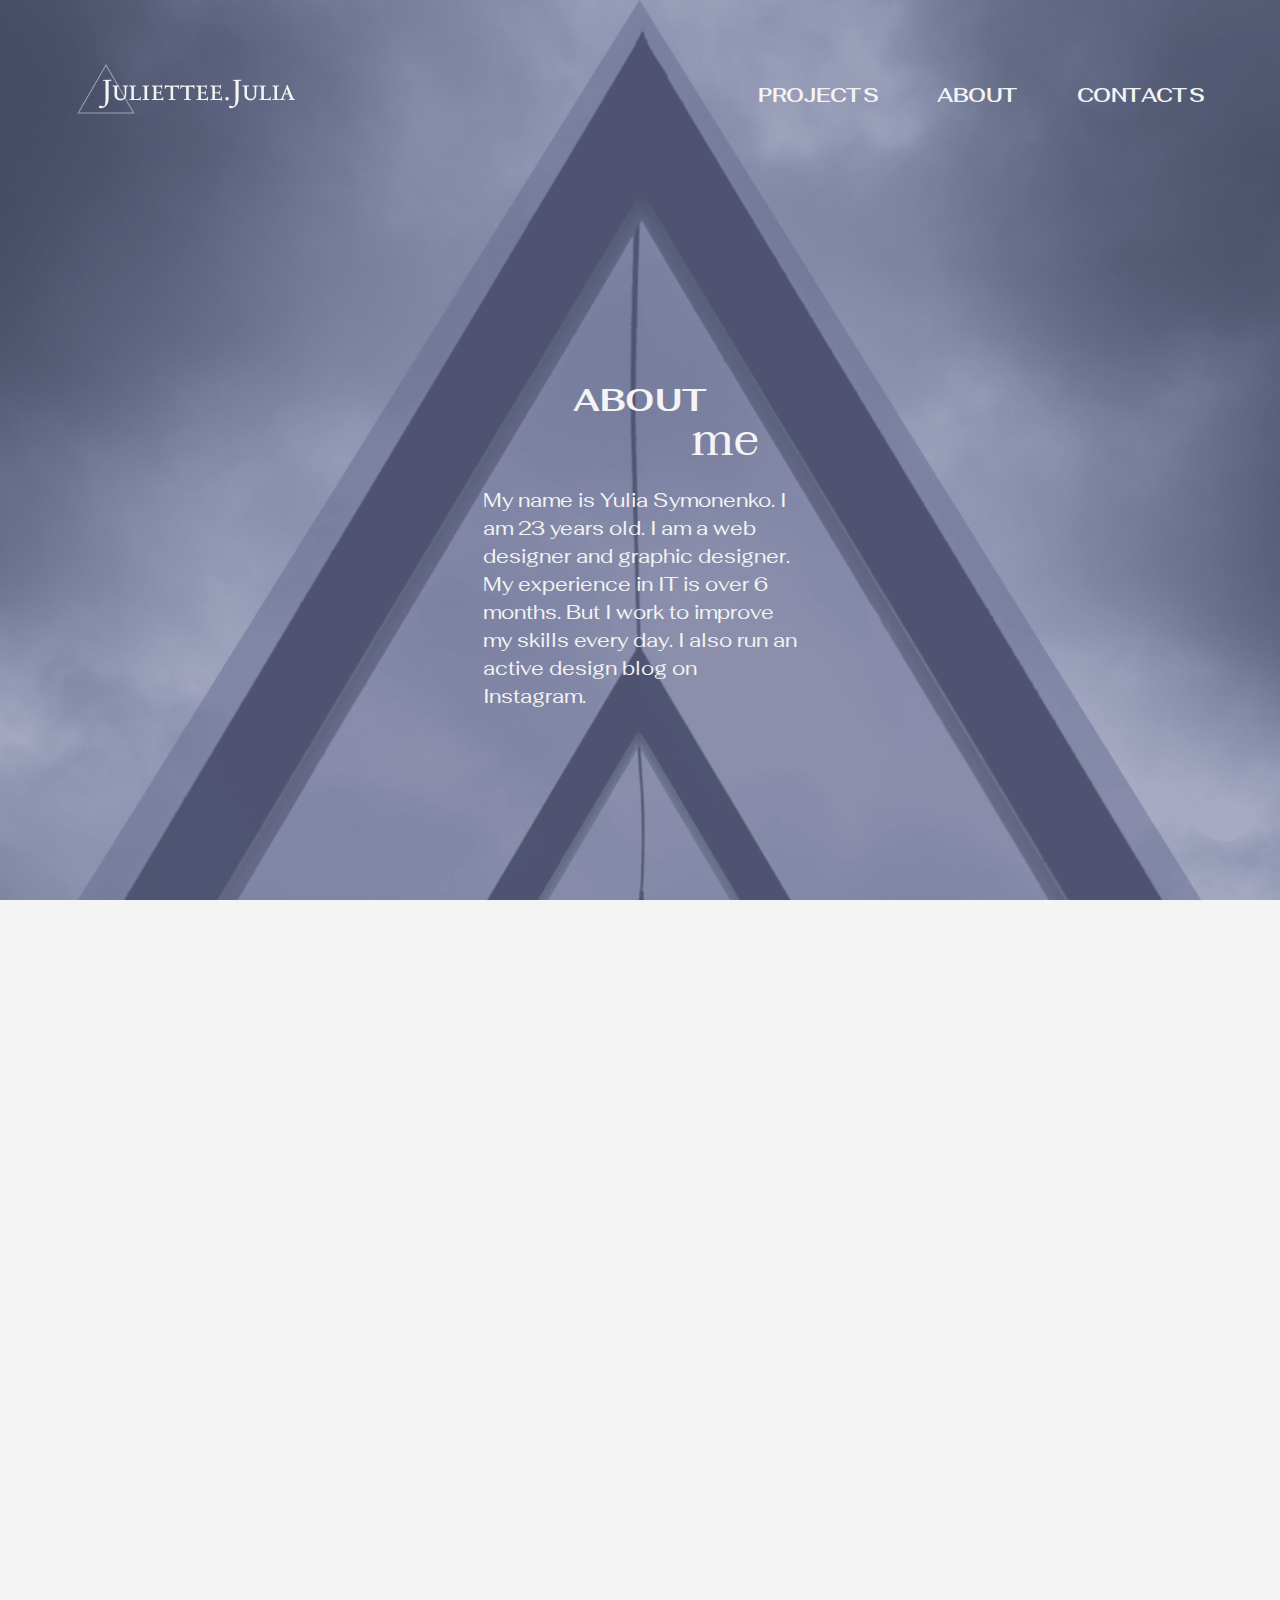
<file: about.html>
<!doctype html>
<html xmlns="http://www.w3.org/1999/xhtml">

<head>
    <meta http-equiv="Content-Type" content="text/html; charset=utf-8" />
    <meta name="viewport" content="width=device-width; initial-scale=1" />

    <!-- THEME STYLES-->
    <link rel="stylesheet" href="./sass/fullpage.min.css" type="text/css" />
    <link rel="stylesheet" href="./sass/fonts.css" type="text/css" />

    <!-- STYLES-->
    <link rel="stylesheet" href="./css/all.css" type="text/css" />

    <!-- THEME FONTS-->
    <link href="https://fonts.googleapis.com/css2?family=Fahkwang:ital,wght@0,400;0,500;0,600;0,700;1,600&display=swap"
        rel="stylesheet">
    <link href="https://fonts.googleapis.com/css2?family=Taviraj:ital,wght@1,400;1,500&display=swap" rel="stylesheet">

    <title>Projects</title>

</head>

<body>
    <div id="wrapper">
        <div id="fullpage">
            <!-- FIRST SECTION START ONE -->
            <div class="section about-first-screen overlay-pr">
                <header class="header-white">
                    <div class="layout">
                        <div class="header_logo">
                            <a href="first-screen.html"><img src="./images/img_footer-logo.png" alt="florensi"></a>
                            <h1>florensi</h1>
                        </div>
                        <div class="header_nav">
                            <nav>
                                <ul class="nav__menu">
                                    <li class="nav__menu_items">
                                        <a href="index.html" class="nav__menu_items-link">projects</a>
                                    </li>
                                    <li class="nav__menu_items">
                                        <a href="about.html" class="nav__menu_items-link">about</a>
                                    </li>
                                    <li class="nav__menu_items">
                                        <a href="contacts.html" class="nav__menu_items-link">contacts</a>
                                    </li>
                                </ul>
                            </nav>
                        </div>
                        <div class="header-burger">
                            <div class="burger-nav">
                                <span class="burger-line-top"></span>
                                <span class="burger-line-center"></span>
                                <span class="burger-line-bottom"></span>
                            </div>
                            <ul class="header-burger__menu">
                                <li class="header-burger__menu_items">
                                    <a href="index.html" class="header-burger__menu_items-link">projects</a>
                                </li>
                                <li class="header-burger__menu_items">
                                    <a href="about.html" class="header-burger__menu_items-link">about</a>
                                </li>
                                <li class="header-burger__menu_items">
                                    <a href="contacts.html" class="header-burger__menu_items-link">contacts</a>
                                </li>
                            </ul>
                        </div>
                    </div>
                </header>
                <div class="layout">
                    <div class="wrapper-about_pages-content">
                        <h3 class="project-pages_tittle-about" style="color: #f4f4f4; font-size: 32px;">about</h3>
                        <span class="tittle_about-italic" style="color: #f4f4f4; font-size: 48px;">me</span>
                        <div class="project-pages_description-box_pages">
                            <p class="project-pages_description_pages about_pages-des">
                                My name is Yulia Symonenko. I am 23 years old. I am a web designer and graphic designer.
                                My experience in IT is over 6 months. But I work to improve my skills every day. I also
                                run an active design blog on Instagram.
                            </p>
                        </div>
                    </div>
                </div>
            </div><!-- END-->

            <!-- FIRST SECTION START TWO -->
            <div class="section about-full-screen">
                <!-- SECTION HEADER 2 START -->
                <section class="section-header">
                    <div class="layout">
                        <div class="header_logo">
                            <a href="first-screen.html"><img src="./images/img_header-logo.png" alt="florensi"></a>
                            <h1>florensi</h1>
                        </div>
                        <div class="header_nav">
                            <nav>
                                <ul class="nav__menu">
                                    <li class="nav__menu_items">
                                        <a href="index.html" class="nav__menu_items-link">projects</a>
                                    </li>
                                    <li class="nav__menu_items">
                                        <a href="about.html" class="nav__menu_items-link">about</a>
                                    </li>
                                    <li class="nav__menu_items">
                                        <a href="contacts.html" class="nav__menu_items-link">contacts</a>
                                    </li>
                                </ul>
                            </nav>
                        </div>
                    </div>
                </section><!-- END-->

                <!-- TITTLE AUTHOR START -->
                <div class="tittle-author">
                    <div class="layout">
                        <h2 class="tittle-author">Yuliia Symonenko</h2>
                        <div class="box-description">
                            <span class="tittle-author-italic">web-designer & freelancer</span>
                        </div>
                    </div>
                </div><!-- END-->

                <!-- ABOUT AUTHOR START -->
                <div class="about-author">
                    <div class="layout">
                        <div class="wrapper__about-author-box">
                            <div class="author-text">
                                <h3 class="project-pages_tittle-about">about</h3>
                                <span class="tittle_about-italic">me</span>
                                <p class="project-pages_description text-left" style="padding-top: 54px;">
                                    My name is Yulia Symonenko. I am 23 years old. I am a web designer and graphic
                                    designer. My experience in IT is over 6 months. But I work to improve my skills
                                    every day. I also run an active design blog on Instagram.
                                </p>

                                <p class="project-pages_description text-left" style="padding-top: 50px;">
                                    Now I work as a freelancer and am looking for clients for cooperation to gain new
                                    experience and partnerships. So do not hesitate and contact me by mail or social
                                    networks.
                                </p>
                            </div>
                            <div class="author-photo">
                                <img src="./images/img_author-photo.png" alt="author-photo">
                            </div>
                        </div>
                    </div>
                </div><!-- END-->

                <!-- EDICATION START -->
                <div class="layout">
                    <div class="education">
                            <h3 class="tittle_about-italic">education</h3>
                            <p class="project-pages_description text-left" style="padding-top: 46px;">
                                I have successfully completed two courses in web design and one in website development in
                                several IT schools. During my studies, I improved my skills in such programs as Photoshop,
                                Figma, Adobe Illustrator and another and I have experience of a work in a team of several
                                designers on a common project.
                            </p>
                    </div>
                </div><!-- END-->

                <!-- PRINCIPLES START -->
                <div class="layout">
                    <div class="principles">
                        <div class="layout">
                            <h3 class="tittle_about-italic text-right">principles</h3>
                            <div class="principles-list">
    
                                <div class="principles-item">
                                    <span class="tittle_about-italic-pg number-item num-1">01</span>
                                    <p class="project-pages_description">
                                        I always adhere to the deadlines and value your time.
                                    </p>
                                </div>
    
                                <div class="principles-item">
                                    <span class="tittle_about-italic-pg number-item num-2">02</span>
                                    <p class="project-pages_description">
                                        I provide full support and customer feedback throughout the project.
                                    </p>
                                </div>
    
                                <div class="principles-item">
                                    <span class="tittle_about-italic-pg number-item num-3">03</span>
                                    <p class="project-pages_description">
                                        My motto: good design — satisfied customers.
                                    </p>
                                </div>
                            </div>
                        </div>
                    </div>
                </div><!-- END-->

                <!-- WORKFLOW START -->
                <div class="workflow">
                    <div class="layout">
                        <h3 class="tittle_about-italic-pg text-left">work flow</h3>
                    </div>

                    <div class="ticker">
                        <div class="marquee">
                            <ul class="ticker__menu">
                                <li class="ticker__menu_item">
                                    <a href="#" class="ticker__menu_item-link">briefing</a>
                                    <img src="./images/icon_arrow-right.svg" alt="">
                                </li>
                                <li class="ticker__menu_item">
                                    <a href="#" class="ticker__menu_item-link">research</a>
                                    <img src="./images/icon_arrow-right.svg" alt="">
                                </li>
                                <li class="ticker__menu_item">
                                    <a href="#" class="ticker__menu_item-link">brainstorm</a>
                                    <img src="./images/icon_arrow-right.svg" alt="">
                                </li>
                                <li class="ticker__menu_item">
                                    <a href="#" class="ticker__menu_item-link">create</a>
                                    <img src="./images/icon_arrow-right.svg" alt="">
                                </li>
                                <li class="ticker__menu_item">
                                    <a href="#" class="ticker__menu_item-link">launch</a>
                                    <img src="./images/icon_arrow-right.svg" alt="">
                                </li>
                            </ul>
                        </div>
                    </div>

                </div><!-- END-->

                <!-- PRICES START -->
                <div class="prices">
                    <div class="layout">
                        <span class="big-text">prices</span>
                        <div class="wrapper-prices">
                            <a href="#" class="project-pages_tittle-about">download<span class="tittle_about-italic">pricing</span></a>
                        </div>
                    </div>
                </div><!-- END-->

                <!-- PROJECT PAGES PAGINATION START-->
                <section class="project-pages_pagination">
                    <div class="layout">
                        <div class="wrapper_pagination">
                            <div class="previous">
                                <img src="./images/icon_arrow-left.svg" alt="">
                                <a href="cactusmania.html" class="previous-link">previous</a>
                            </div>
                            <div class="next">
                                <a href="mio-caro.html" class="next-link">next</a>
                                <img src="./images/icon_arrow-right.svg" alt="">
                            </div>
                        </div>
                    </div>
                </section><!-- END-->
                <!-- PROJECT PAGES FOOTER START-->
                <footer>
                    <div class="layout">
                        <div class="wrapper-footer">
                            <div class="footer_logo">
                                <a href="#"><img src="./images/img_footer-logo.png" alt="florensi"></a>
                                <h1>florensi</h1>
                            </div>
                            <div class="footer_social">
                                <ul class="social__menu">
                                    <li class="social__menu_item">
                                        <a href="#" class="social__menu_item-link">Behance</a>
                                    </li>
                                    <li class="social__menu_item">
                                        <a href="#" class="social__menu_item-link">Linkedin</a>
                                    </li>
                                    <li class="social__menu_item">
                                        <a href="#" class="social__menu_item-link">Instagram</a>
                                    </li>
                                </ul>
                            </div>
                            <div class="footer_nav">
                                <ul class="nav__menu">
                                    <li class="nav__menu_item">
                                        <a href="#" class="nav__menu_item-link">projects</a>
                                    </li>
                                    <li class="nav__menu_item">
                                        <a href="#" class="nav__menu_item-link">about</a>
                                    </li>
                                    <li class="nav__menu_item">
                                        <a href="#" class="nav__menu_item-link">contacts</a>
                                    </li>
                                </ul>
                            </div>
                        </div>
                    </div>
                </footer><!-- END-->
            </div><!-- END-->

        </div>
        <script type="text/javascript" src="./js/jquery-3.6.0.min.js"></script>
        <script type="text/javascript" src="./js/scrolloverflow.min.js"></script>
        <script type="text/javascript" src="./js/fullpage.min.js"></script>
        <script type="text/javascript" src="./js/jquery.marquee.min.js"></script>

        <script>
            $('.marquee').marquee({
                duration: 6000,
                delayBeforeStart: 0,
                direction: 'left',
                duplicated: true,
            });
        </script>

        <script type="text/javascript">
            $(document).ready(function () {
                $('#fullpage').fullpage({
                    verticalCentered: false,
                    scrollOverflow: true,
                    scrollOverflowOptions: {
                        scrollbars: true,
                        bounce: false,
                    },
                });
            });
        </script>

        <script>
            // Burger Menu
            $(function () {
                $('.header-burger').click(function(event){
                    $('.header-burger__menu,.burger-line-top,.burger-line-center,.burger-line-bottom').toggleClass('active');
                });
            });
        </script>
</body>

</html>
</file>
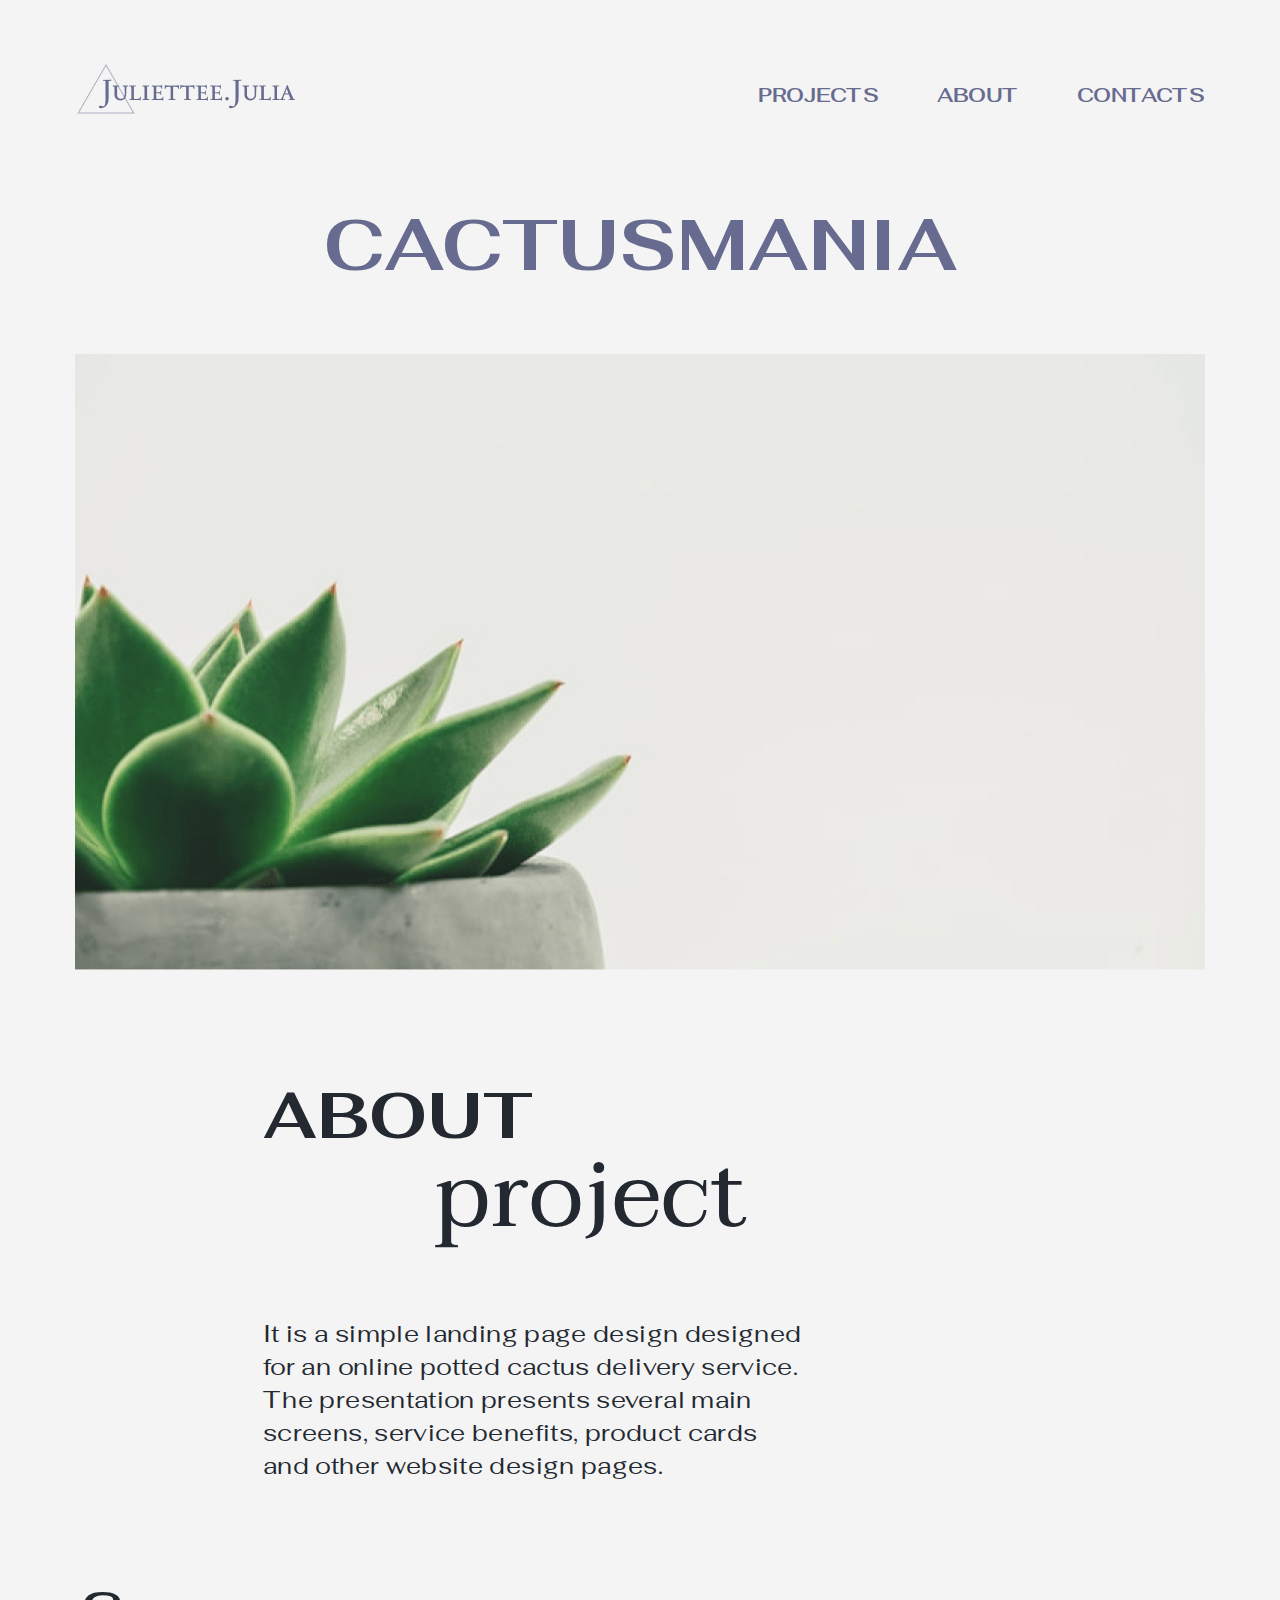
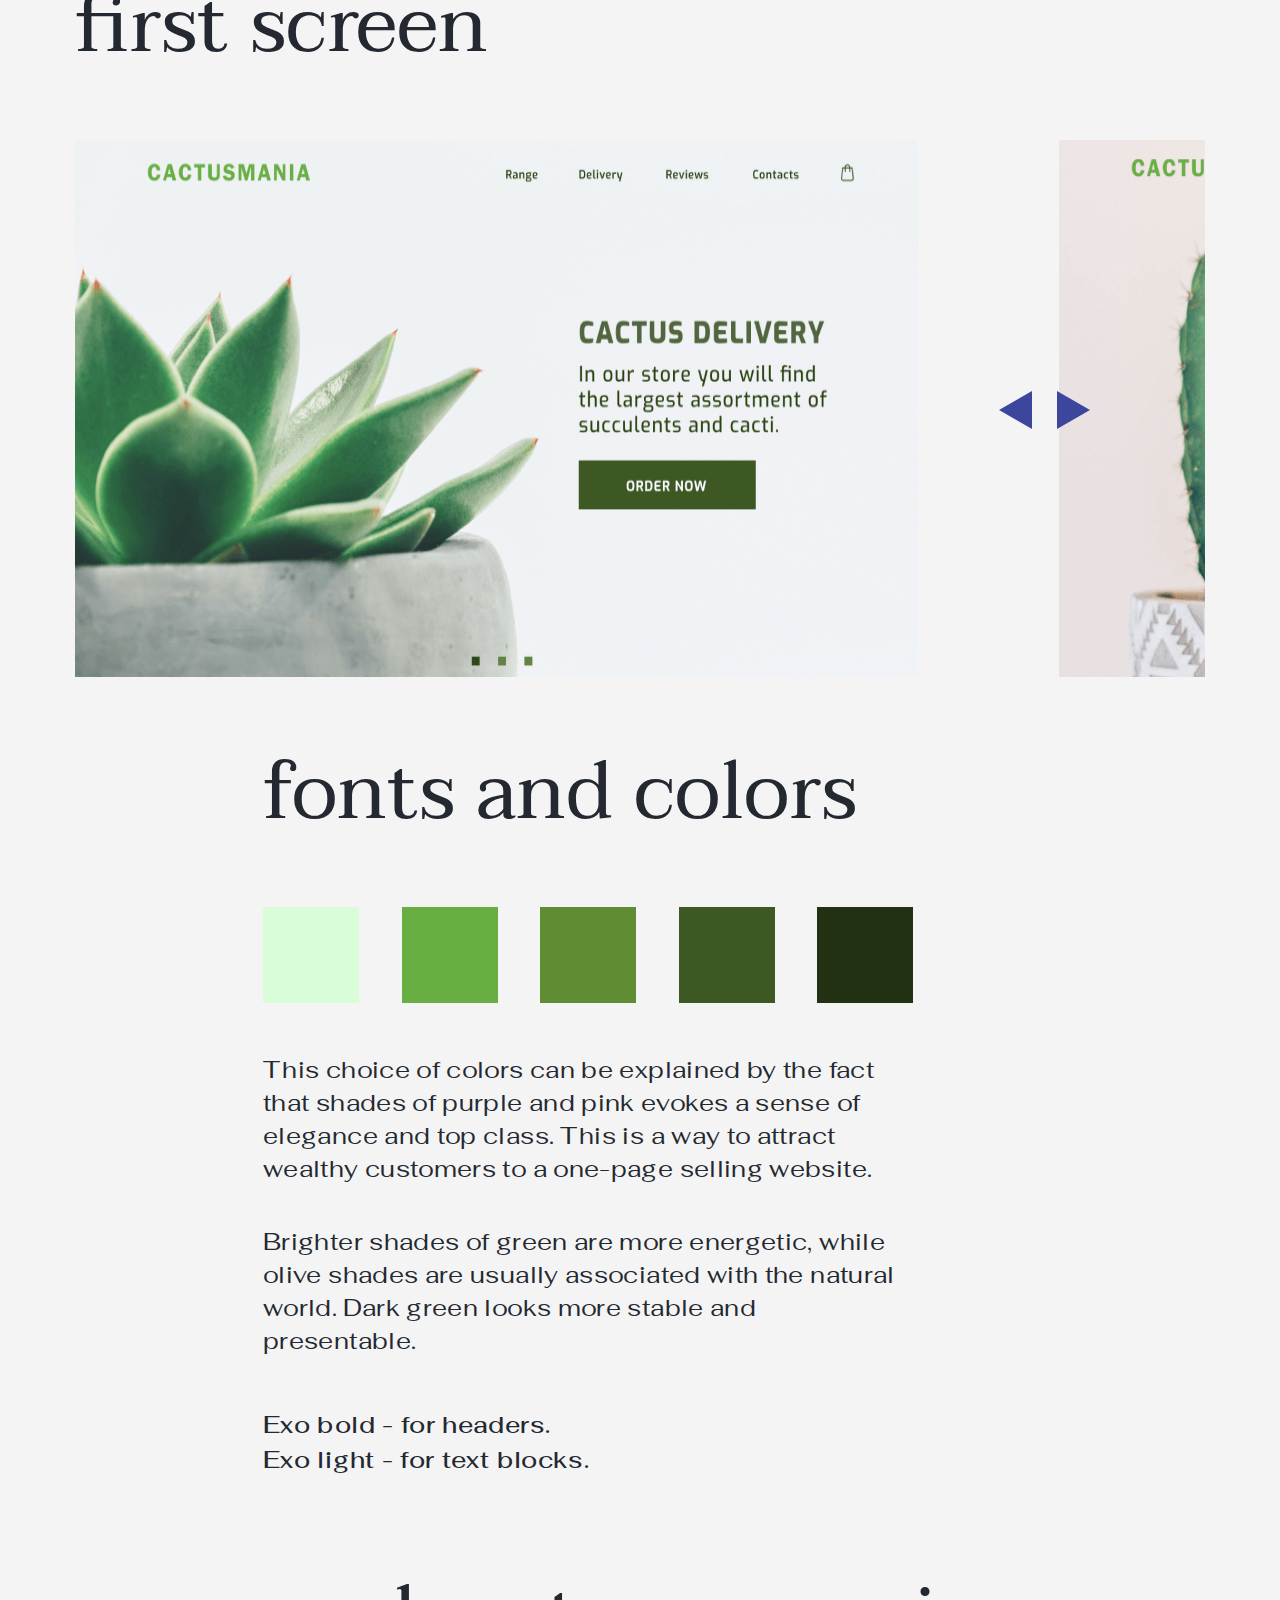
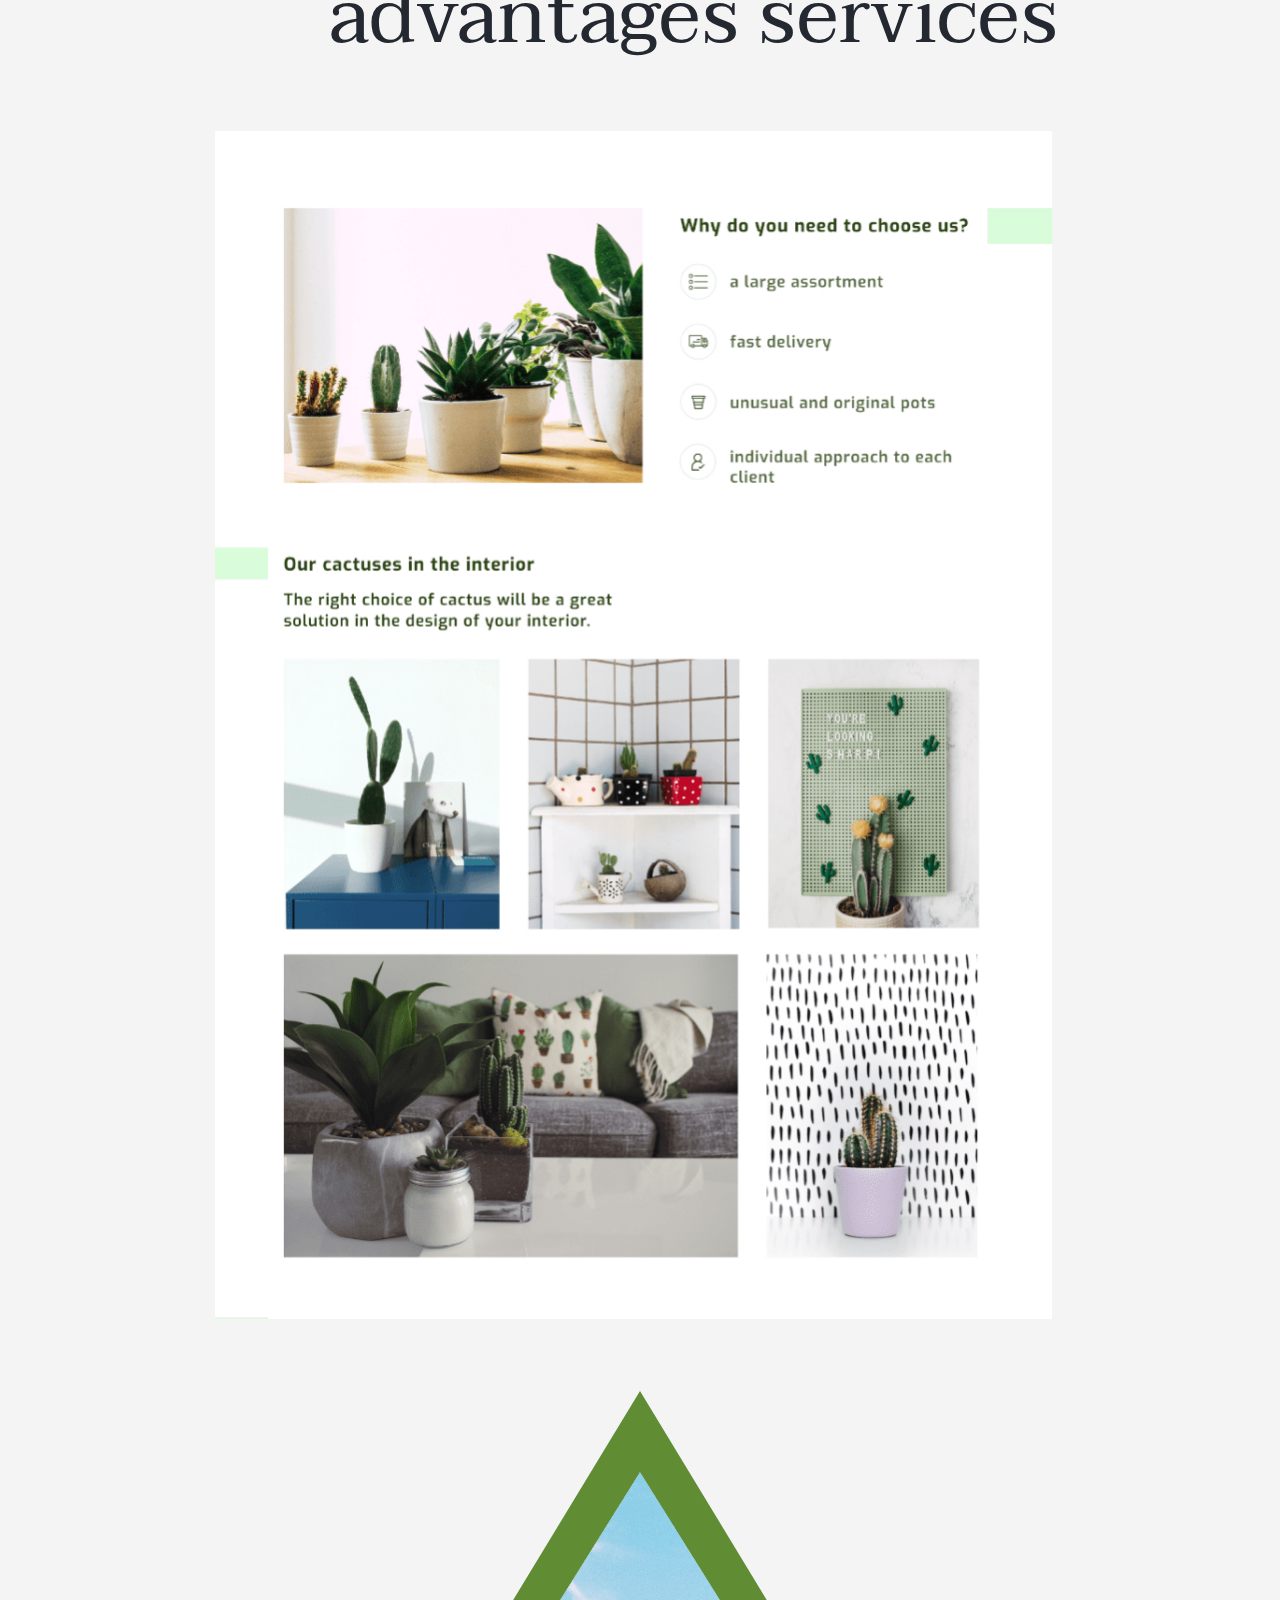
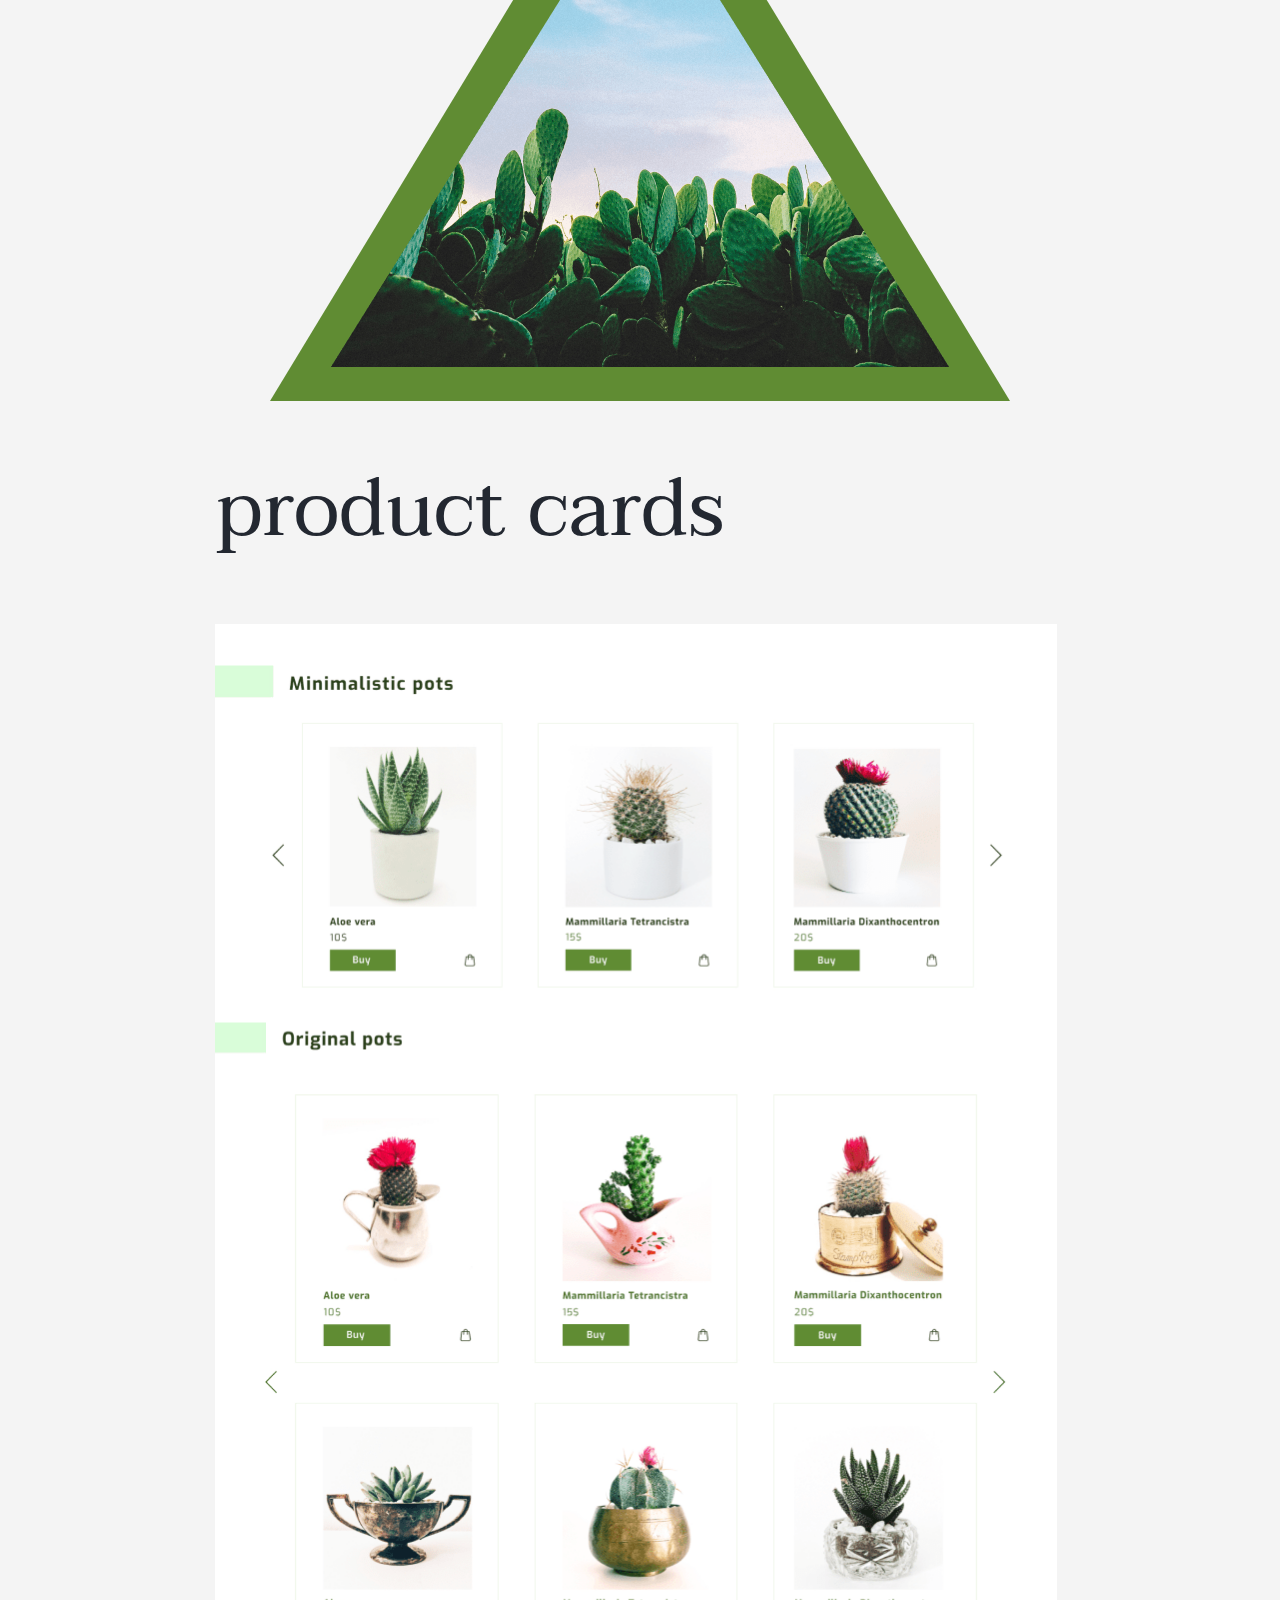
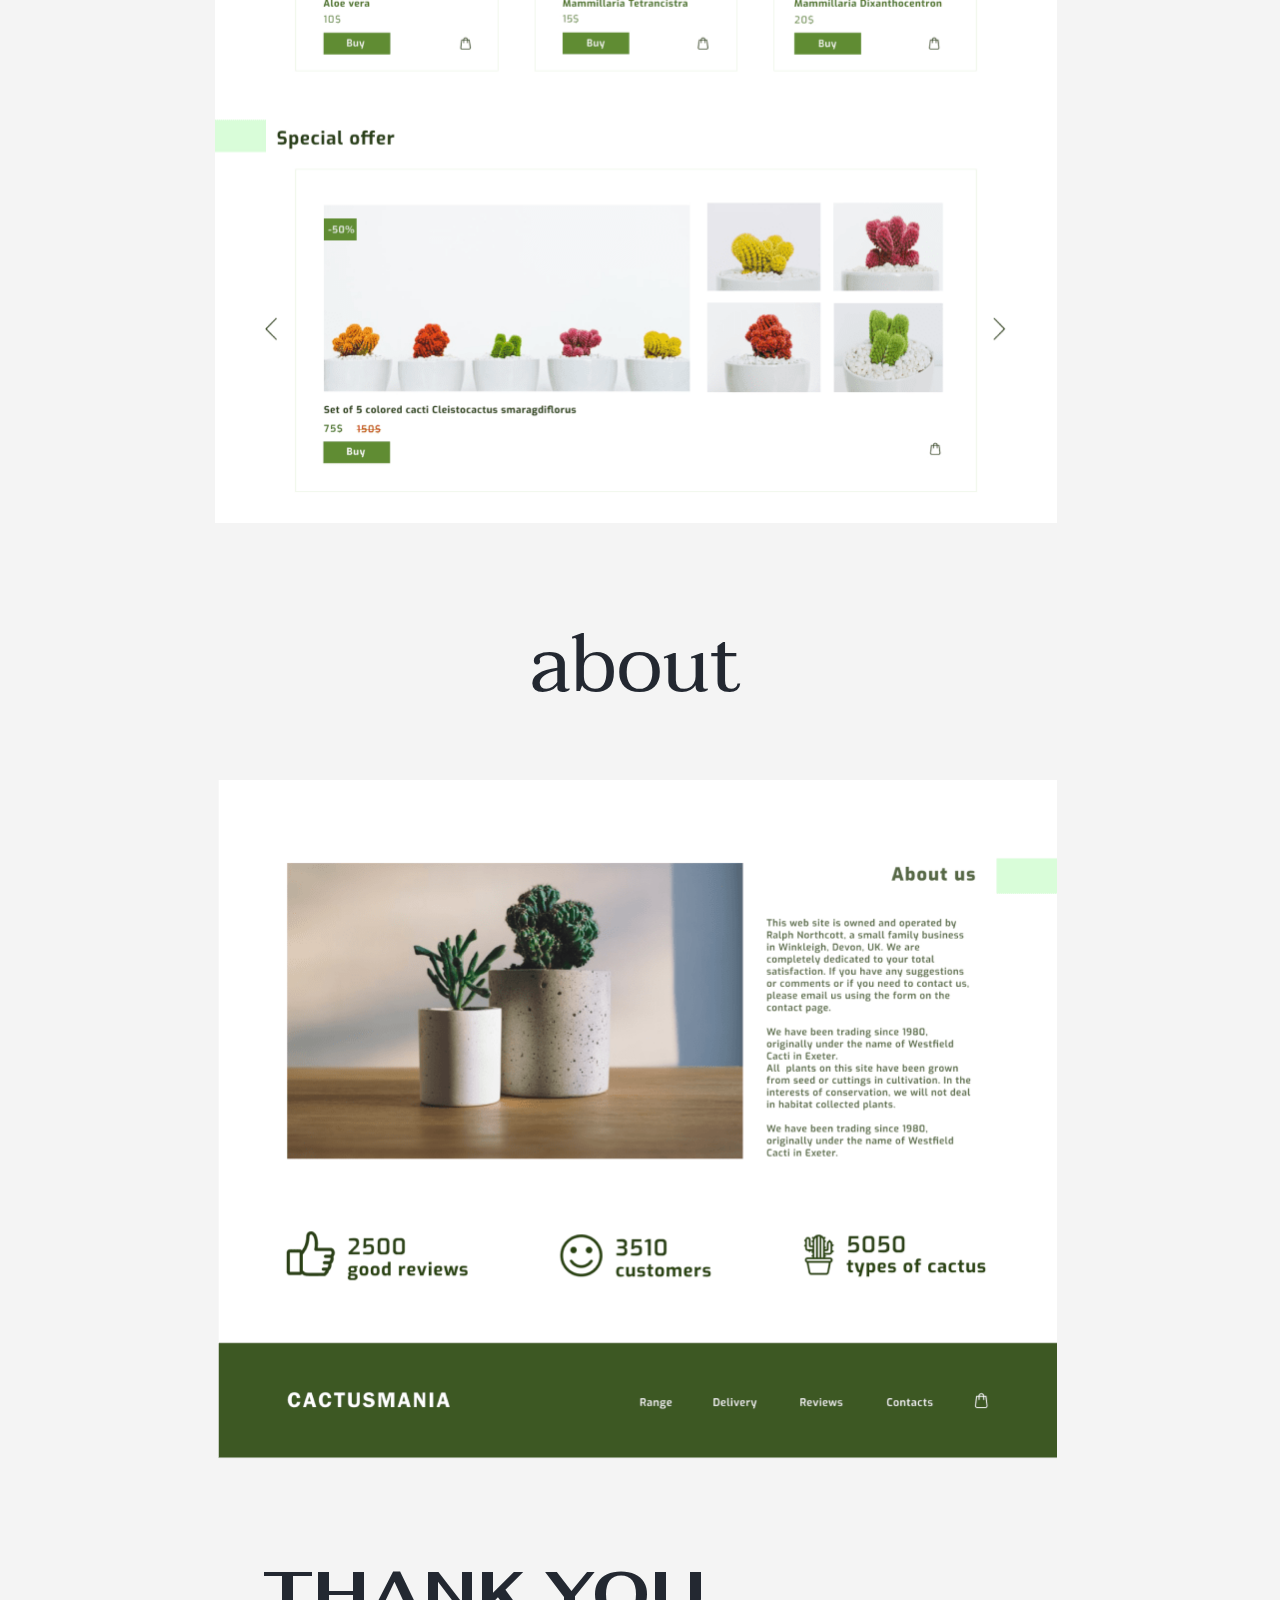
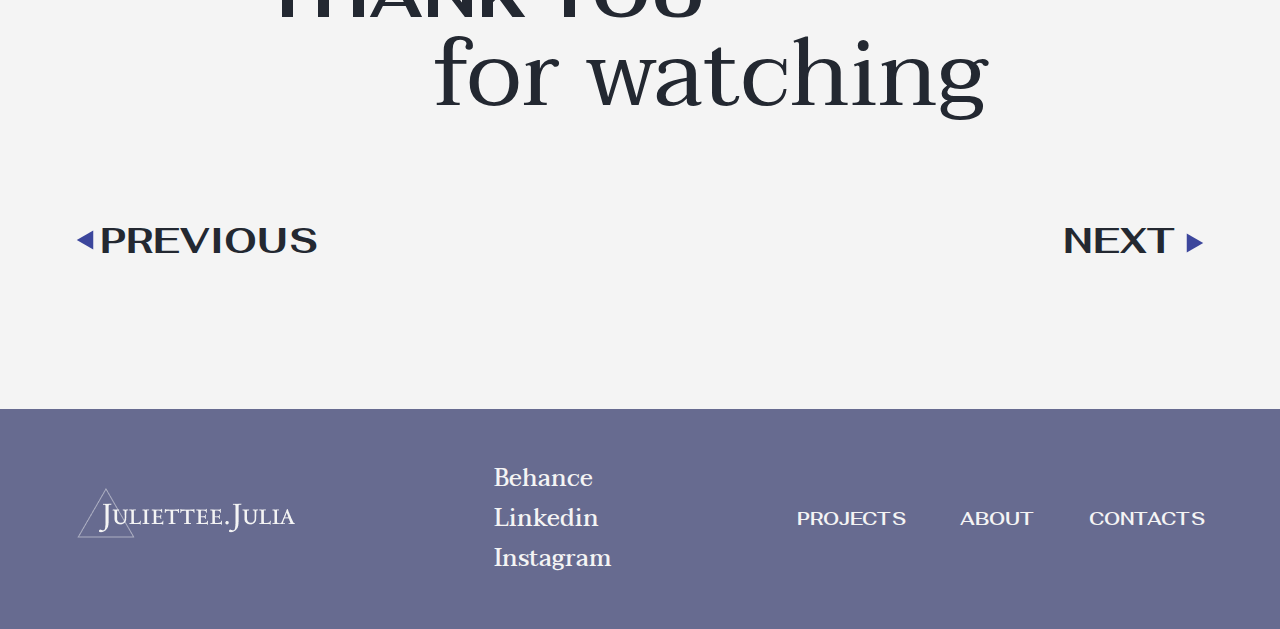
<file: cactusmania.html>
<!doctype html>
<html xmlns="http://www.w3.org/1999/xhtml">

<head>
	<meta http-equiv="Content-Type" content="text/html; charset=utf-8" />
	<meta name="viewport" content="width=device-width; initial-scale=1" />

	<!-- THEME STYLES-->
	<link rel="stylesheet" href="./sass/jquery.fancybox.min.css" type="text/css" />
	<link rel="stylesheet" href="./sass/owl.carousel.min.css" type="text/css" />
	<link rel="stylesheet" href="./sass/fonts.css" type="text/css" />

	<!-- STYLES-->
	<link rel="stylesheet" href="./css/all.css" type="text/css" />

	<!-- THEME FONTS-->
	<link href="https://fonts.googleapis.com/css2?family=Fahkwang:ital,wght@0,400;0,500;0,600;0,700;1,600&display=swap" rel="stylesheet">
	<link href="https://fonts.googleapis.com/css2?family=Taviraj:ital,wght@1,400;1,500&display=swap" rel="stylesheet">

	<title>Cactusmania</title>

</head>

<body>
	<div id="wrapper">
        <!-- HEADER START-->
		<header>
			<div class="layout">
				<div class="header_logo">
					<a href="first-screen.html"><img src="./images/img_header-logo.png" alt="cactusmania"></a>
					<h1>cactusmania</h1>
				</div>
				<div class="header_nav">
					<nav>
						<ul class="nav__menu">
							<li class="nav__menu_items">
								<a href="index.html" class="nav__menu_items-link">projects</a>
							</li>
							<li class="nav__menu_items">
								<a href="about.html" class="nav__menu_items-link">about</a>
							</li>
							<li class="nav__menu_items">
								<a href="contacts.html" class="nav__menu_items-link">contacts</a>
							</li>
						</ul>
					</nav>
				</div>
				<div class="header-burger">
					<div class="burger-nav">
						<span class="burger-line-top"></span>
						<span class="burger-line-center"></span>
						<span class="burger-line-bottom"></span>
					</div>
					<ul class="header-burger__menu">
						<li class="header-burger__menu_items">
							<a href="index.html" class="header-burger__menu_items-link">projects</a>
						</li>
						<li class="header-burger__menu_items">
							<a href="about.html" class="header-burger__menu_items-link">about</a>
						</li>
						<li class="header-burger__menu_items">
							<a href="contacts.html" class="header-burger__menu_items-link">contacts</a>
						</li>
					</ul>
				</div>
			</div>
		</header><!-- END-->

		<!-- PROJECT PAGES MAIN START-->
		<section class="project-pages_main">
			<div class="layout">
				<h2 class="project-pages_tittle-main text-center">cactusmania</h2>
				<div class="main_img-box">
					<img src="./images/img_cactusmania_banner.png" alt="florensi" class="main_img">
				</div>
			</div>
		</section><!-- END-->

		<!-- PROJECT PAGES ABOUT START-->
		<section class="project-pages_about">
			<div class="layout">
				<div class="wrapper-about-content">
					<h3 class="project-pages_tittle-about">about</h3>
					<span class="tittle_about-italic">project</span>
					<div class="project-pages_description-box">
						<p class="project-pages_description">
							It is a simple landing page design designed for an online potted cactus delivery service. The presentation presents several main screens, service benefits, product cards and other website design pages.
						</p>
					</div>
				</div>
			</div>
		</section><!-- END-->

		<!-- PROJECT PAGES TOP SLIDER START-->
		<section class="project-pages_slider">
			<div class="layout">
				<h3 class="project-pages_tittle-block text-left">first screen</h3>
				<div class="owl-carousel owl-theme">
					<div class="item"><img src="./images/slider/img_cactusmania_slider_1.png" alt=""></div>
					<div class="item"><img src="./images/slider/img_cactusmania_slider_2.png" alt=""></div>
				</div>
			</div>
		</section><!-- END-->

		<!-- PROJECT PAGES FONTS AND COLORS START-->
		<section class="project-pages_fonts-colors">
			<div class="layout">
				<div class="wrapper-fonts-colors-content">
					<h3 class="project-pages_tittle-block text-left">fonts and colors</h3>
					<div class="project-pages_fonts-colors-box">
						<ul class="fonts-colors__listitems">
							<li class="listitems_cactusmania"></li>
							<li class="listitems_cactusmania"></li>
							<li class="listitems_cactusmania"></li>
							<li class="listitems_cactusmania"></li>
							<li class="listitems_cactusmania"></li>
						</ul>
					</div>
					<p class="project-pages_description" style="padding-bottom: 40px;">
						This choice of colors can be explained by the fact that shades of purple and pink
						evokes a sense of elegance and top class. This is a way to attract wealthy customers to a
						one-page selling website.
					</p>
					<p class="project-pages_description" style="padding-bottom: 50px;">
						Brighter shades of green are more energetic, while olive shades are usually associated with the natural world. Dark green looks more stable and presentable.
					</p>
					<p class="project-pages_description_2">
						Exo bold - for headers. 
					</p>
					<p class="project-pages_description_2">
						Exo light - for text blocks.
					</p>
				</div>
			</div>
		</section><!-- END-->

		<!-- PROJECT PAGES ADVANTAGES SERVICES START-->
		<section class="project-pages_blocks">
			<div class="layout">
				<div class="wrapper-content">
					<h3 class="project-pages_tittle-block text-right">advantages services</h3>
					<div class="block_img">
						<img src="./images/img_cactusmania-advantages.png" alt="">
					</div>
				</div>
			</div>
		</section><!-- END-->

		<!-- PROJECT PAGES TRIANGLE START -->
		<section class="project-pages_triangle">
			<div class="layout">
				<div class="wrapper-triangle">
					<div class="triangle-item bg_cl-cm"></div>
					<div class="triangle-img">
						<a data-fancybox="gallery" href="./images/img_cactusmania_triangle-full.png">
							<img src="./images/img_cactusmania_triangle-small.png" alt="">
						</a>
					</div>
			</div>
			</div>
		</section><!-- END -->

		<!-- PROJECT PAGES PRODUCT CARDS START-->
		<section class="project-pages_blocks">
			<div class="layout">
				<div class="wrapper-content">
					<h3 class="project-pages_tittle-block text-left">product cards</h3>
					<div class="block_img">
						<img src="./images/img_cactusmania-product-cards.png" alt="">
					</div>
				</div>
			</div>
		</section><!-- END-->

		<!-- PROJECT PAGES ABOUT START-->
		<section class="project-pages_blocks">
			<div class="layout">
				<div class="wrapper-content">
					<h3 class="project-pages_tittle-block text-center">about</h3>
					<div class="block_img">
						<img src="./images/img_cactusmania-about.png" alt="">
					</div>
				</div>
			</div>
		</section><!-- END-->

		<!-- PROJECT PAGES THANKS START-->
		<section class="project-pages_thanks">
			<div class="layout">
				<div class="wrapper-thanks-content">
					<h3 class="project-pages_tittle-about">thank you</h3>
					<span class="tittle_about-italic">for watching</span>
				</div>
			</div>
		</section><!-- END-->

		<!-- PROJECT PAGES PAGINATION START-->
		<section class="project-pages_pagination">
			<div class="layout">
				<div class="wrapper_pagination">
					<div class="previous">
						<img src="./images/icon_arrow-left.svg" alt="">
						<a href="mio-caro.html" class="previous-link">previous</a>
					</div>
					<div class="next">
						<a href="florensi.html" class="next-link">next</a>
						<img src="./images/icon_arrow-right.svg" alt="">
					</div>
				</div>
			</div>
		</section><!-- END-->

		<!-- PROJECT PAGES PAGINATION START-->
		<footer>
			<div class="layout">
				<div class="wrapper-footer">
					<div class="footer_logo">
						<a href="#"><img src="./images/img_footer-logo.png" alt="cactusmania"></a>
						<h1>cactusmania</h1>
					</div>
					<div class="footer_social">
						<ul class="social__menu">
							<li class="social__menu_item">
								<a href="#" class="social__menu_item-link">Behance</a>
							</li>
							<li class="social__menu_item">
								<a href="#" class="social__menu_item-link">Linkedin</a>
							</li>
							<li class="social__menu_item">
								<a href="#" class="social__menu_item-link">Instagram</a>
							</li>
						</ul>
					</div>
					<div class="footer_nav">
						<ul class="nav__menu">
							<li class="nav__menu_item">
								<a href="index.html" class="nav__menu_item-link">projects</a>
							</li>
							<li class="nav__menu_item">
								<a href="about.html" class="nav__menu_item-link">about</a>
							</li>
							<li class="nav__menu_item">
								<a href="contacts.html" class="nav__menu_item-link">contacts</a>
							</li>
						</ul>
					</div>
				</div>
			</div>
		</footer><!-- END-->
	</div>

	<script type="text/javascript" src="./js/jquery-3.6.0.min.js"></script>
	<script type="text/javascript" src="./js/jquery.fancybox.min.js"></script>
	<script type="text/javascript" src="./js/owl.carousel.min.js"></script>
	<script type="text/javascript" src="./js/main.js"></script>
</body>

</html>
</file>
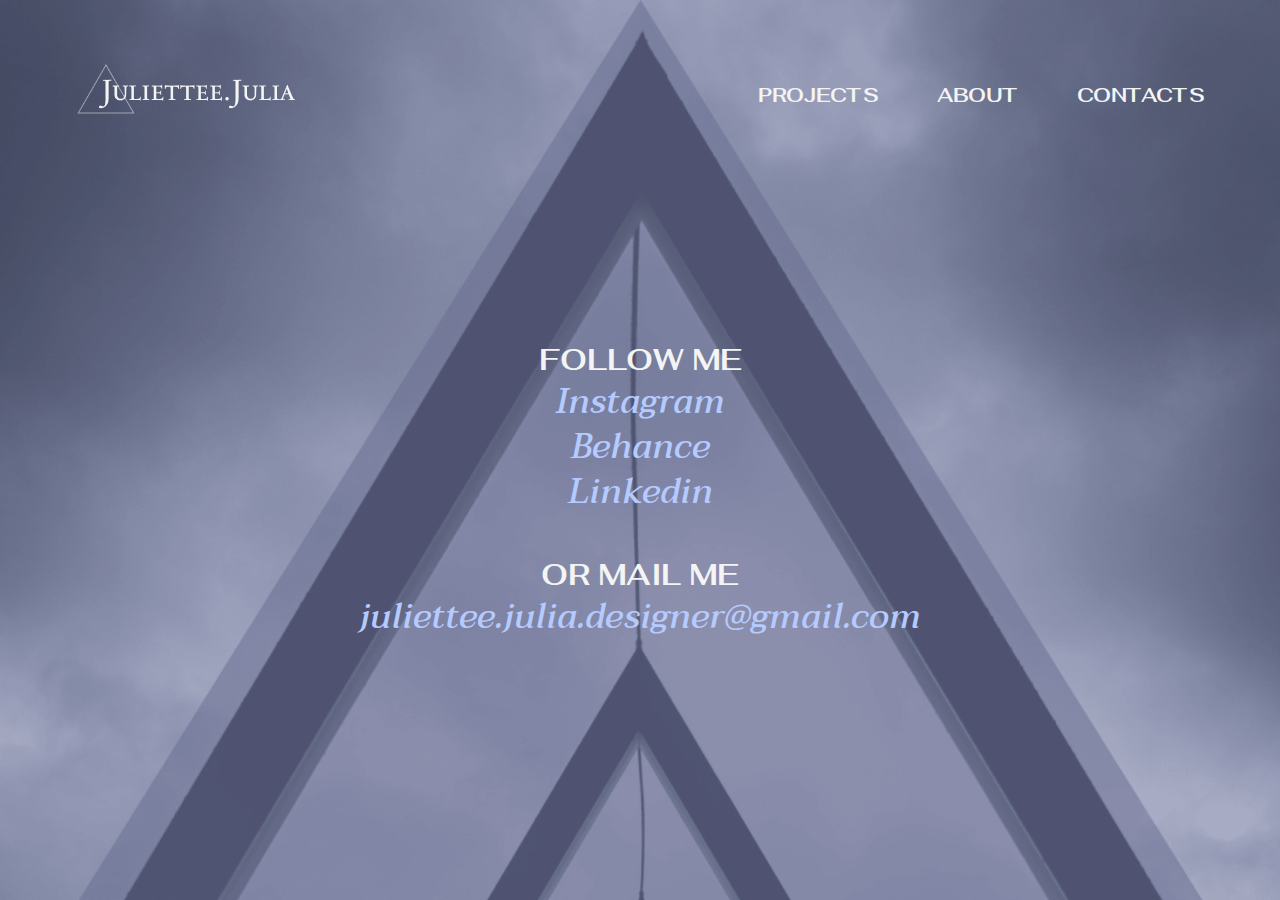
<file: contacts.html>
<!doctype html>
<html xmlns="http://www.w3.org/1999/xhtml">

<head>
    <meta http-equiv="Content-Type" content="text/html; charset=utf-8" />
    <meta name="viewport" content="width=device-width; initial-scale=1, maximim-scale=1.0, user-scalable=no" />

    <!-- THEME STYLES-->
    <link rel="stylesheet" href="./sass/fonts.css" type="text/css" />

    <!-- STYLES-->
    <link rel="stylesheet" href="./css/all.css" type="text/css" />

    <!-- THEME FONTS-->
    <link href="https://fonts.googleapis.com/css2?family=Fahkwang:ital,wght@0,400;0,500;0,600;0,700;1,600&display=swap" rel="stylesheet">
    <link href="https://fonts.googleapis.com/css2?family=Taviraj:ital,wght@1,400;1,500&display=swap" rel="stylesheet">

    <title>Contacts</title>

</head>

<body>
    <div id="wrapper">
        <div class="overlay-contacts">
            <header class="header-white">
                <!-- HEADER START-->
                <div class="layout">
                    <div class="header_logo">
                        <a href="first-screen.html"><img src="./images/img_footer-logo.png" alt="florensi"></a>
                        <h1>JulietteJulia</h1>
                    </div>
                    <div class="header_nav">
                        <nav>
                            <ul class="nav__menu">
                                <li class="nav__menu_items">
                                    <a href="index.html" class="nav__menu_items-link">projects</a>
                                </li>
                                <li class="nav__menu_items">
                                    <a href="about.html" class="nav__menu_items-link">about</a>
                                </li>
                                <li class="nav__menu_items">
                                    <a href="contacts.html" class="nav__menu_items-link">contacts</a>
                                </li>
                            </ul>
                        </nav>
                    </div>
                    <div class="header-burger">
                        <div class="burger-nav">
                            <span class="burger-line-top"></span>
                            <span class="burger-line-center"></span>
                            <span class="burger-line-bottom"></span>
                        </div>
                        <ul class="header-burger__menu">
                            <li class="header-burger__menu_items">
                                <a href="index.html" class="header-burger__menu_items-link">projects</a>
                            </li>
                            <li class="header-burger__menu_items">
                                <a href="about.html" class="header-burger__menu_items-link">about</a>
                            </li>
                            <li class="header-burger__menu_items">
                                <a href="contacts.html" class="header-burger__menu_items-link">contacts</a>
                            </li>
                        </ul>
                    </div>
                </div>
            </header><!-- END-->

            <!-- CONTACTS START-->
            <section class="contacts">
                <div class="layout">
                    <div class="contacts-box">
                        <h4 class="contacts-box-tittle">follow me</h4>
                        <ul>
                            <li class="contacts-item"><a href="#" class="contacts-item-link">Instagram</a></li>
                            <li class="contacts-item"><a href="#" class="contacts-item-link">Behance</a></li>
                            <li class="contacts-item"><a href="#" class="contacts-item-link">Linkedin</a></li>
                        </ul>
                        <h4 class="contacts-box-tittle" style="padding-top: 40px;">or mail me</h4>
                        <ul>
                            <li class="contacts-item">
                                <a href="mailto:juliettee.julia.designer@gmail.com" class="contacts-item-link">juliettee.julia.designer@gmail.com</a>
                            </li>
                        </ul>
                    </div>
                </div>
            </section><!-- END-->
        </div>

    </div>
    
    <script type="text/javascript" src="./js/jquery-3.6.0.min.js"></script>
    <script type="text/javascript" src="./js/main.js"></script>
</body>

</html>
</file>
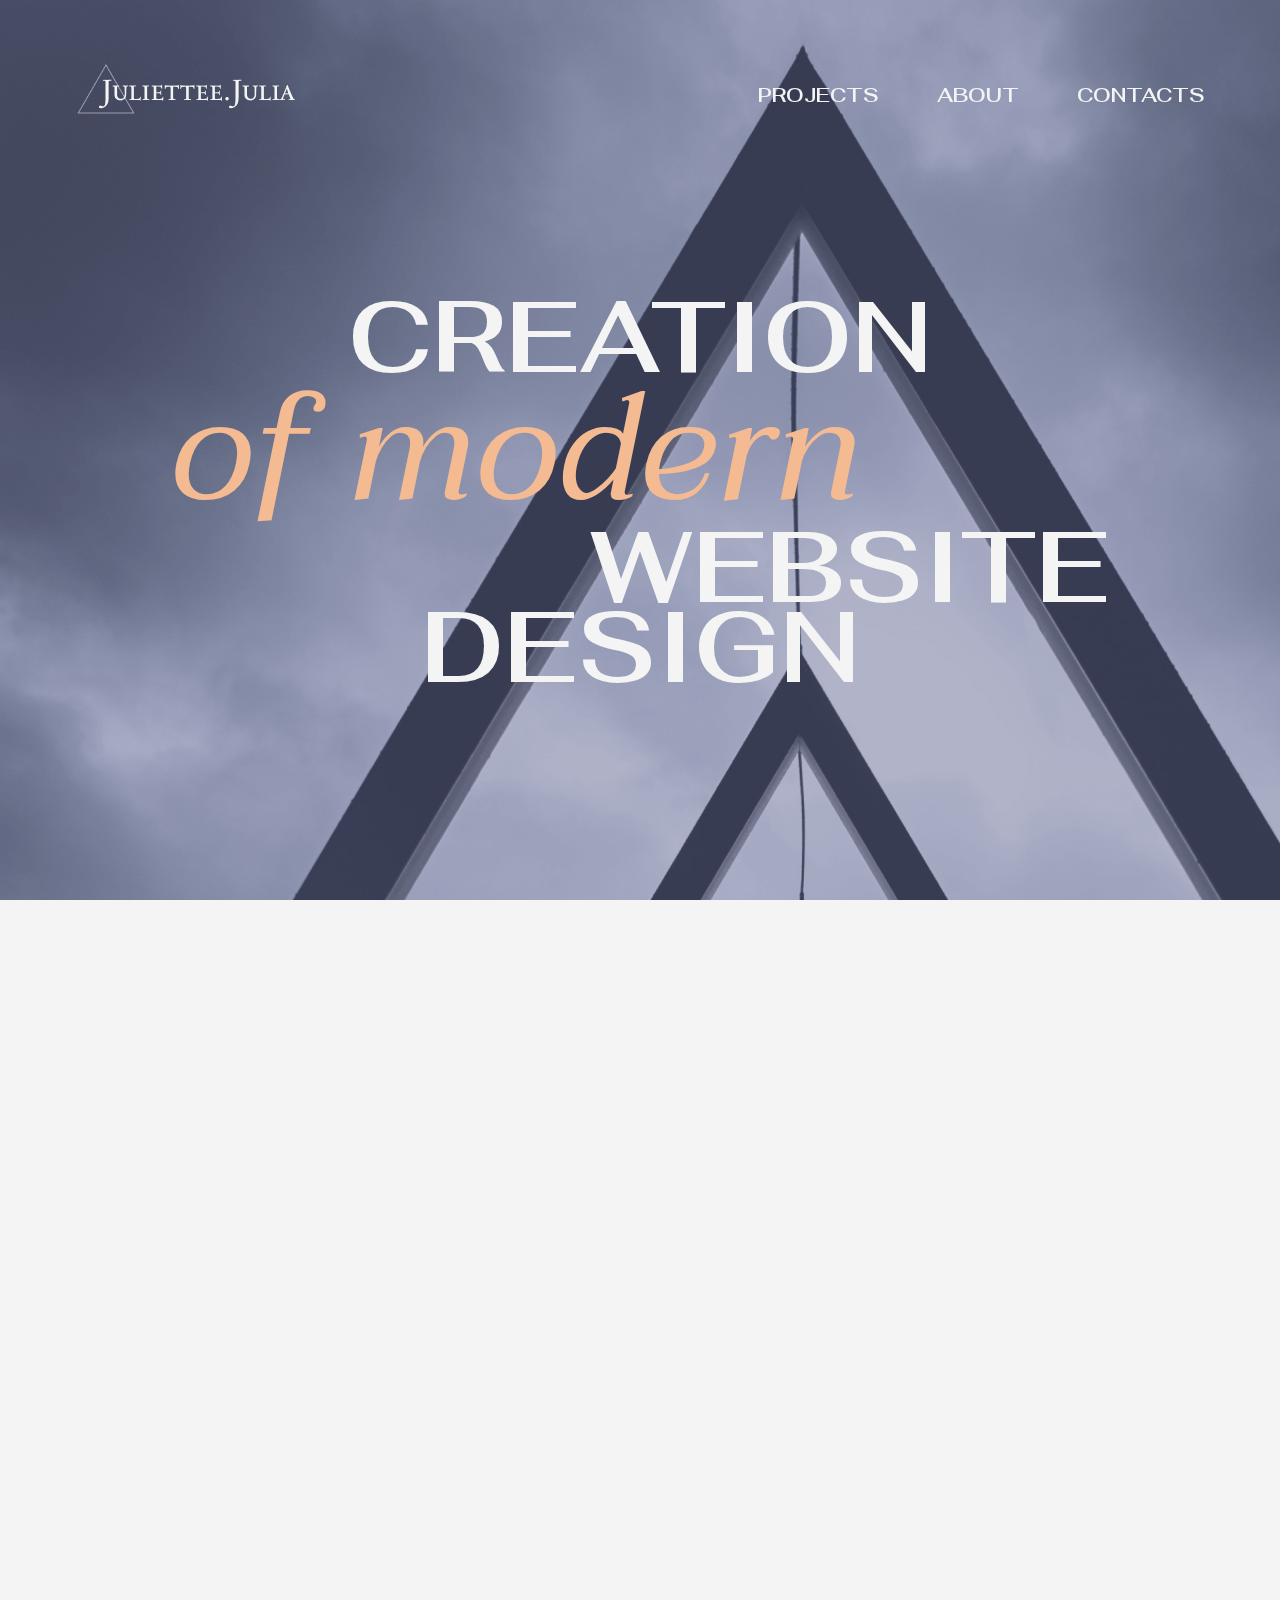
<file: first-screen.html>
<!doctype html>
<html xmlns="http://www.w3.org/1999/xhtml">

<head>
    <meta http-equiv="Content-Type" content="text/html; charset=utf-8" />
    <meta name="viewport" content="width=device-width; initial-scale=1" />

    <!-- THEME STYLES-->
    <link rel="stylesheet" href="./sass/fullpage.min.css" type="text/css" />
    <link rel="stylesheet" href="./sass/fonts.css" type="text/css" />

    <!-- STYLES-->
    <link rel="stylesheet" href="./css/all.css" type="text/css" />

    <!-- THEME FONTS-->
    <link href="https://fonts.googleapis.com/css2?family=Fahkwang:ital,wght@0,400;0,500;0,600;0,700;1,600&display=swap" rel="stylesheet">
    <link href="https://fonts.googleapis.com/css2?family=Taviraj:ital,wght@1,400;1,500&display=swap" rel="stylesheet">

    <title>Juliette Julia</title>

</head>

<body>
    <div id="wrapper">
        <header class="header-white header-fx">
            <div class="layout">
                <div class="header_logo">
                    <a href="first-screen.html"><img src="./images/img_footer-logo.png" alt="JulietteJulia"></a>
                    <h1>JulietteJulia</h1>
                </div>
                <div class="header_nav">
                    <nav>
                        <ul class="nav__menu">
                            <li class="nav__menu_items">
                                <a href="index.html" class="nav__menu_items-link">projects</a>
                            </li>
                            <li class="nav__menu_items">
                                <a href="about.html" class="nav__menu_items-link">about</a>
                            </li>
                            <li class="nav__menu_items">
                                <a href="contacts.html" class="nav__menu_items-link">contacts</a>
                            </li>
                        </ul>
                    </nav>
                </div>
            </div>
        </header>
        <div id="fullpage" class="overlay-fs">
            <!-- FIRST SECTION START ONE -->
            <div class="section first-screen">
                <section class="first-screen-tittle">
                    <div class="layout">
                        <div class="tittle-box">
                            <h3 class="fs-tittle">creation</h3>
                            <h3 class="fs-tittle-italic">of modern</h3>
                            <h3 class="fs-tittle">website</h3>
                            <h3 class="fs-tittle">design</h3>
                        </div>
                    </div>
                </section>
            </div><!-- END-->

            <!-- FIRST SECTION START TWO -->
            <div class="section">
                <section class="first-screen-tittle">
                    <div class="layout">
                        <div class="tittle-box">
                            <h3 class="fs-tittle">development</h3>
                            <h3 class="fs-tittle-italic">of useful</h3>
                            <h3 class="fs-tittle">user</h3>
                            <h3 class="fs-tittle">interface</h3>
                        </div>
                    </div>
                </section>
            </div>

            <!-- FIRST SECTION START THREE -->
            <div class="section">
                <section class="first-screen-tittle">
                    <div class="layout">
                        <div class="tittle-box">
                            <h3 class="fs-tittle">improvement</h3>
                            <h3 class="fs-tittle-italic">of personal</h3>
                            <h3 class="fs-tittle">brand</h3>
                            <h3 class="fs-tittle">history</h3>
                        </div>
                    </div>
                </section>
            </div><!-- END-->

        </div>
    </div>
    <script type="text/javascript" src="./js/jquery-3.6.0.min.js"></script>
    <script type="text/javascript" src="./js/scrolloverflow.min.js"></script>
    <script type="text/javascript" src="./js/fullpage.min.js"></script>
    <script type="text/javascript" src="./js/main.js"></script>
</body>

</html>
</file>
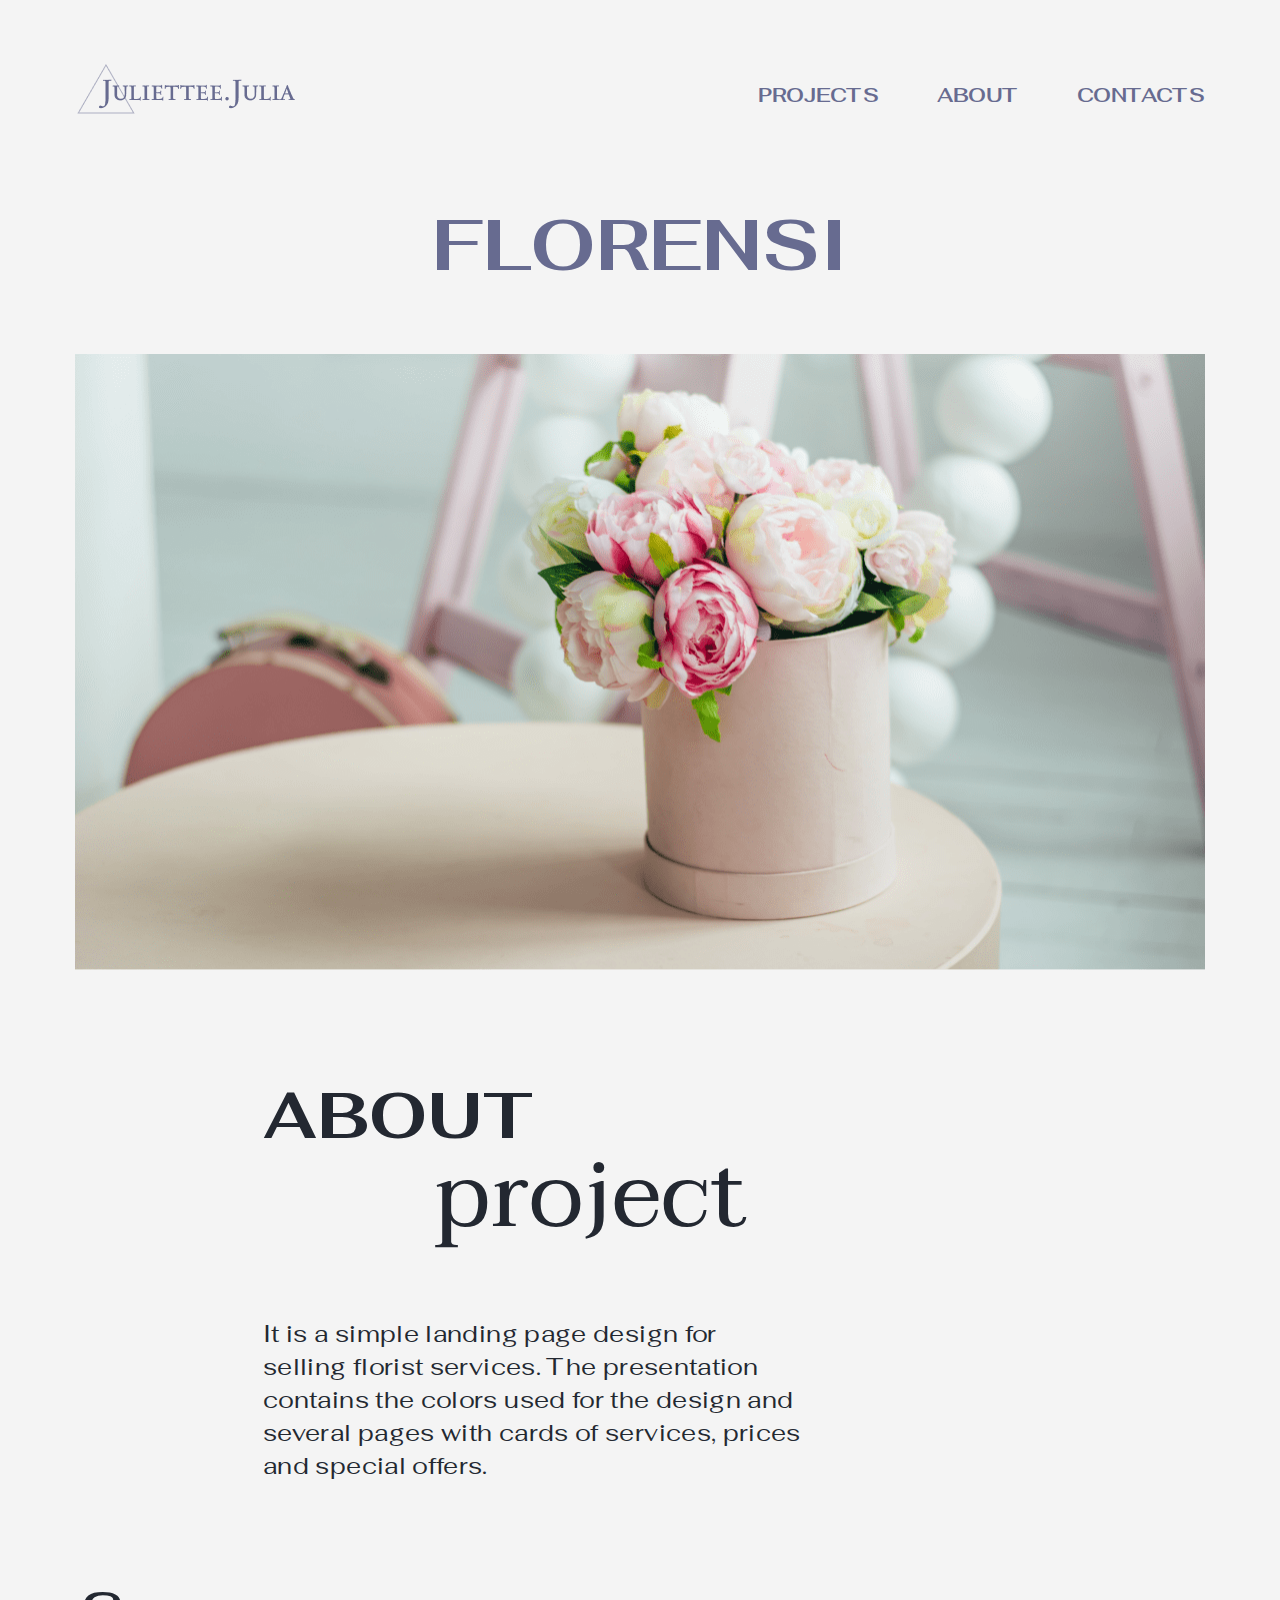
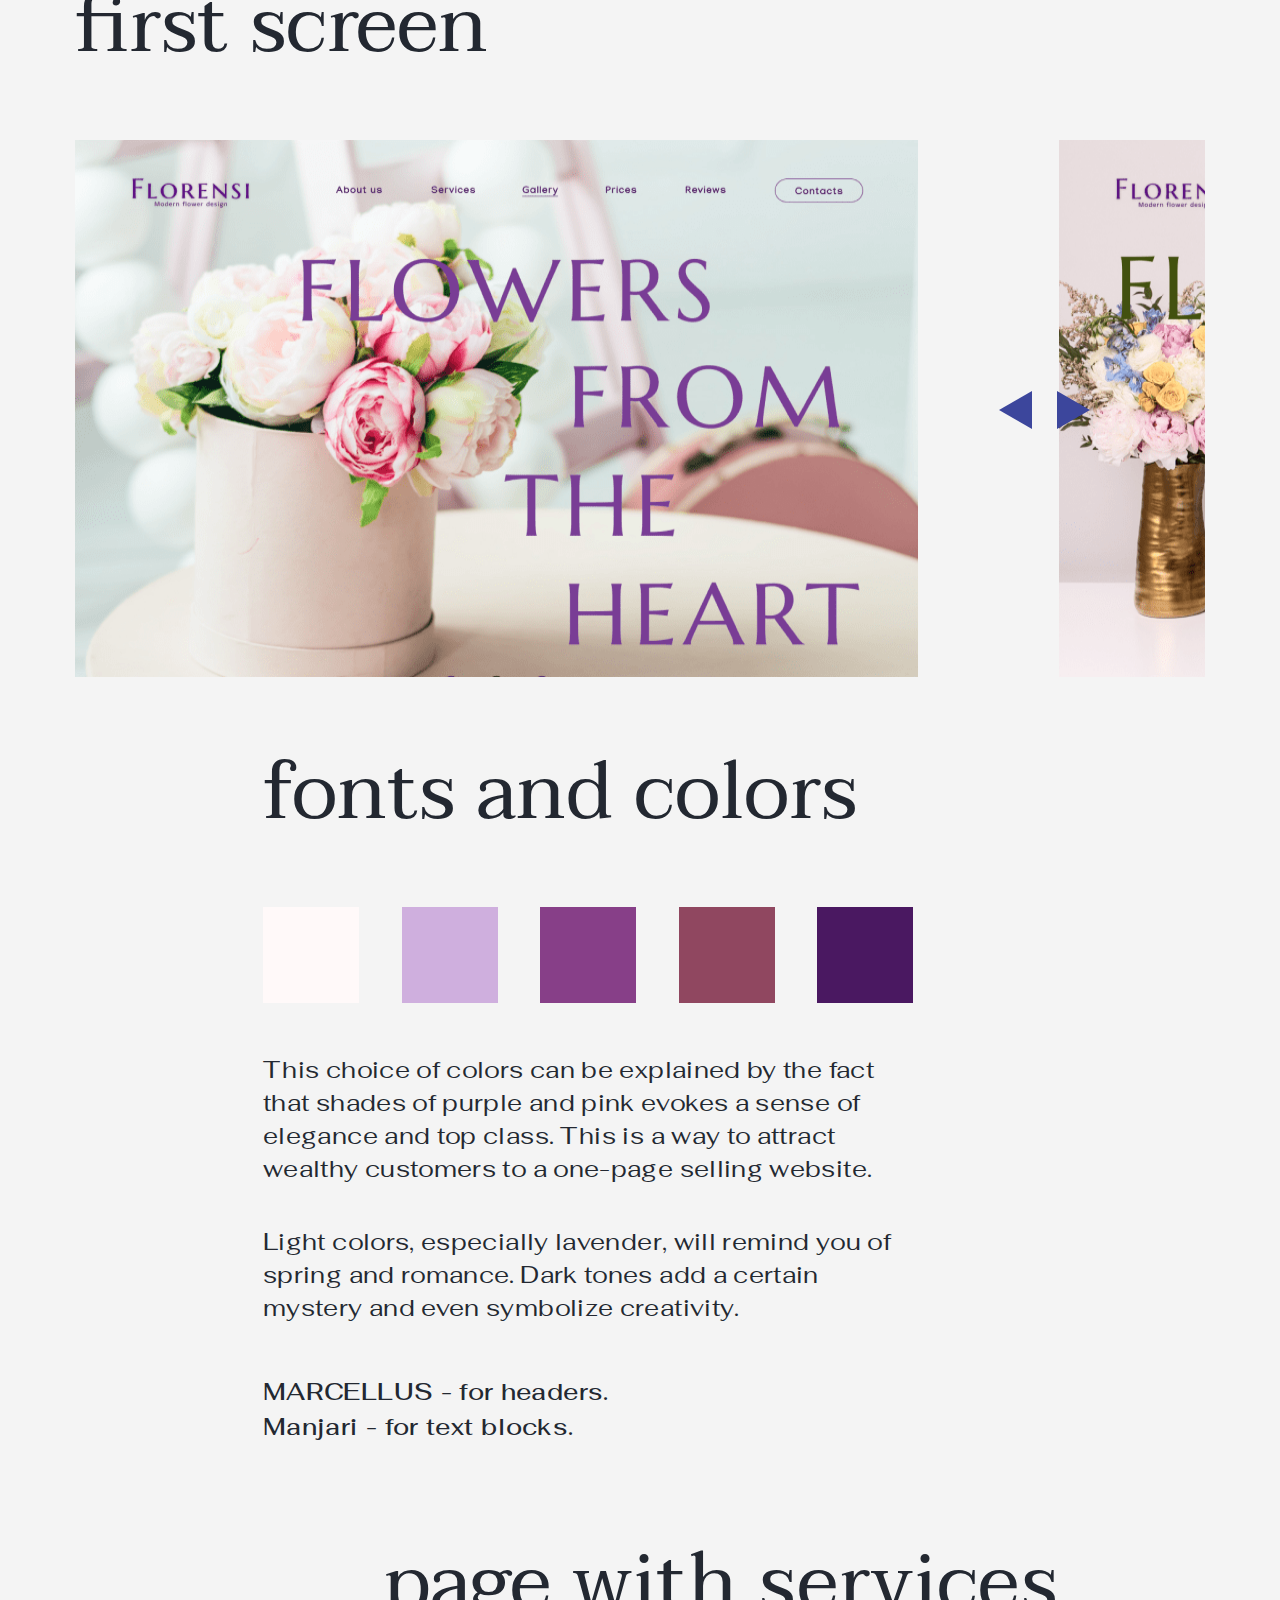
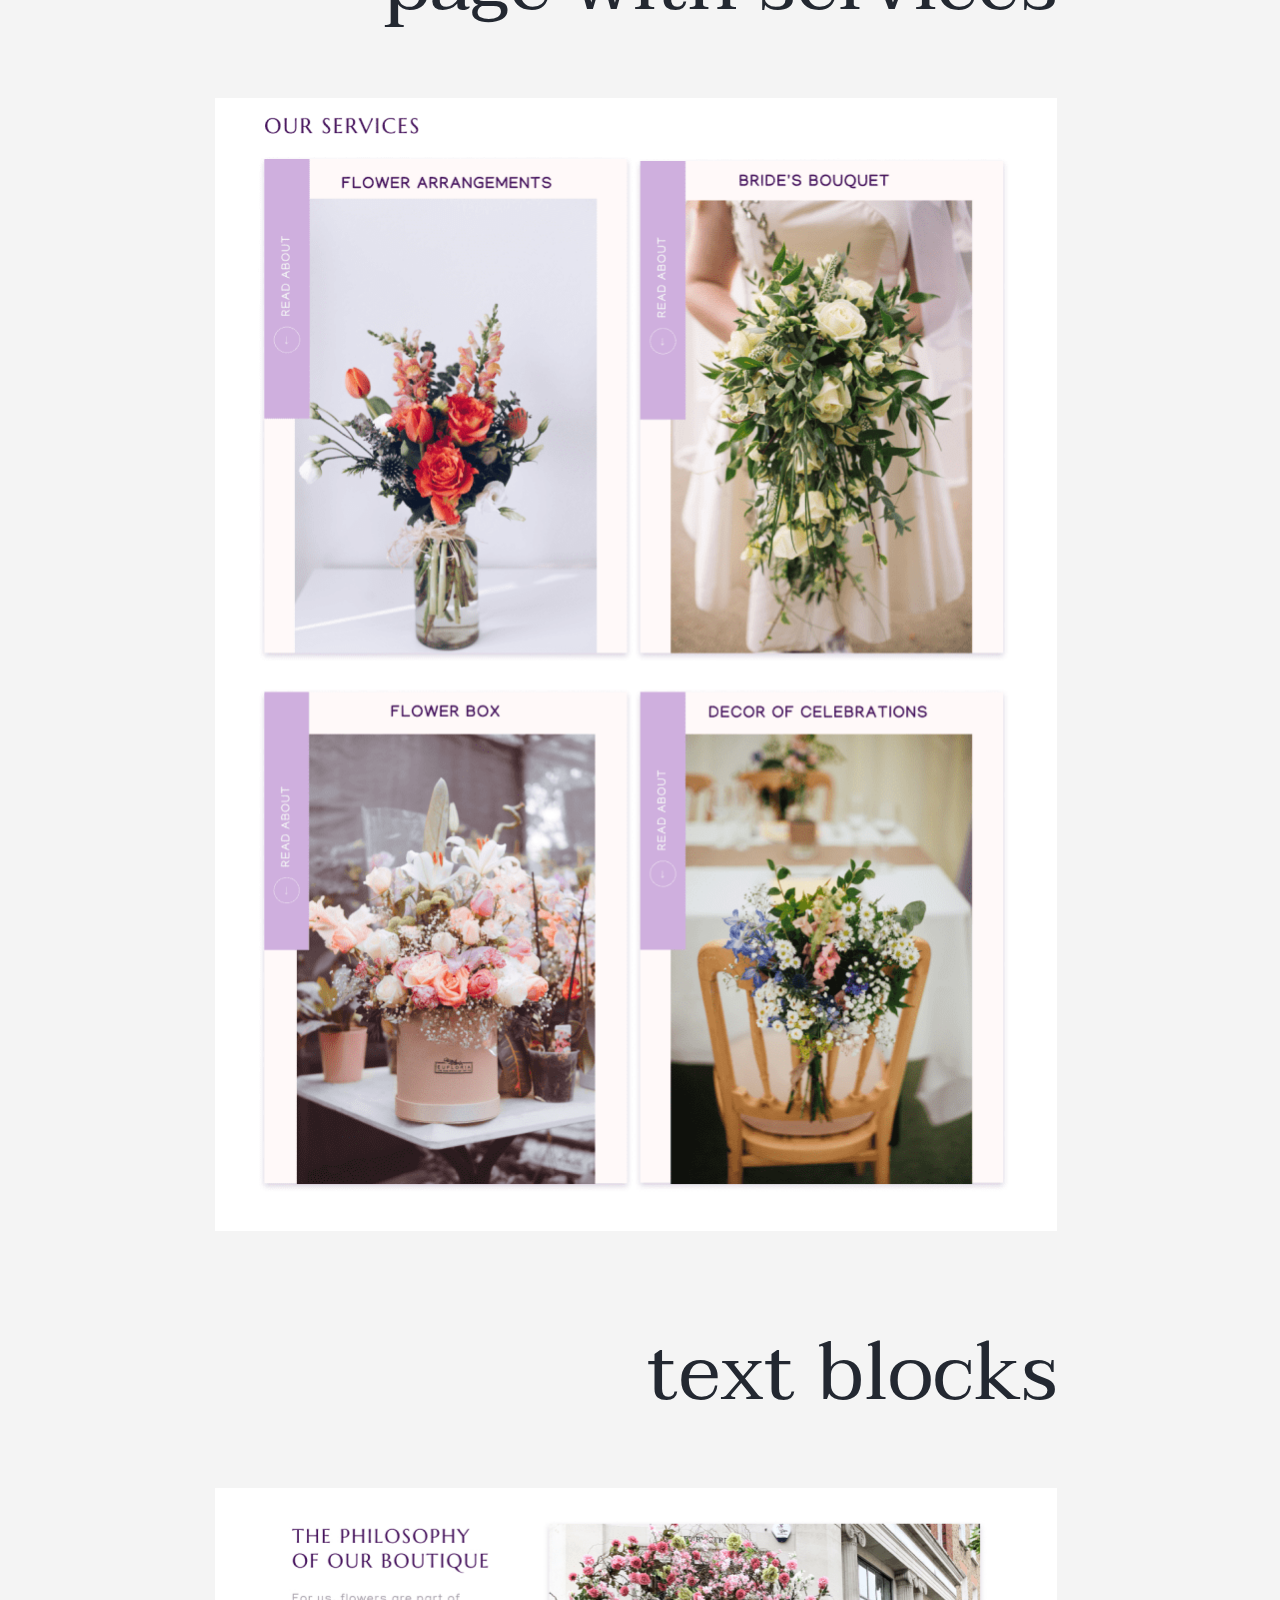
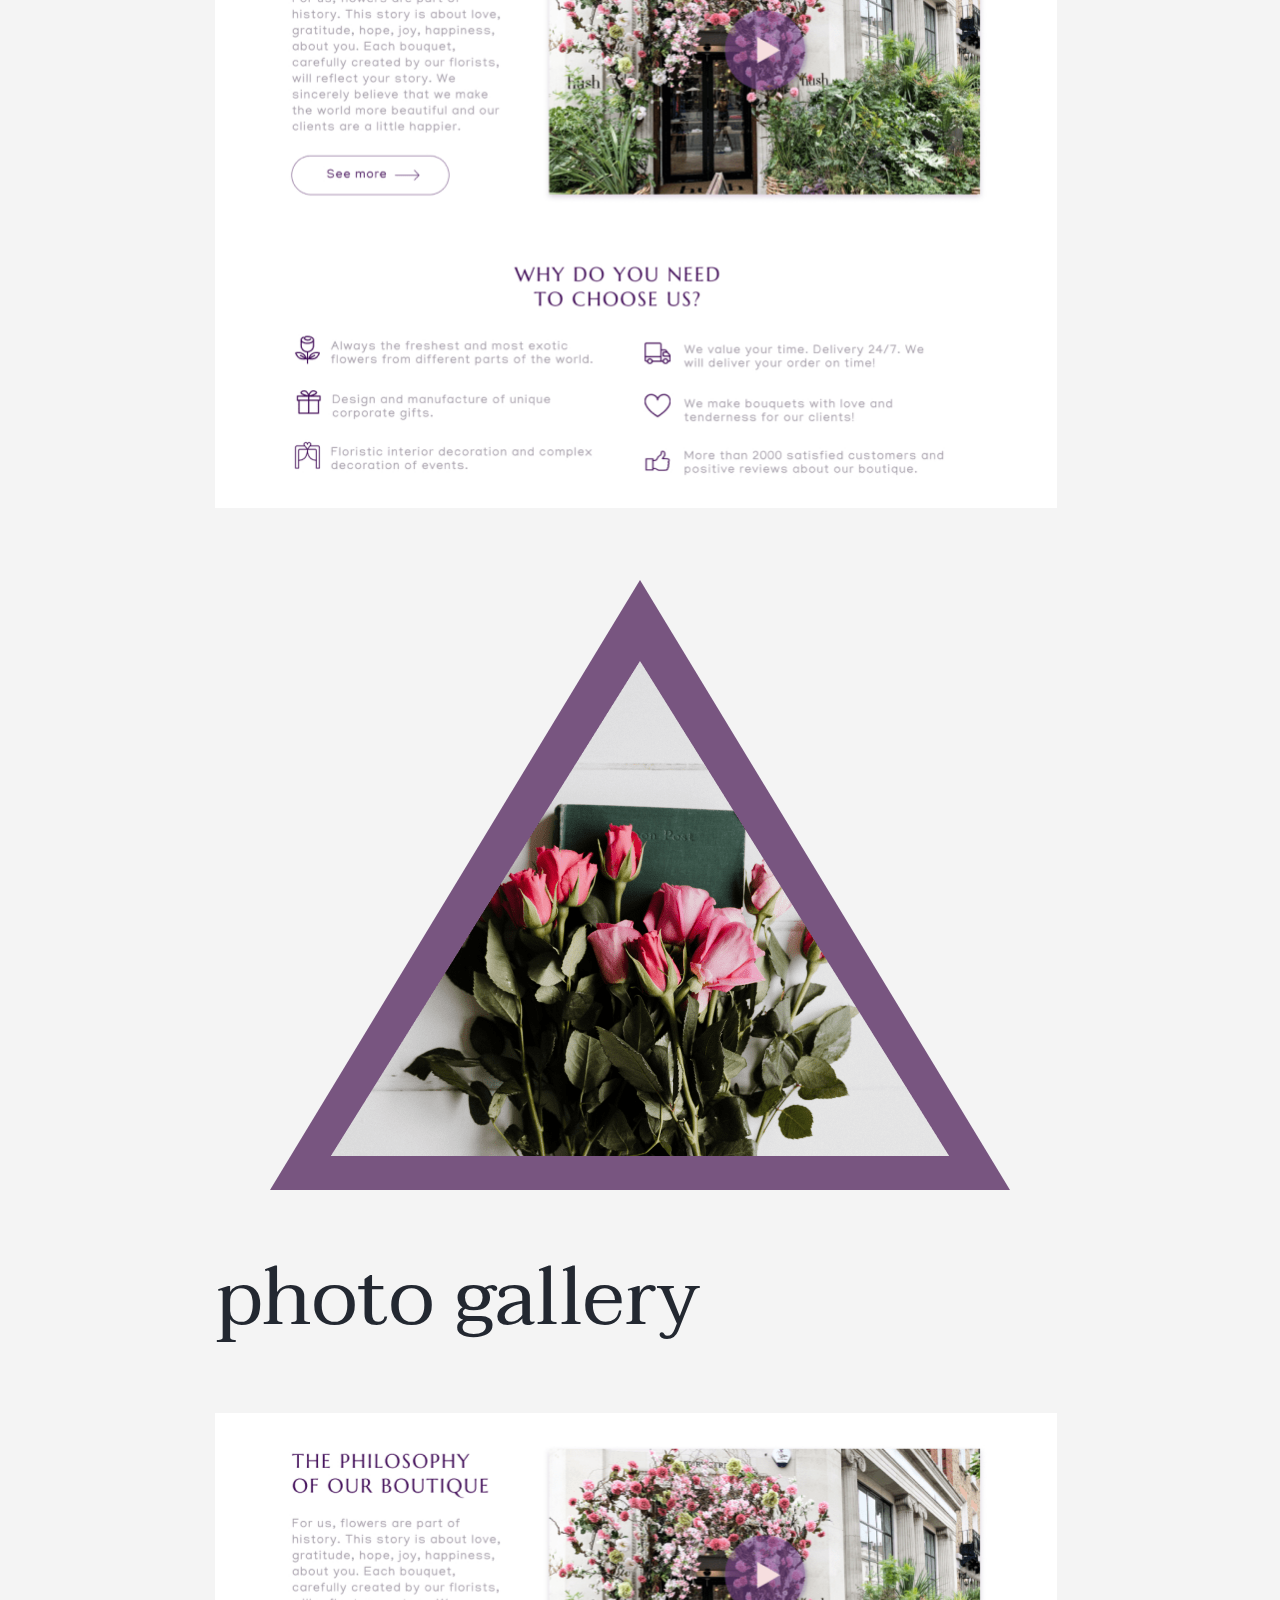
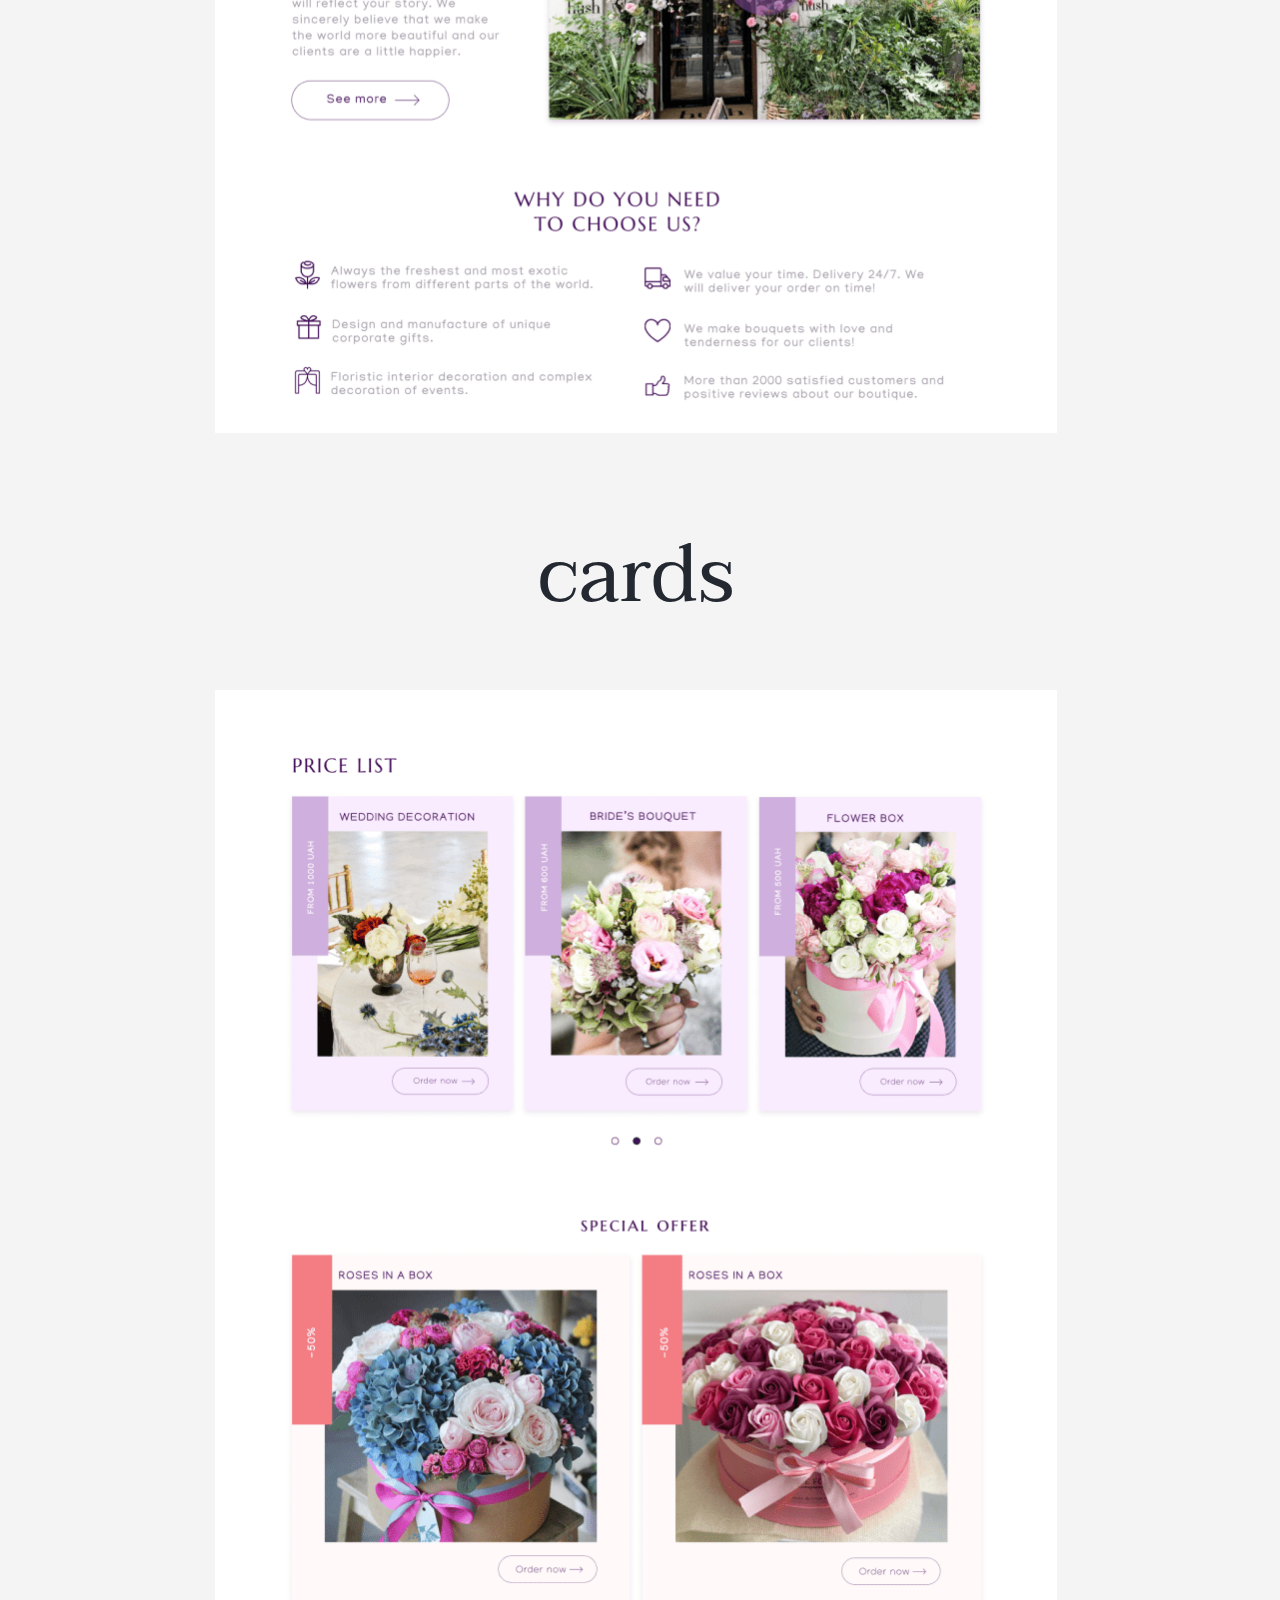
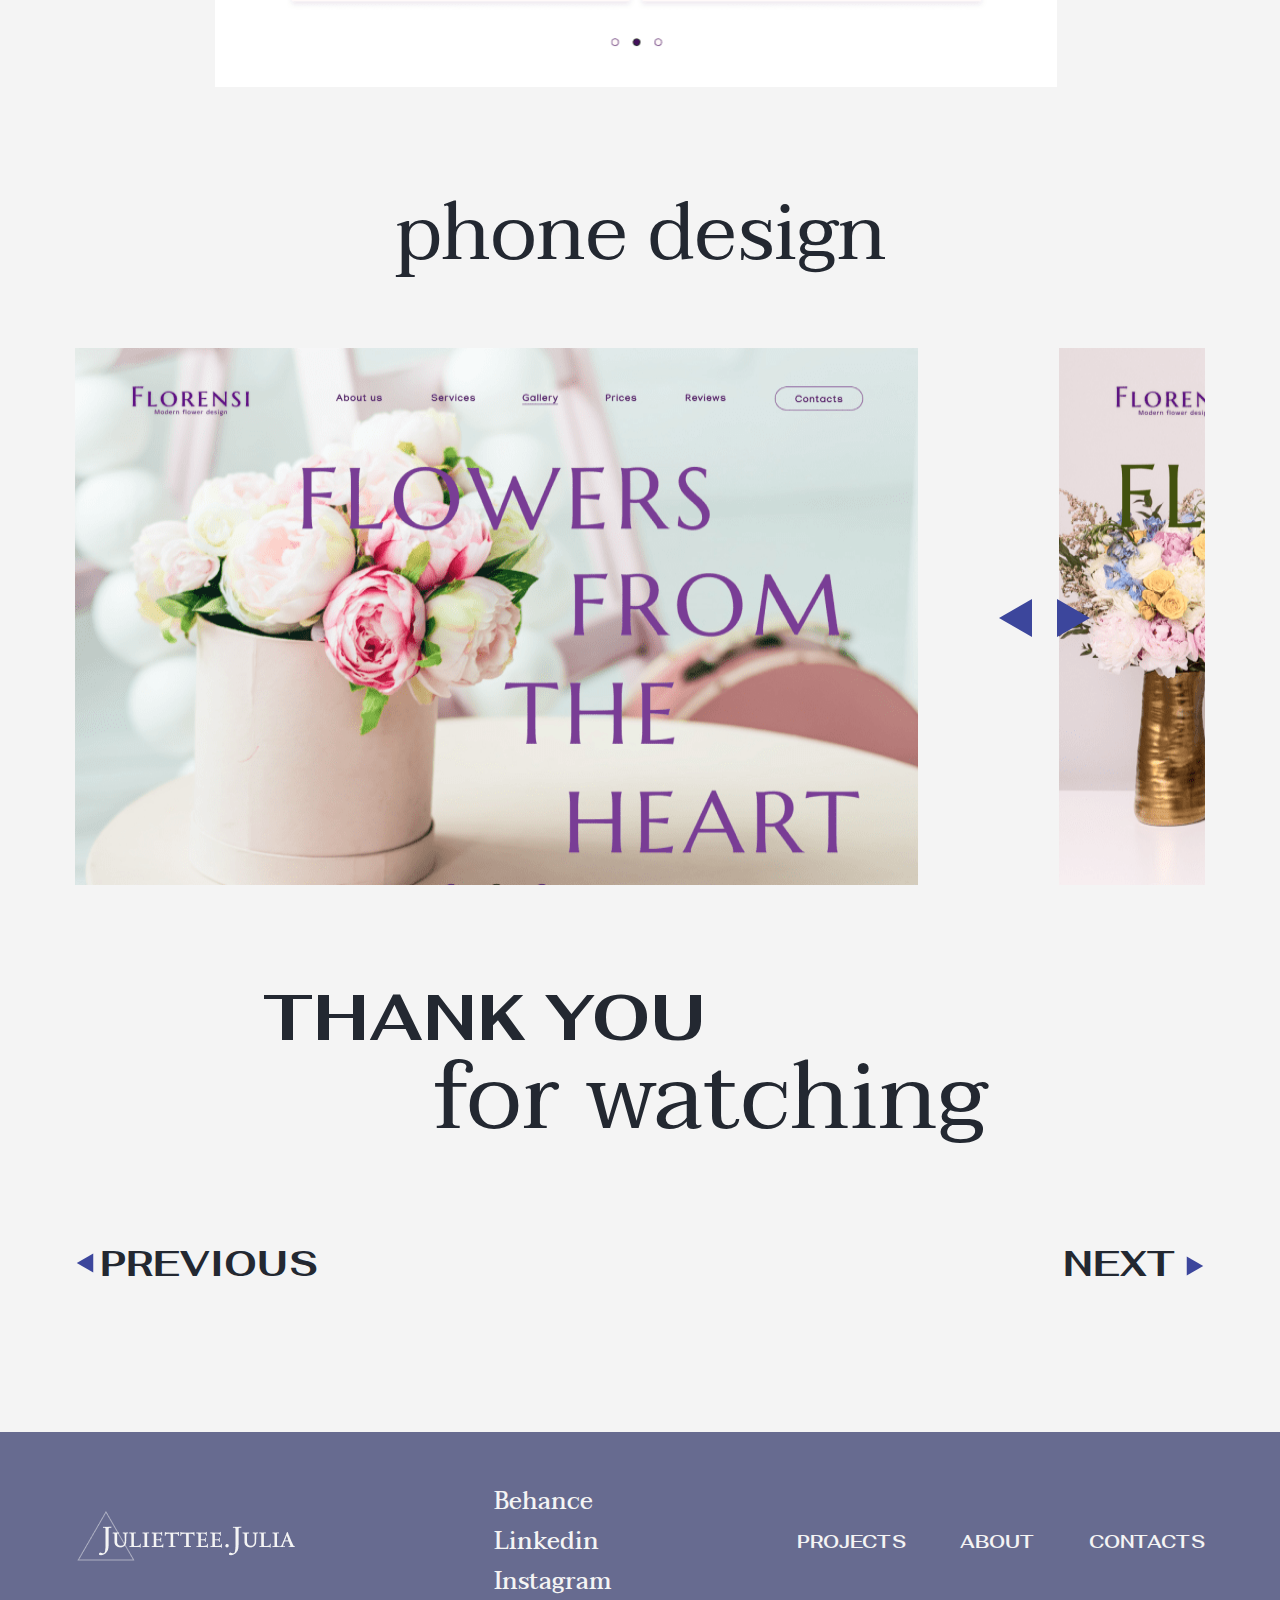
<file: florensi.html>
<!doctype html>
<html xmlns="http://www.w3.org/1999/xhtml">

<head>
	<meta http-equiv="Content-Type" content="text/html; charset=utf-8" />
	<meta name="viewport" content="width=device-width; initial-scale=1, maximim-scale=1.0, user-scalable=no" />

	<!-- THEME STYLES-->
	<link rel="stylesheet" href="./sass/jquery.fancybox.min.css" type="text/css" />
	<link rel="stylesheet" href="./sass/owl.carousel.min.css" type="text/css" />
	<link rel="stylesheet" href="./sass/fonts.css" type="text/css" />

	<!-- STYLES-->
	<link rel="stylesheet" href="./css/all.css" type="text/css" />

	<!-- THEME FONTS-->
	<link href="https://fonts.googleapis.com/css2?family=Fahkwang:ital,wght@0,400;0,500;0,600;0,700;1,600&display=swap" rel="stylesheet">
	<link href="https://fonts.googleapis.com/css2?family=Taviraj:ital,wght@1,400;1,500&display=swap" rel="stylesheet">

	<title>Florensi</title>

</head>

<body>
	<div id="wrapper">
		<!-- HEADER START-->
		<header>
			<div class="layout">
				<div class="header_logo">
					<a href="first-screen.html"><img src="./images/img_header-logo.png" alt="florensi"></a>
					<h1>florensi</h1>
				</div>
				<div class="header_nav">
					<nav>
						<ul class="nav__menu">
							<li class="nav__menu_items">
								<a href="index.html" class="nav__menu_items-link">projects</a>
							</li>
							<li class="nav__menu_items">
								<a href="about.html" class="nav__menu_items-link">about</a>
							</li>
							<li class="nav__menu_items">
								<a href="contacts.html" class="nav__menu_items-link">contacts</a>
							</li>
						</ul>
					</nav>
				</div>
				<div class="header-burger">
					<div class="burger-nav">
						<span class="burger-line-top"></span>
						<span class="burger-line-center"></span>
						<span class="burger-line-bottom"></span>
					</div>
					<ul class="header-burger__menu">
						<li class="header-burger__menu_items">
							<a href="index.html" class="header-burger__menu_items-link">projects</a>
						</li>
						<li class="header-burger__menu_items">
							<a href="about.html" class="header-burger__menu_items-link">about</a>
						</li>
						<li class="header-burger__menu_items">
							<a href="contacts.html" class="header-burger__menu_items-link">contacts</a>
						</li>
					</ul>
				</div>
			</div>
		</header><!-- END-->

		<!-- PROJECT PAGES MAIN START-->
		<section class="project-pages_main">
			<div class="layout">
				<h2 class="project-pages_tittle-main text-center">florensi</h2>
				<div class="main_img-box">
					<img src="./images/img_florensi_banner.png" alt="florensi" class="main_img">
				</div>
			</div>
		</section><!-- END-->

		<!-- PROJECT PAGES ABOUT START-->
		<section class="project-pages_about">
			<div class="layout">
				<div class="wrapper-about-content">
					<h3 class="project-pages_tittle-about">about</h3>
					<span class="tittle_about-italic">project</span>
					<div class="project-pages_description-box">
						<p class="project-pages_description">
							It is a simple landing page design for selling florist services. The presentation contains
							the
							colors used for the design and several pages with cards of services, prices and special
							offers.
						</p>
					</div>
				</div>
			</div>
		</section><!-- END-->

		<!-- PROJECT PAGES TOP SLIDER START-->
		<section class="project-pages_slider">
			<div class="layout">
				<h3 class="project-pages_tittle-block text-left">first screen</h3>
				<div class="owl-carousel owl-theme">
					<div class="item"><img src="./images/slider/img_florensi_slider_1.png" alt=""></div>
					<div class="item"><img src="./images/slider/img_florensi_slider_2.png" alt=""></div>
				</div>
			</div>
		</section><!-- END-->

		<!-- PROJECT PAGES FONTS AND COLORS START-->
		<section class="project-pages_fonts-colors">
			<div class="layout">
				<div class="wrapper-fonts-colors-content">
					<h3 class="project-pages_tittle-block text-left">fonts and colors</h3>
					<div class="project-pages_fonts-colors-box">
						<ul class="fonts-colors__listitems">
							<li class="listitems_florensi"></li>
							<li class="listitems_florensi"></li>
							<li class="listitems_florensi"></li>
							<li class="listitems_florensi"></li>
							<li class="listitems_florensi"></li>
						</ul>
					</div>
					<p class="project-pages_description" style="padding-bottom: 40px;">
						This choice of colors can be explained by the fact that shades of purple and pink
						evokes a sense of elegance and top class. This is a way to attract wealthy customers to a
						one-page selling website.
					</p>
					<p class="project-pages_description" style="padding-bottom: 50px;">
						Light colors, especially lavender, will remind you of spring and romance. Dark tones add a
						certain mystery and even symbolize creativity.
					</p>
					<p class="project-pages_description_2">
						MARCELLUS - for headers.
					</p>
					<p class="project-pages_description_2">
						Manjari - for text blocks.
					</p>
				</div>
			</div>
		</section><!-- END-->

		<!-- PROJECT PAGES SERVICE START-->
		<section class="project-pages_blocks">
			<div class="layout">
				<div class="wrapper-content">
					<h3 class="project-pages_tittle-block text-right">page with services</h3>
					<div class="block_img">
						<img src="./images/img_florensi_services.png" alt="">
					</div>
				</div>
			</div>
		</section><!-- END-->

		<!-- PROJECT PAGES TEXT BLOCKS START-->
		<section class="project-pages_blocks">
			<div class="layout">
				<div class="wrapper-content">
					<h3 class="project-pages_tittle-block text-right">text blocks</h3>
					<div class="block_img">
						<img src="./images/img_florensi_text-blocks.png" alt="">
					</div>
				</div>
			</div>
		</section><!-- END-->

		<!-- PROJECT PAGES TRIANGLE START -->
		<section class="project-pages_triangle">
			<div class="layout">
				<div class="wrapper-triangle">
					<div class="triangle-item bg_cl-fl"></div>
					<div class="triangle-img">
						<a data-fancybox="gallery" href="./images/img_florensi_triangle-full.png">
							<img src="./images/img_florensi_triangle-small.png" alt="">
						</a>
					</div>
				</div>
			</div>
		</section><!-- END -->

		<!-- PROJECT PAGES TEXT BLOCKS START-->
		<section class="project-pages_blocks">
			<div class="layout">
				<div class="wrapper-content">
					<h3 class="project-pages_tittle-block text-left">photo gallery</h3>
					<div class="block_img">
						<img src="./images/img_florensi_text-blocks.png" alt="">
					</div>
				</div>
			</div>
		</section><!-- END-->

		<!-- PROJECT PAGES PHOTO GALLERY START-->
		<section class="project-pages_blocks">
			<div class="layout">
				<div class="wrapper-content">
					<h3 class="project-pages_tittle-block text-center">cards</h3>
					<div class="block_img">
						<img src="./images/img_florensi_cards.png" alt="">
					</div>
				</div>
			</div>
		</section><!-- END-->

		<!-- PROJECT PAGES BOTTOM SLIDER START-->
		<section class="project-pages_slider">
			<div class="layout">
				<h3 class="project-pages_tittle-block tittle-bottom-slider">phone design</h3>
				<div class="owl-carousel owl-theme">
					<div class="item"><img src="./images/slider/img_florensi_slider_1.png" alt=""></div>
					<div class="item"><img src="./images/slider/img_florensi_slider_2.png" alt=""></div>
				</div>
			</div>
		</section><!-- END-->

		<!-- PROJECT PAGES THANKS START-->
		<section class="project-pages_thanks">
			<div class="layout">
				<div class="wrapper-thanks-content">
					<h3 class="project-pages_tittle-about">thank you</h3>
					<span class="tittle_about-italic">for watching</span>
				</div>
			</div>
		</section><!-- END-->

		<!-- PROJECT PAGES PAGINATION START-->
		<section class="project-pages_pagination">
			<div class="layout">
				<div class="wrapper_pagination">
					<div class="previous">
						<img src="./images/icon_arrow-left.svg" alt="">
						<a href="cactusmania.html" class="previous-link">previous</a>
					</div>
					<div class="next">
						<a href="mio-caro.html" class="next-link">next</a>
						<img src="./images/icon_arrow-right.svg" alt="">
					</div>
				</div>
			</div>
		</section><!-- END-->

		<!-- PROJECT PAGES FOOTER START-->
		<footer>
			<div class="layout">
				<div class="wrapper-footer">
					<div class="footer_logo">
						<a href="#"><img src="./images/img_footer-logo.png" alt="florensi"></a>
						<h1>florensi</h1>
					</div>
					<div class="footer_social">
						<ul class="social__menu">
							<li class="social__menu_item">
								<a href="#" class="social__menu_item-link">Behance</a>
							</li>
							<li class="social__menu_item">
								<a href="#" class="social__menu_item-link">Linkedin</a>
							</li>
							<li class="social__menu_item">
								<a href="#" class="social__menu_item-link">Instagram</a>
							</li>
						</ul>
					</div>
					<div class="footer_nav">
						<ul class="nav__menu">
							<li class="nav__menu_item">
								<a href="index.html" class="nav__menu_item-link">projects</a>
							</li>
							<li class="nav__menu_item">
								<a href="about.html" class="nav__menu_item-link">about</a>
							</li>
							<li class="nav__menu_item">
								<a href="contacts.html" class="nav__menu_item-link">contacts</a>
							</li>
						</ul>
					</div>
				</div>
			</div>
		</footer><!-- END-->
	</div>

	<script type="text/javascript" src="./js/jquery-3.6.0.min.js"></script>
	<script type="text/javascript" src="./js/jquery.fancybox.min.js"></script>
	<script type="text/javascript" src="./js/owl.carousel.min.js"></script>
	<script type="text/javascript" src="./js/main.js"></script>
</body>

</html>
</file>
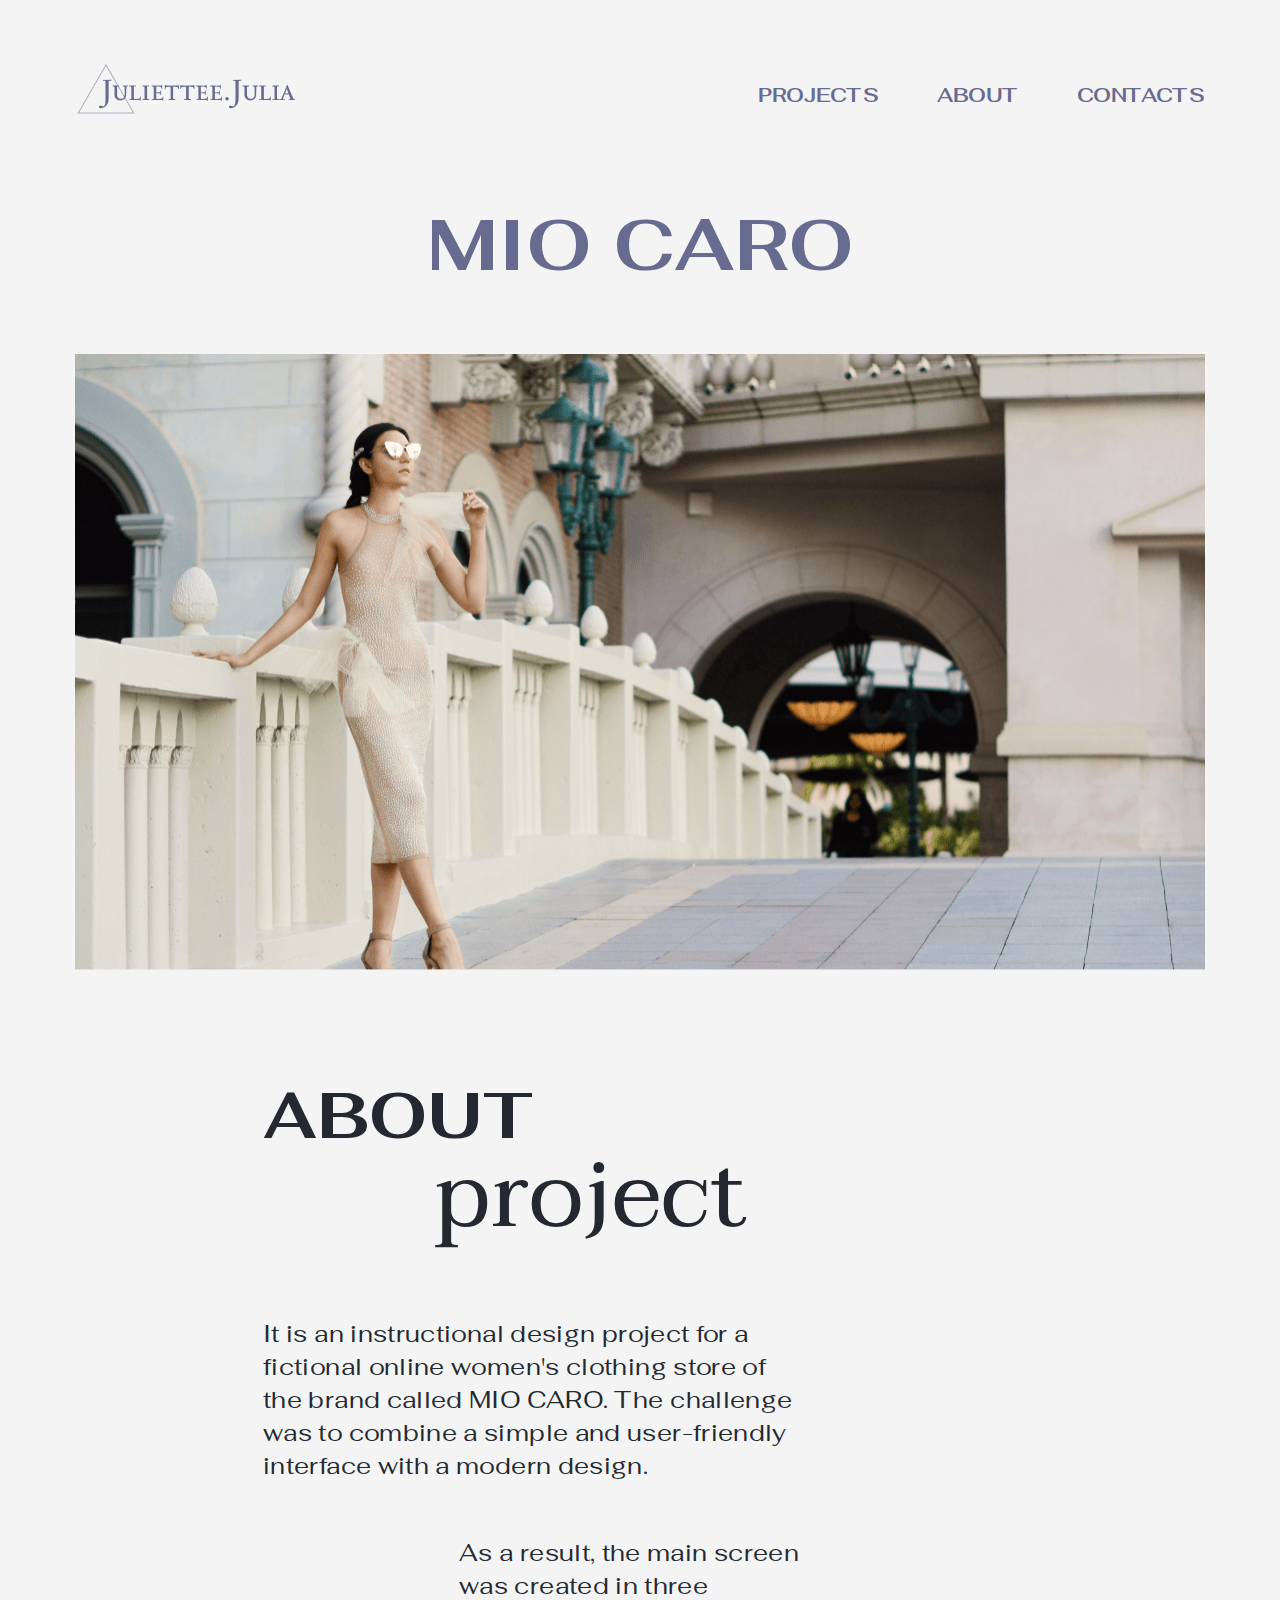
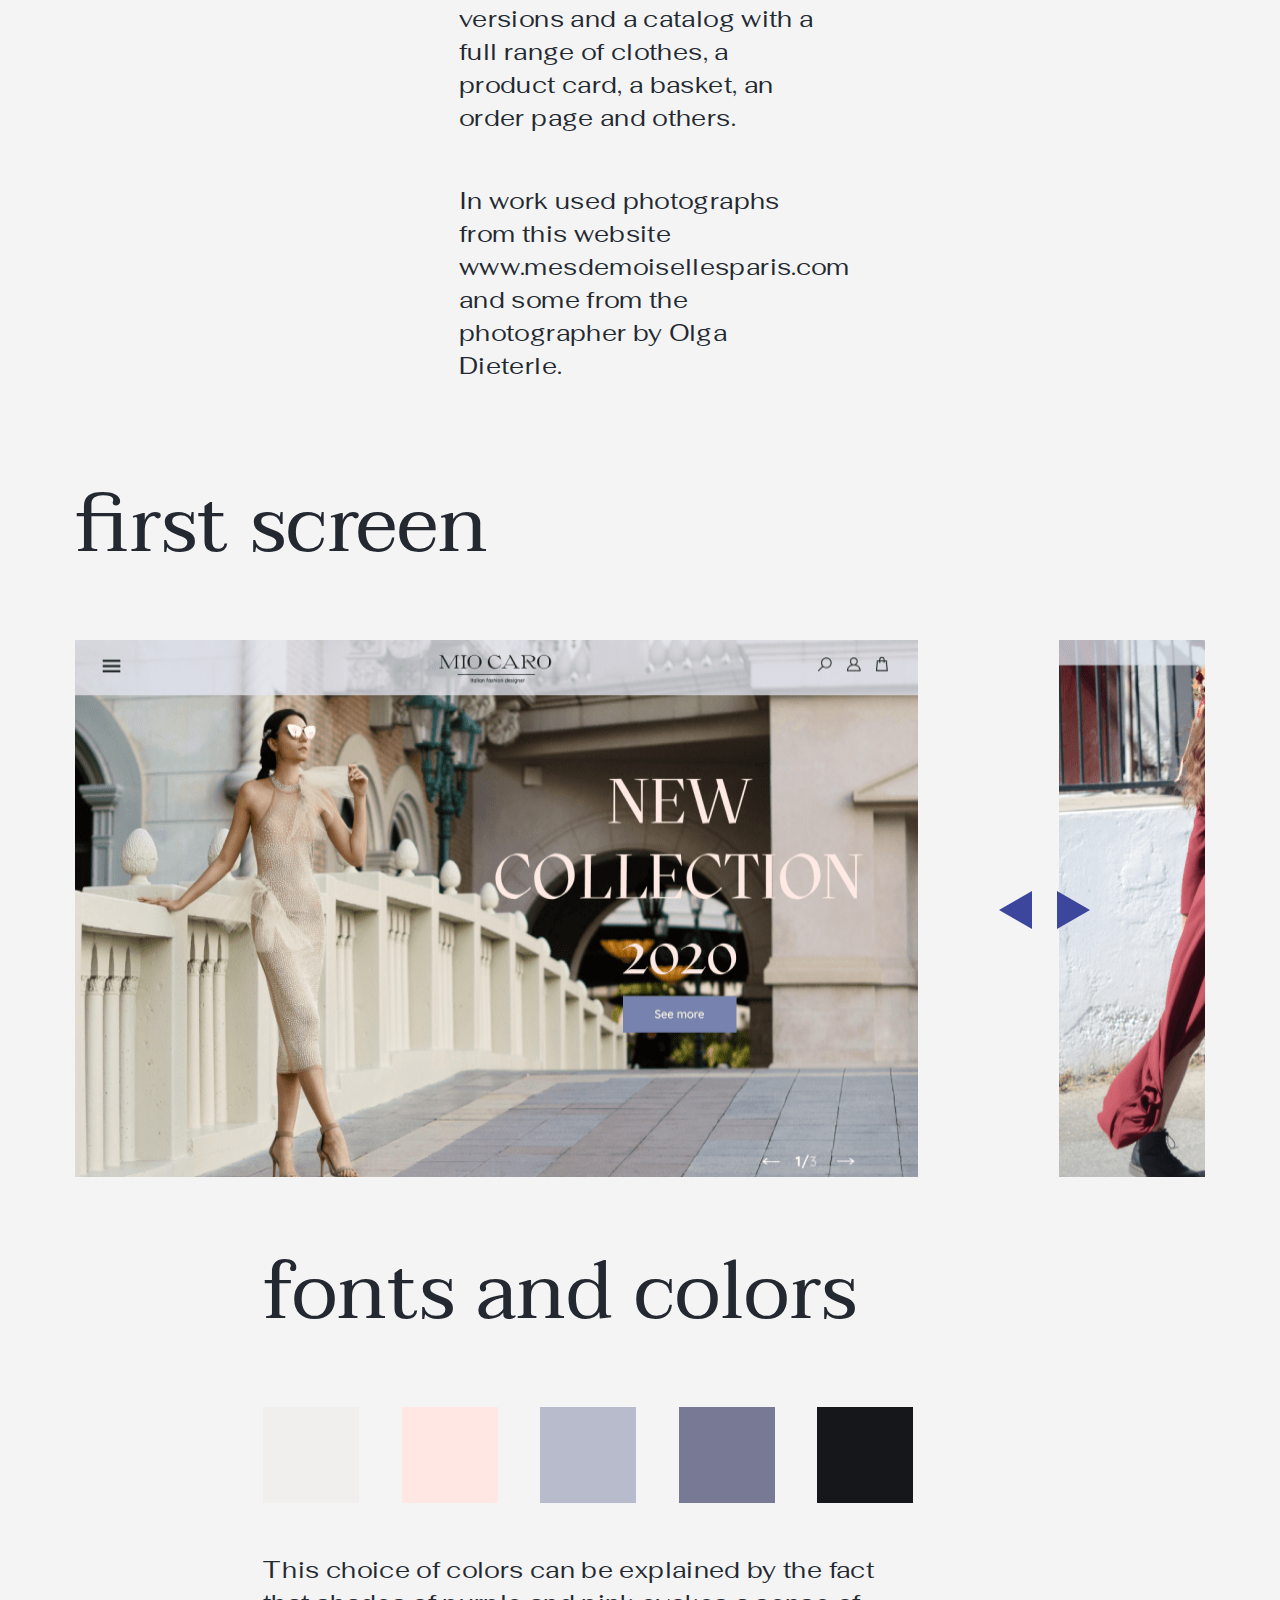
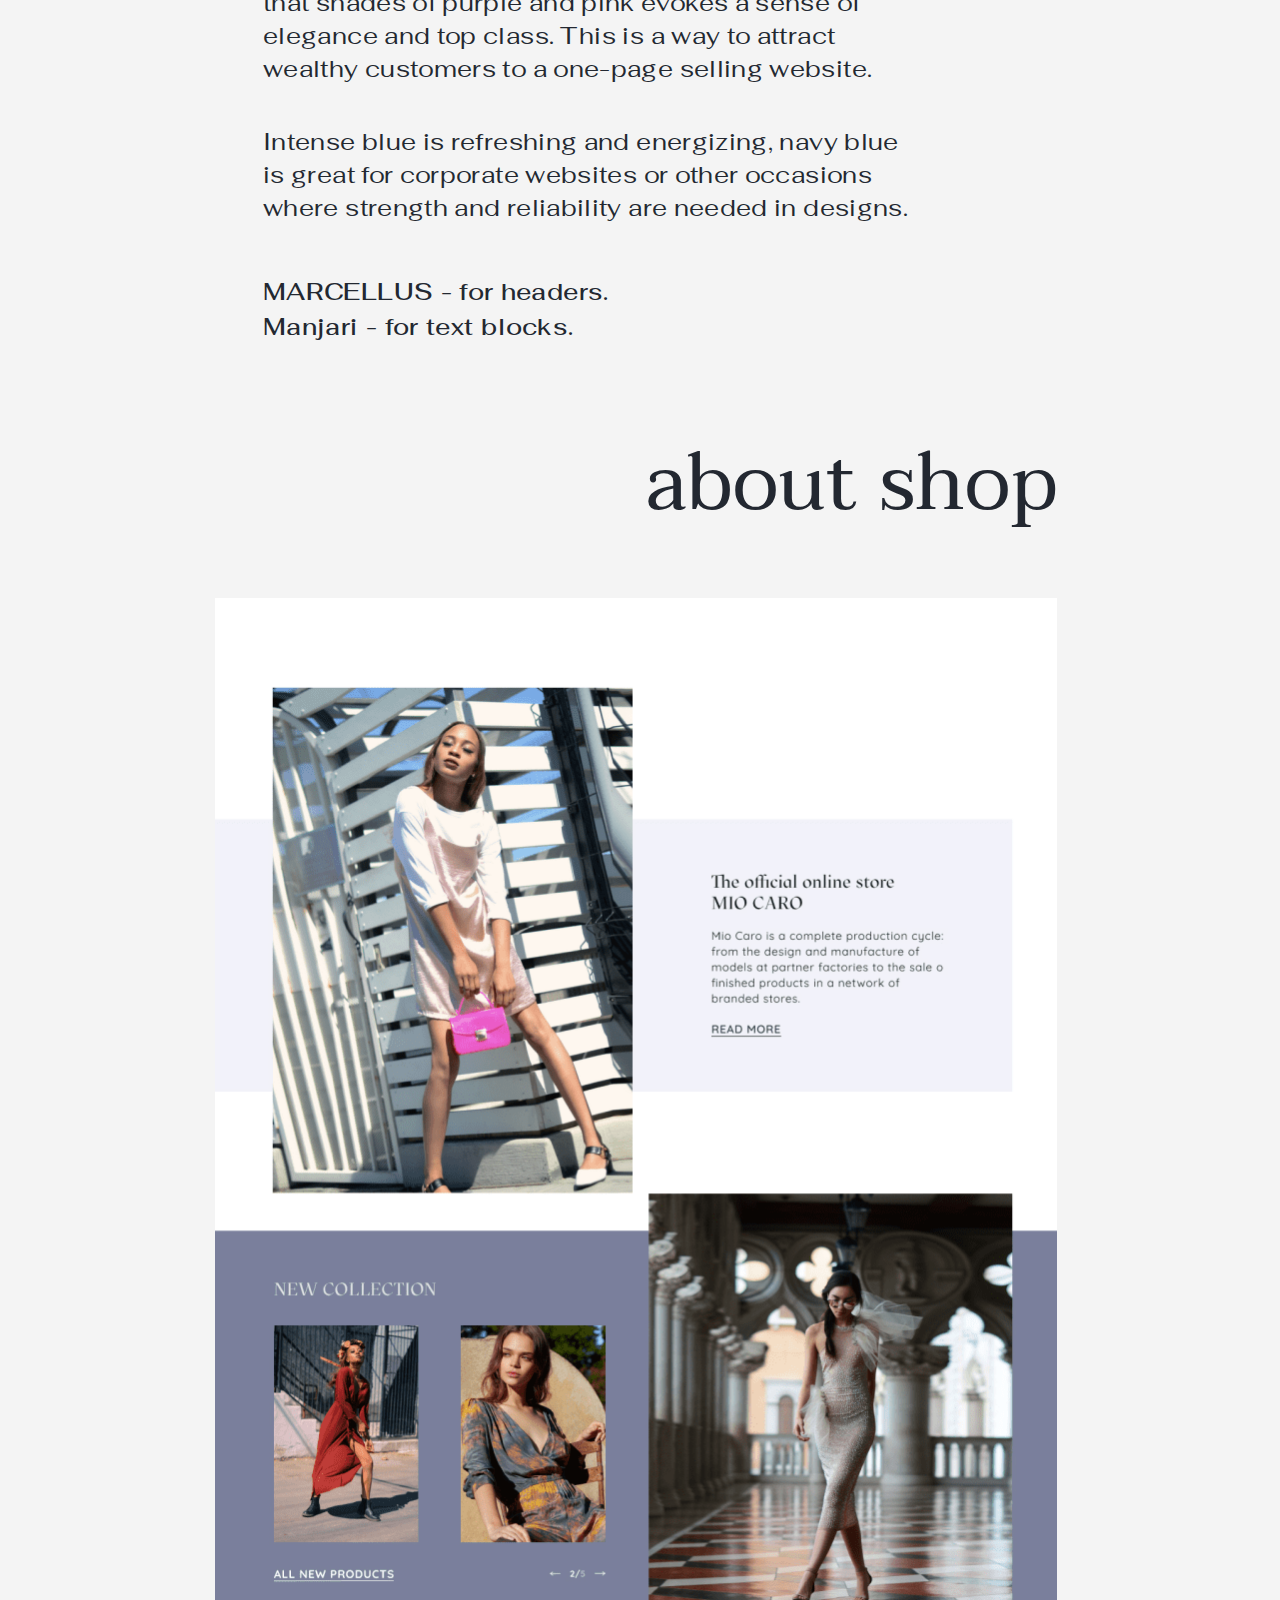
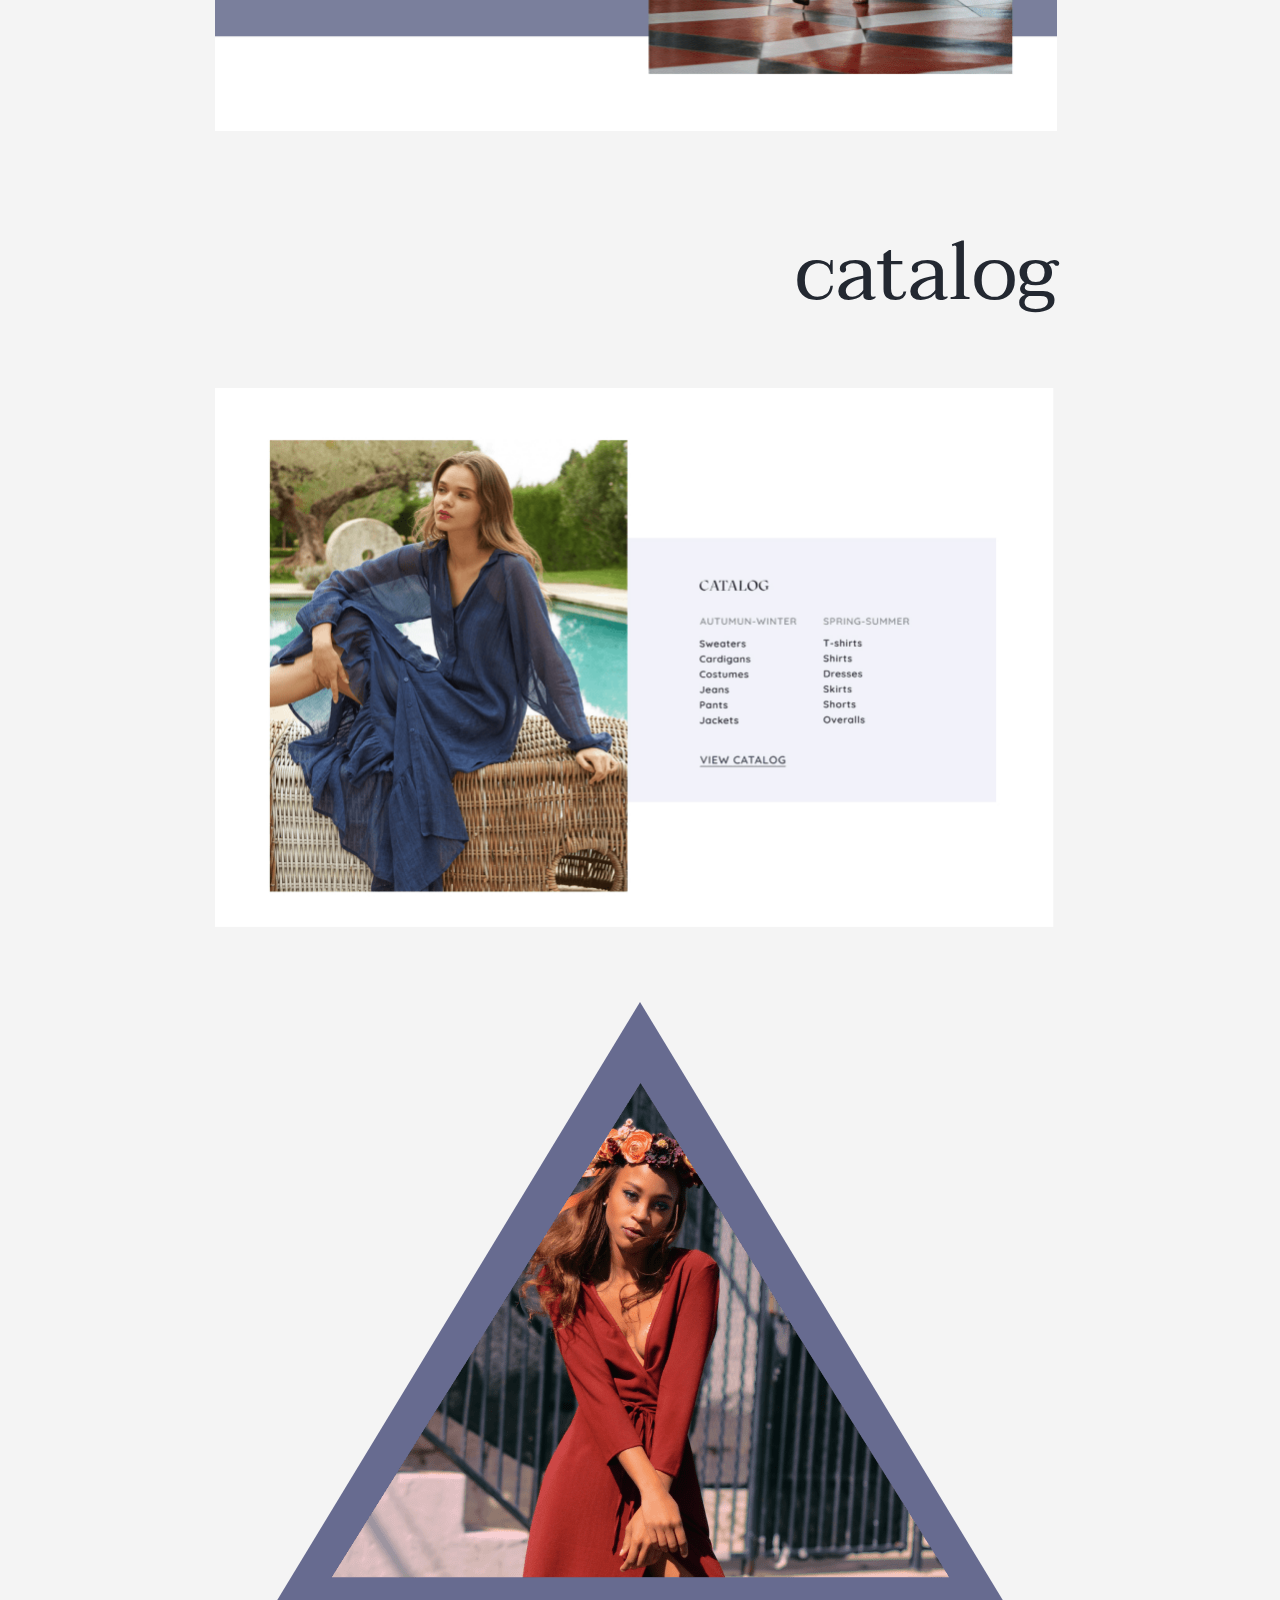
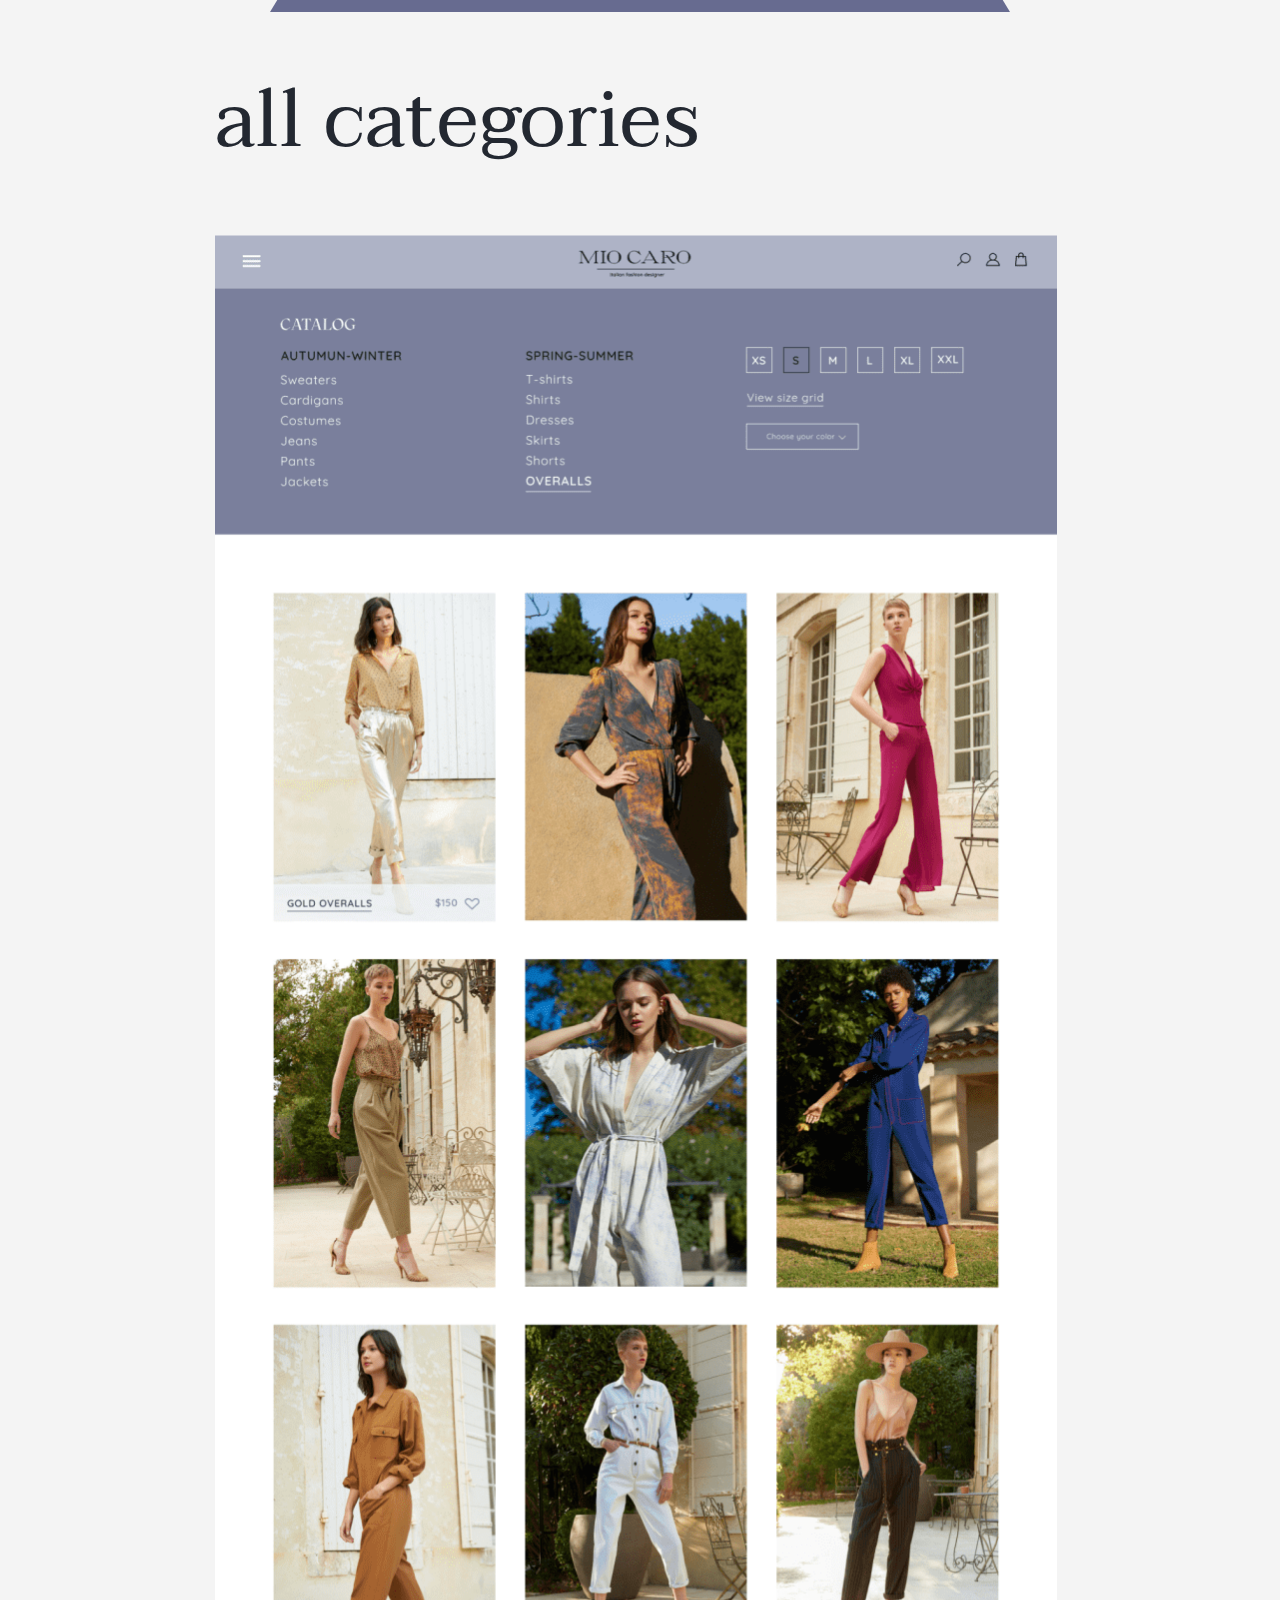
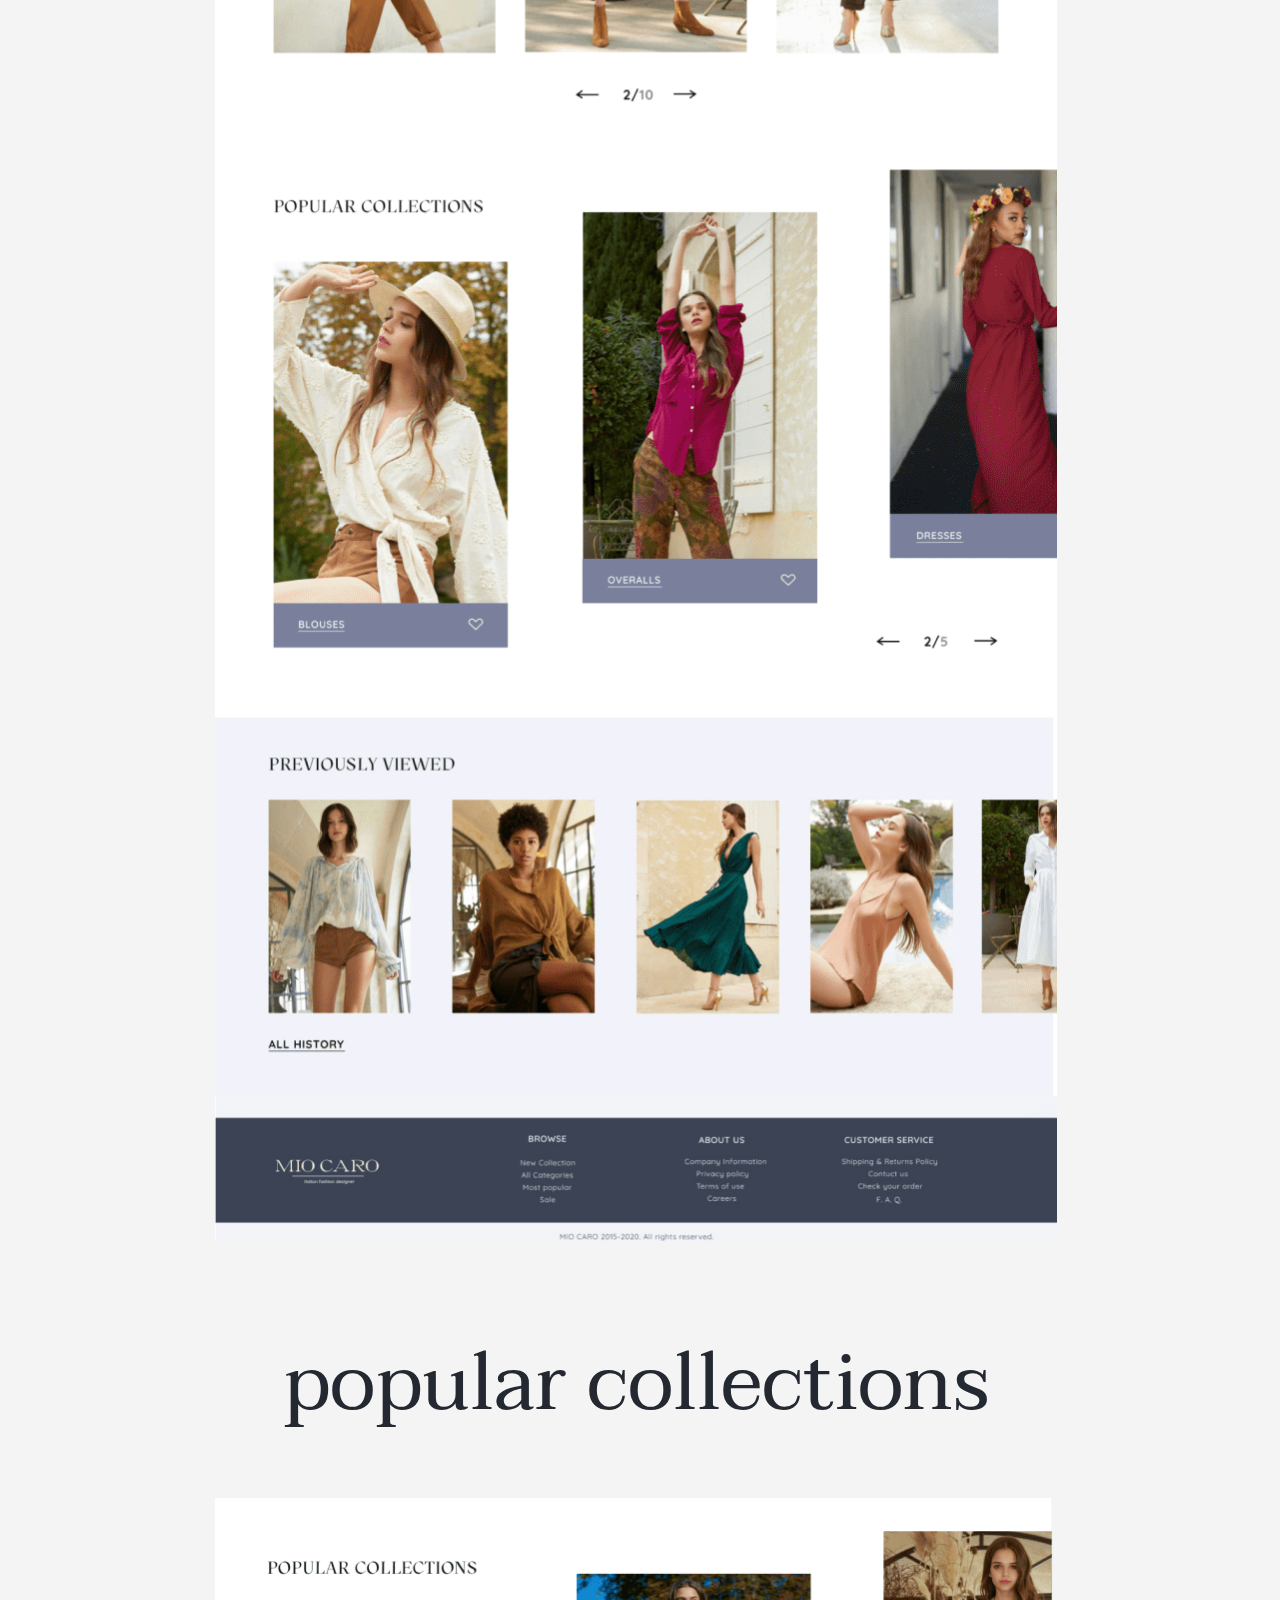
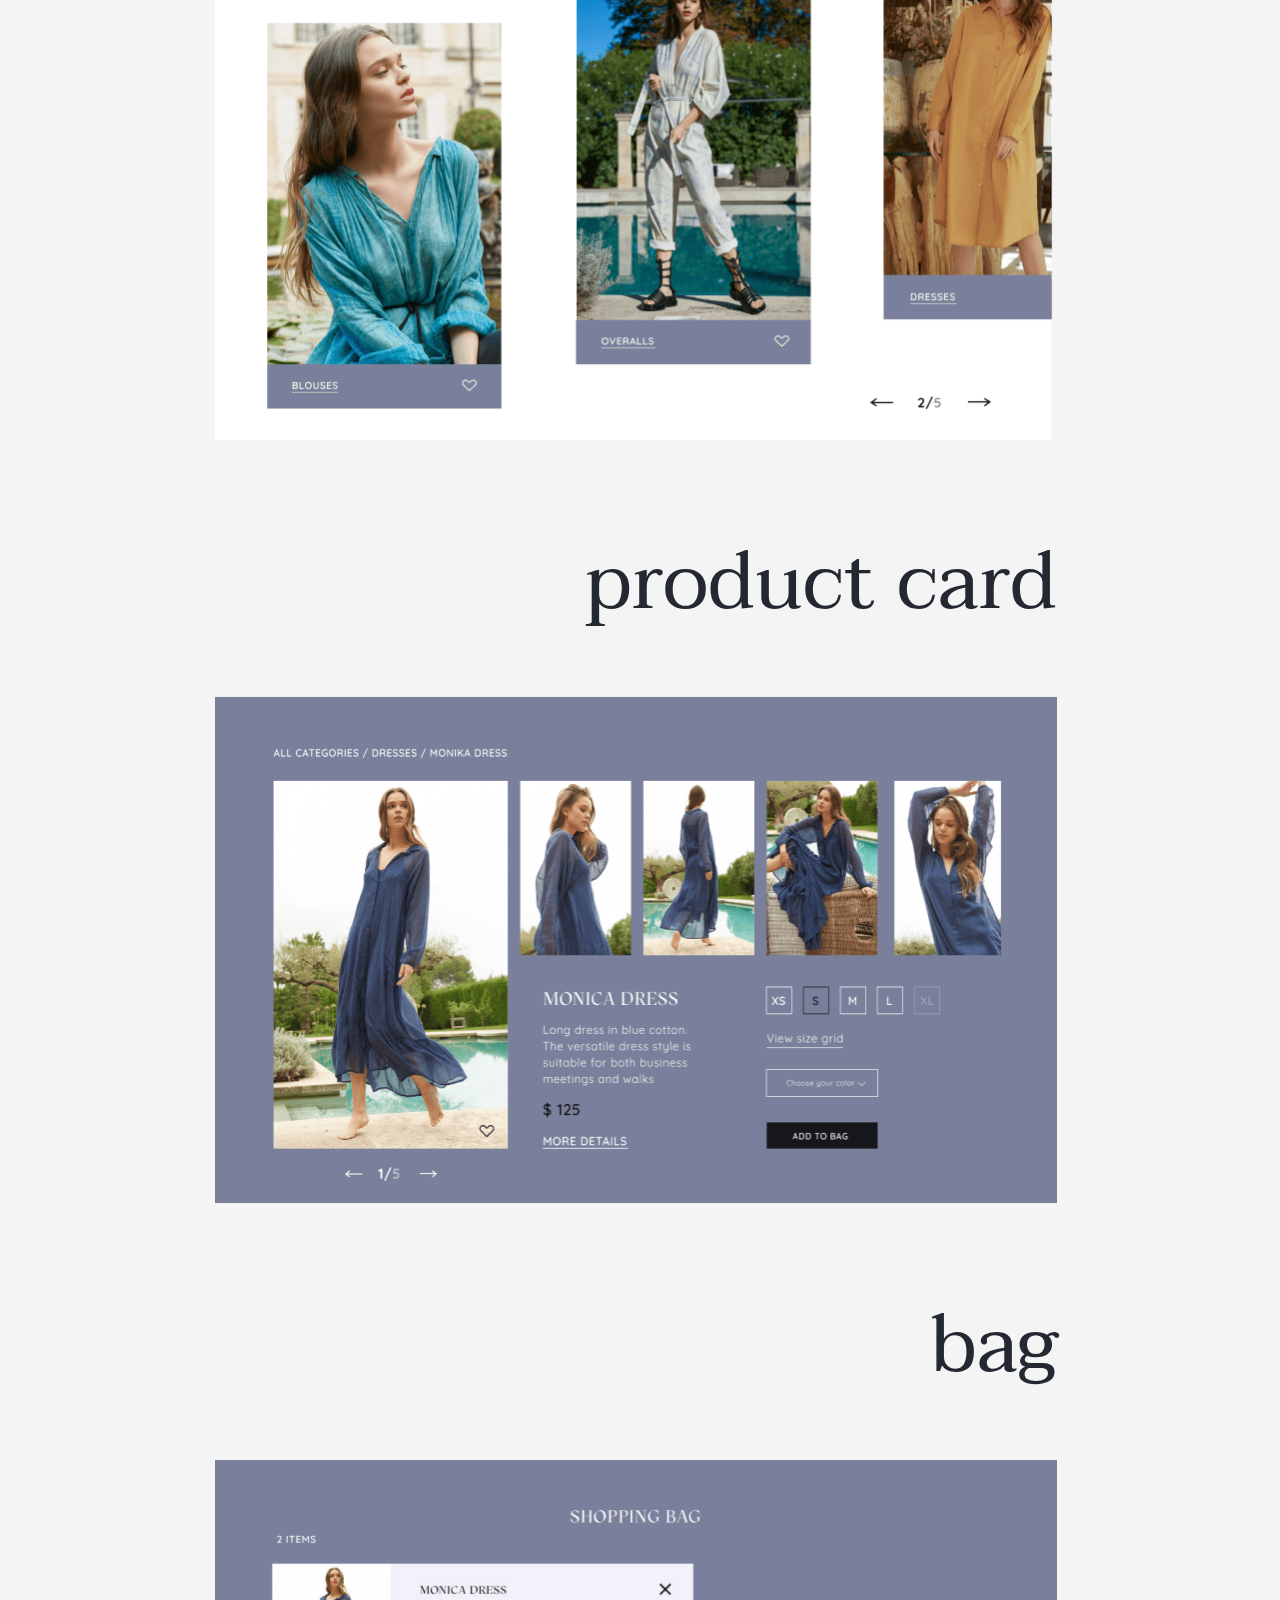
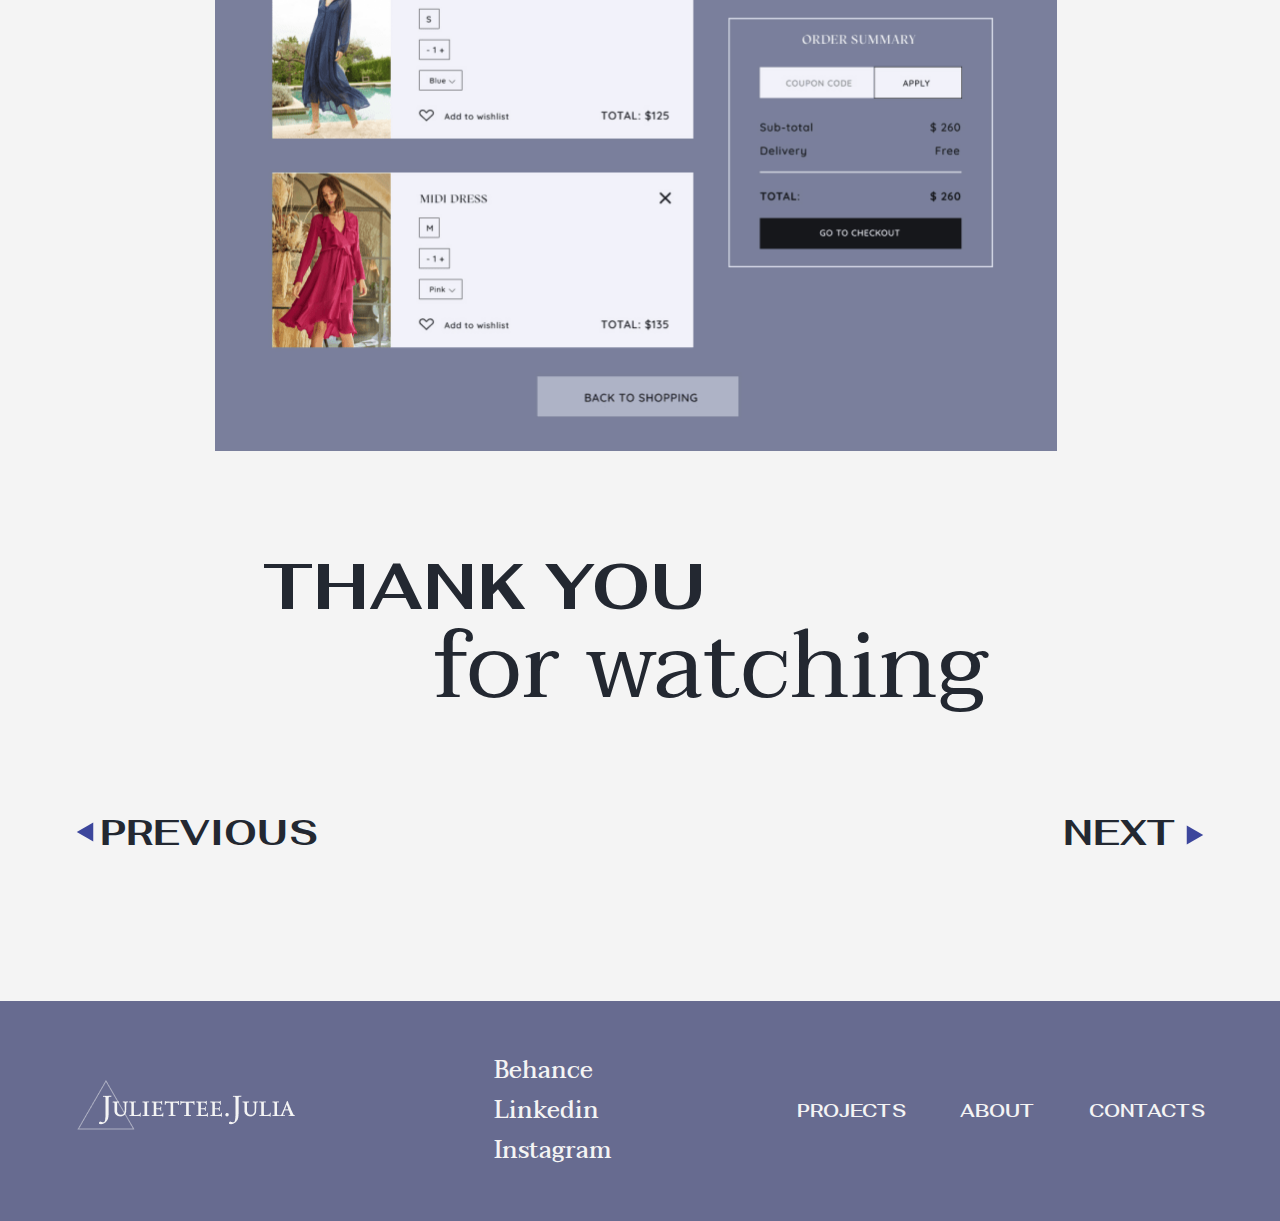
<file: mio-caro.html>
<!doctype html>
<html xmlns="http://www.w3.org/1999/xhtml">

<head>
    <meta http-equiv="Content-Type" content="text/html; charset=utf-8" />
    <meta name="viewport" content="width=device-width; initial-scale=1" />

    <!-- THEME STYLES-->
    <link rel="stylesheet" href="./sass/jquery.fancybox.min.css" type="text/css" />
    <link rel="stylesheet" href="./sass/owl.carousel.min.css" type="text/css" />
    <link rel="stylesheet" href="./sass/fonts.css" type="text/css" />

    <!-- STYLES-->
    <link rel="stylesheet" href="./css/all.css" type="text/css" />

    <!-- THEME FONTS-->
    <link href="https://fonts.googleapis.com/css2?family=Fahkwang:ital,wght@0,400;0,500;0,600;0,700;1,600&display=swap" rel="stylesheet">
    <link href="https://fonts.googleapis.com/css2?family=Taviraj:ital,wght@1,400;1,500&display=swap" rel="stylesheet">

    <title>Mio Caro</title>

</head>

<body>
    <div id="wrapper">
        <!-- HEADER START-->
        <header>
            <div class="layout">
                <div class="header_logo">
                    <a href="first-screen.html"><img src="./images/img_header-logo.png" alt="miocaro"></a>
                    <h1>miocaro</h1>
                </div>
                <div class="header_nav">
                    <nav>
                        <ul class="nav__menu">
                            <li class="nav__menu_items">
                                <a href="index.html" class="nav__menu_items-link">projects</a>
                            </li>
                            <li class="nav__menu_items">
                                <a href="about.html" class="nav__menu_items-link">about</a>
                            </li>
                            <li class="nav__menu_items">
                                <a href="contacts.html" class="nav__menu_items-link">contacts</a>
                            </li>
                        </ul>
                    </nav>
                </div>
                <div class="header-burger">
					<div class="burger-nav">
						<span class="burger-line-top"></span>
						<span class="burger-line-center"></span>
						<span class="burger-line-bottom"></span>
					</div>
					<ul class="header-burger__menu">
						<li class="header-burger__menu_items">
							<a href="index.html" class="header-burger__menu_items-link">projects</a>
						</li>
						<li class="header-burger__menu_items">
							<a href="about.html" class="header-burger__menu_items-link">about</a>
						</li>
						<li class="header-burger__menu_items">
							<a href="contacts.html" class="header-burger__menu_items-link">contacts</a>
						</li>
					</ul>
				</div>
            </div>
        </header><!-- END-->

        <!-- PROJECT PAGES MAIN START-->
        <section class="project-pages_main">
            <div class="layout">
                <h2 class="project-pages_tittle-main text-center">mio caro</h2>
                <div class="main_img-box">
                    <img src="./images/img_miocaro_banner.png" alt="miocaro" class="main_img">
                </div>
            </div>
        </section><!-- END-->

        <!-- PROJECT PAGES ABOUT START-->
        <section class="project-pages_about">
            <div class="layout">
                <div class="wrapper-about-content">
                    <h3 class="project-pages_tittle-about">about</h3>
                    <span class="tittle_about-italic">project</span>
                    <div class="project-pages_description-box">
                        <p class="project-pages_description">
                            It is an instructional design project for a fictional online women's clothing store of the brand called MIO CARO. The challenge was to combine a simple and user-friendly interface with a modern design.
                        </p>
                    </div>
                    <div class="project-pages_description-box_bottom">
                        <p class="project-pages_description" style="padding-bottom: 50px;">
                            As a result, the main screen was created in three versions and a catalog with a full range
                            of clothes, a product card, a basket, an order page and others.
                        </p>
                        <p class="project-pages_description">
                            In work used photographs from this website
                            www.mesdemoisellesparis.com and some from the photographer by Olga Dieterle.
                        </p>
                    </div>
                </div>
            </div>
        </section><!-- END-->

        <!-- PROJECT PAGES TOP SLIDER START-->
        <section class="project-pages_slider">
            <div class="layout">
                <h3 class="project-pages_tittle-block text-left">first screen</h3>
                <div class="owl-carousel owl-theme">
                    <div class="item"><img src="./images/slider/img_miocaro_slider_1.png" alt=""></div>
                    <div class="item"><img src="./images/slider/img_miocaro_slider_2.png" alt=""></div>
                </div>
            </div>
        </section><!-- END-->

        <!-- PROJECT PAGES FONTS AND COLORS START-->
        <section class="project-pages_fonts-colors">
            <div class="layout">
                <div class="wrapper-fonts-colors-content">
                    <h3 class="project-pages_tittle-block text-left">fonts and colors</h3>
                    <div class="project-pages_fonts-colors-box">
                        <ul class="fonts-colors__listitems">
                            <li class="listitems_mio-caro"></li>
                            <li class="listitems_mio-caro"></li>
                            <li class="listitems_mio-caro"></li>
                            <li class="listitems_mio-caro"></li>
                            <li class="listitems_mio-caro"></li>
                        </ul>
                    </div>
                    <p class="project-pages_description" style="padding-bottom: 40px;">
                        This choice of colors can be explained by the fact that shades of purple and pink
                        evokes a sense of elegance and top class. This is a way to attract wealthy customers to a
                        one-page selling website.
                    </p>
                    <p class="project-pages_description" style="padding-bottom: 50px;">
                        Intense blue is refreshing and energizing, navy blue is great for corporate websites or other occasions where strength and reliability are needed in designs.
                    </p>
                    <p class="project-pages_description_2">
                        MARCELLUS - for headers.
                    </p>
                    <p class="project-pages_description_2">
                        Manjari - for text blocks.
                    </p>
                </div>
            </div>
        </section><!-- END-->

        <!-- PROJECT PAGES ABOUT SHOP START-->
        <section class="project-pages_blocks">
            <div class="layout">
                <div class="wrapper-content">
                    <h3 class="project-pages_tittle-block text-right">about shop</h3>
                    <div class="block_img">
                        <img src="./images/img_miocaro_about-shop.png" alt="">
                    </div>
                </div>
            </div>
        </section><!-- END-->

        <!-- PROJECT PAGES CATALOG START-->
        <section class="project-pages_blocks">
            <div class="layout">
                <div class="wrapper-content">
                    <h3 class="project-pages_tittle-block text-right">catalog</h3>
                    <div class="block_img">
                        <img src="./images/img_miocaro-catalog.png" alt="">
                    </div>
                </div>
            </div>
        </section><!-- END-->

        <!-- PROJECT PAGES TRIANGLE START -->
        <section class="project-pages_triangle">
            <div class="layout">
                <div class="wrapper-triangle">
                    <div class="triangle-item bg_cl-mi"></div>
                    <div class="triangle-img">
                        <a data-fancybox="gallery" href="./images/img_miocaro_triangle-full.png">
                            <img src="./images/img_miocaro_triangle-small.png" alt="">
                        </a>
                    </div>
            </div>
            </div>
        </section><!-- END -->

        <!-- PROJECT PAGES ALL CATEGORIES START-->
        <section class="project-pages_blocks">
            <div class="layout">
                <div class="wrapper-content">
                    <h3 class="project-pages_tittle-block text-left">all categories</h3>
                    <div class="block_img">
                        <img src="./images/img_miocaro-allcategories.png" alt="">
                    </div>
                </div>
            </div>
        </section><!-- END-->

        <!-- PROJECT PAGES POPULAR COLLECTIONS START-->
        <section class="project-pages_blocks">
            <div class="layout">
                <div class="wrapper-content">
                    <h3 class="project-pages_tittle-block text-center">popular collections</h3>
                    <div class="block_img">
                        <img src="./images/img_miocaro-popular-collections.png" alt="">
                    </div>
                </div>
            </div>
        </section><!-- END-->


        <!-- PROJECT PAGES PRODUCT CARD START-->
        <section class="project-pages_blocks">
            <div class="layout">
                <div class="wrapper-content">
                    <h3 class="project-pages_tittle-block text-right">product card</h3>
                    <div class="block_img">
                        <img src="./images/img_miocaro-product-card.png" alt="">
                    </div>
                </div>
            </div>
        </section><!-- END-->

        <!-- PROJECT PAGES BAG START-->
        <section class="project-pages_blocks">
            <div class="layout">
                <div class="wrapper-content">
                    <h3 class="project-pages_tittle-block text-right">bag</h3>
                    <div class="block_img">
                        <img src="./images/img_miocaro-bag.png" alt="">
                    </div>
                </div>
            </div>
        </section><!-- END-->

        <!-- PROJECT PAGES THANKS START-->
        <section class="project-pages_thanks">
            <div class="layout">
                <div class="wrapper-thanks-content">
                    <h3 class="project-pages_tittle-about">thank you</h3>
                    <span class="tittle_about-italic">for watching</span>
                </div>
            </div>
        </section><!-- END-->

        <!-- PROJECT PAGES PAGINATION START-->
        <section class="project-pages_pagination">
            <div class="layout">
                <div class="wrapper_pagination">
                    <div class="previous">
                        <img src="./images/icon_arrow-left.svg" alt="">
                        <a href="florensi.html" class="previous-link">previous</a>
                    </div>
                    <div class="next">
                        <a href="cactusmania.html" class="next-link">next</a>
                        <img src="./images/icon_arrow-right.svg" alt="">
                    </div>
                </div>
            </div>
        </section><!-- END-->

        <!-- PROJECT PAGES PAGINATION START-->
        <footer>
            <div class="layout">
                <div class="wrapper-footer">
                    <div class="footer_logo">
                        <a href="#"><img src="./images/img_footer-logo.png" alt="miocaro"></a>
                        <h1>miocaro</h1>
                    </div>
                    <div class="footer_social">
                        <ul class="social__menu">
                            <li class="social__menu_item">
                                <a href="#" class="social__menu_item-link">Behance</a>
                            </li>
                            <li class="social__menu_item">
                                <a href="#" class="social__menu_item-link">Linkedin</a>
                            </li>
                            <li class="social__menu_item">
                                <a href="#" class="social__menu_item-link">Instagram</a>
                            </li>
                        </ul>
                    </div>
                    <div class="footer_nav">
						<ul class="nav__menu">
							<li class="nav__menu_item">
								<a href="index.html" class="nav__menu_item-link">projects</a>
							</li>
							<li class="nav__menu_item">
								<a href="about.html" class="nav__menu_item-link">about</a>
							</li>
							<li class="nav__menu_item">
								<a href="contacts.html" class="nav__menu_item-link">contacts</a>
							</li>
						</ul>
                    </div>
                </div>
            </div>
        </footer><!-- END-->
    </div>

    <script type="text/javascript" src="./js/jquery-3.6.0.min.js"></script>
    <script type="text/javascript" src="./js/jquery.fancybox.min.js"></script>
    <script type="text/javascript" src="./js/owl.carousel.min.js"></script>
    <script type="text/javascript" src="./js/main.js"></script>
</body>

</html>
</file>
<file: sass/fonts.css>
/* Example */ 
/* @font-face {
    font-family: 'Corbel';
    src: url('../fonts/Corbel.eot');
    src: url('../fonts/Corbel.eot?#iefix') format('embedded-opentype'),
         url('../fonts/Corbel.woff') format('woff'),
         url('../fonts/Corbel.ttf') format('truetype'),
         url('../fonts/Corbel.svg#Corbel') format('svg');
    font-weight: normal;
    font-style: normal;
}
*/
</file>
<file: css/all.css>
/* SCSS Compiled */
/***************************************************              GENERAL RESET STYLES             ***************************************************/
html, body, div, span, object, iframe,
h1, h2, h3, h4, h5, h6, p, blockquote, pre,
abbr, address, cite, code,
del, dfn, em, img, ins, kbd, q, samp,
small, strong, sub, sup, var,
b, i,
dl, dt, dd, ol, ul, li,
fieldset, form, label, legend,
table, caption, tbody, tfoot, thead, tr, th, td,
article, aside, canvas, details, figcaption, figure,
footer, header, hgroup, menu, nav, section, summary,
time, mark, audio, video {
  margin: 0;
  padding: 0;
  border: 0;
  outline: 0;
  font-size: 100%;
  vertical-align: baseline;
  background: transparent;
}

*:focus {
  outline: none;
}

body {
  line-height: 1;
}

article, aside, details, figcaption, figure,
footer, header, hgroup, menu, nav, section {
  display: block;
}

nav ul {
  list-style: none;
}

ol, ul {
  list-style: none;
  margin: 0;
  padding: 0;
}

a {
  margin: 0;
  padding: 0;
  font-size: 100%;
  vertical-align: baseline;
  background: transparent;
  text-decoration: none;
}

a:hover {
  text-decoration: none;
}

table {
  border-collapse: collapse;
  border-spacing: 0;
}

img {
  border-style: none;
  max-width: 100%;
}

form fieldset {
  margin: 0;
  padding: 0;
  border: none;
}

input, textarea, select {
  vertical-align: middle;
  color: #000;
  padding: 0;
}

input, select {
  vertical-align: middle;
}

input::-webkit-input-placeholder {
  color: #ebedec;
}

input:focus::-webkit-input-placeholder {
  color: #ebedec;
}

/*@media*/
/* @media (min-width: 1921px){}
@media (width: 1920px){}
@media (min-width: 1440px) and (max-width: 1919px) {}
@media (min-width: 1360px) and (max-width: 1439px) {}
@media (min-width: 1280px) and (max-width: 1359px) {}
@media (min-width: 1024px) and (max-width: 1279px) {}
@media (min-width: 768px) and (max-width: 1023px) {}
@media (min-width: 375px) and (max-width: 767px) {}
@media (min-width: 320px) and (max-width: 374px) {} */
/* @media (max-width: 1919px) {}
@media (max-width: 1439px) {}
@media (max-width: 1279px) {}
@media (max-width: 767px) {} */
/*@media end*/
/*usage  @include font-size(13);*/
/* Brand Colors ------------------------------------------------*/
/* Font-Size ------------------------------------------------*/
/* Font-Weight ------------------------------------------------*/
/* Font-family ------------------------------------------------*/
#wrapper {
  display: block;
  overflow: hidden;
  position: relative;
  box-sizing: border-box;
  width: 100%;
  height: auto;
}

* {
  box-sizing: border-box;
}

body {
  font-family: "Fahkwang", sans-serif;
  background-color: #f4f4f4;
  color: #232831;
}

.layout {
  max-width: 1130px;
  margin: 0 auto;
}

.text-center {
  text-align: center;
}

.text-left {
  text-align: left;
}

.text-right {
  text-align: right;
}

.tittle-bottom-slider {
  text-align: center;
}

.project-pages_tittle-main {
  font-size: 72px;
  font-weight: 700;
  color: #676B90;
  text-transform: uppercase;
}

.project-pages_tittle-about {
  font-size: 64px;
  font-weight: 700;
  text-transform: uppercase;
}

.tittle_about-italic {
  font-size: 96px;
  font-family: "Taviraj", serif;
  font-weight: 400;
  text-transform: lowercase;
  padding-left: 170px;
}

.tittle_about-italic-pg {
  font-size: 96px;
  font-family: "Taviraj", serif;
  font-weight: 400;
  text-transform: lowercase;
}

.project-pages_description {
  font-size: 24px;
  font-weight: 400;
  line-height: 33px;
  letter-spacing: 0.015em;
}

.project-pages_description_2 {
  font-size: 24px;
  font-weight: 500;
  line-height: 35px;
  letter-spacing: 0.015em;
}

.project-pages_tittle-block {
  font-size: 80px;
  font-family: "Taviraj", serif;
  font-weight: 400;
  text-transform: lowercase;
}

.project-pages_blocks {
  margin-top: 100px;
}
.project-pages_blocks .wrapper-content {
  margin-left: 140px;
  max-width: 842px;
}
.project-pages_blocks .wrapper-content .block_img {
  margin-top: 74px;
}

.blocks_gallery {
  margin-top: 100px;
}

.overlay-contacts {
  background-image: url(../images/img_main-bg.png);
  max-width: 100%;
  height: 100vh;
  background-size: cover;
  background-repeat: no-repeat;
}

.overlay-fs {
  background-image: url(../images/img_fs-overlay.png);
  max-width: 100%;
  height: 100%;
  background-size: cover;
  background-repeat: no-repeat;
}

@media (min-width: 1024px) and (max-width: 1279px) {
  .project-pages_blocks .wrapper-content {
    margin-left: 140px;
    max-width: 842px;
    margin: 0 auto;
  }
  .project-pages_blocks .wrapper-content .block_img {
    margin-top: 54px;
  }
}
@media (min-width: 768px) and (max-width: 1023px) {
  .project-pages_blocks .wrapper-content {
    margin: 0 auto;
  }

  .block_img {
    margin-top: 54px;
  }

  .project-pages_tittle-about {
    font-size: 54px;
  }

  .tittle_about-italic {
    font-size: 70px;
  }

  .project-pages_description {
    font-size: 20px;
    line-height: 30px;
  }

  .project-pages_tittle-block {
    font-size: 70px;
  }

  .project-pages_blocks {
    margin-top: 50px;
  }

  .project-pages_blocks .wrapper-content .block_img {
    margin-top: 40px;
  }
}
@media (min-width: 375px) and (max-width: 767px) {
  .project-pages_tittle-about {
    font-size: 35px;
    padding: 0px;
  }

  .tittle_about-italic {
    font-size: 49px;
    padding-left: 25px;
  }

  .project-pages_description {
    font-size: 19px;
    line-height: 26px;
  }

  .project-pages_tittle-block {
    font-size: 33px;
    padding: 0px;
  }

  .project-pages_description_2 {
    font-size: 19px;
    line-height: 30px;
  }

  .project-pages_blocks {
    margin-top: 40px;
  }

  .project-pages_blocks .wrapper-content {
    max-width: 300px;
    margin: 0 auto;
  }

  .project-pages_blocks .wrapper-content .block_img {
    margin-top: 20px;
  }

  .project-pages_tittle-about {
    font-size: 35px;
    padding: 0;
  }

  .project-pages_tittle-main {
    font-size: 50px;
  }

  .tittle-bottom-slider {
    text-align: right;
  }
}
@media (min-width: 320px) and (max-width: 374px) {
  .project-pages_tittle-about {
    font-size: 35px;
    padding: 0px;
  }

  .tittle_about-italic {
    font-size: 49px;
    padding-left: 25px;
  }

  .project-pages_description {
    font-size: 17px;
    line-height: 26px;
  }

  .project-pages_tittle-block {
    font-size: 33px;
    padding: 0px;
  }

  .project-pages_description_2 {
    font-size: 19px;
    line-height: 30px;
  }

  .project-pages_blocks {
    margin-top: 40px;
  }

  .project-pages_blocks .wrapper-content {
    max-width: 300px;
    margin: 0 auto;
  }

  .project-pages_blocks .wrapper-content .block_img {
    margin-top: 20px;
  }

  .project-pages_tittle-about {
    font-size: 35px;
    padding: 0;
  }

  .project-pages_tittle-main {
    font-size: 35px;
  }

  .tittle-bottom-slider {
    text-align: right;
  }

  .principles .tittle_about-italic {
    text-align: center;
  }

  .principles .principles-list .principles-item .num-1::before {
    top: 50px;
    left: 0;
    font-size: 100px;
  }

  .tittle_about-italic-pg {
    font-size: 70px;
    font-family: "Taviraj", serif;
    font-weight: 400;
    text-transform: lowercase;
  }

  .principles .project-pages_description {
    font-size: 15px;
    line-height: 20px;
  }
}
.project-pages_about {
  margin-top: 110px;
}
.project-pages_about .wrapper-about-content {
  max-width: 650px;
  margin-left: 188px;
}
.project-pages_about .wrapper-about-content .project-pages_description-box {
  margin-top: 74px;
  max-width: 540px;
}
.project-pages_about .wrapper-about-content .project-pages_description-box_bottom {
  padding-top: 54px;
  max-width: 554px;
  padding-left: 196px;
}

@media (min-width: 1024px) and (max-width: 1279px) {
  .project-pages_about .wrapper-about-content {
    margin: 0 auto;
  }
}
@media (min-width: 768px) and (max-width: 1023px) {
  header .layout, .section-header .layout {
    padding: 0px 20px;
  }

  .project-pages_about {
    margin-top: 50px;
  }

  .project-pages_about .layout {
    padding: 0px 20px;
  }

  .project-pages_about .wrapper-about-content {
    max-width: 650px;
    margin: 0 auto;
  }
  .project-pages_about .wrapper-about-content .project-pages_description-box {
    padding-top: 40px;
    margin: 0 auto;
  }
}
@media (min-width: 375px) and (max-width: 767px) {
  .project-pages_about {
    margin-top: 40px;
  }

  .project-pages_about .layout {
    padding: 0px 20px;
  }

  .project-pages_about .wrapper-about-content {
    margin: 0 auto;
  }

  .project-pages_about .wrapper-about-content .project-pages_description-box {
    padding-top: 38px;
    margin: 0 auto;
  }
}
@media (min-width: 320px) and (max-width: 374px) {
  .project-pages_about {
    margin-top: 40px;
  }

  .project-pages_about .layout {
    padding: 0px 20px;
  }

  .project-pages_about .wrapper-about-content {
    margin: 0 auto;
  }

  .project-pages_about .wrapper-about-content .project-pages_description-box {
    padding-top: 38px;
    margin: 0 auto;
  }

  .project-pages_about .wrapper-about-content .project-pages_description-box_bottom {
    padding-top: 30px;
    padding-left: 0px;
    margin: 0 auto;
  }
}
.project-pages_fonts-colors {
  margin-top: 76px;
}
.project-pages_fonts-colors .wrapper-fonts-colors-content {
  max-width: 650px;
  margin-left: 188px;
}
.project-pages_fonts-colors .wrapper-fonts-colors-content .project-pages_fonts-colors-box {
  margin-top: 74px;
  margin-bottom: 50px;
}
.project-pages_fonts-colors .wrapper-fonts-colors-content .project-pages_fonts-colors-box .fonts-colors__listitems {
  display: flex;
  justify-content: space-between;
}
.project-pages_fonts-colors .wrapper-fonts-colors-content .project-pages_fonts-colors-box .fonts-colors__listitems .listitems_florensi {
  width: 96px;
  height: 96px;
}
.project-pages_fonts-colors .wrapper-fonts-colors-content .project-pages_fonts-colors-box .fonts-colors__listitems .listitems_florensi:first-child {
  background-color: #fff9f9;
}
.project-pages_fonts-colors .wrapper-fonts-colors-content .project-pages_fonts-colors-box .fonts-colors__listitems .listitems_florensi:nth-child(2) {
  background-color: #cfafde;
}
.project-pages_fonts-colors .wrapper-fonts-colors-content .project-pages_fonts-colors-box .fonts-colors__listitems .listitems_florensi:nth-child(3) {
  background-color: #873f88;
}
.project-pages_fonts-colors .wrapper-fonts-colors-content .project-pages_fonts-colors-box .fonts-colors__listitems .listitems_florensi:nth-child(4) {
  background-color: #904760;
}
.project-pages_fonts-colors .wrapper-fonts-colors-content .project-pages_fonts-colors-box .fonts-colors__listitems .listitems_florensi:last-child {
  background-color: #4a1861;
}
.project-pages_fonts-colors .wrapper-fonts-colors-content .project-pages_fonts-colors-box .fonts-colors__listitems .listitems_mio-caro {
  width: 96px;
  height: 96px;
}
.project-pages_fonts-colors .wrapper-fonts-colors-content .project-pages_fonts-colors-box .fonts-colors__listitems .listitems_mio-caro:first-child {
  background-color: #f1eeee;
}
.project-pages_fonts-colors .wrapper-fonts-colors-content .project-pages_fonts-colors-box .fonts-colors__listitems .listitems_mio-caro:nth-child(2) {
  background-color: #ffe8e4;
}
.project-pages_fonts-colors .wrapper-fonts-colors-content .project-pages_fonts-colors-box .fonts-colors__listitems .listitems_mio-caro:nth-child(3) {
  background-color: #b8bbcc;
}
.project-pages_fonts-colors .wrapper-fonts-colors-content .project-pages_fonts-colors-box .fonts-colors__listitems .listitems_mio-caro:nth-child(4) {
  background-color: #787994;
}
.project-pages_fonts-colors .wrapper-fonts-colors-content .project-pages_fonts-colors-box .fonts-colors__listitems .listitems_mio-caro:last-child {
  background-color: #16171b;
}
.project-pages_fonts-colors .wrapper-fonts-colors-content .project-pages_fonts-colors-box .fonts-colors__listitems .listitems_cactusmania {
  width: 96px;
  height: 96px;
}
.project-pages_fonts-colors .wrapper-fonts-colors-content .project-pages_fonts-colors-box .fonts-colors__listitems .listitems_cactusmania:first-child {
  background-color: #d9fdd9;
}
.project-pages_fonts-colors .wrapper-fonts-colors-content .project-pages_fonts-colors-box .fonts-colors__listitems .listitems_cactusmania:nth-child(2) {
  background-color: #67af43;
}
.project-pages_fonts-colors .wrapper-fonts-colors-content .project-pages_fonts-colors-box .fonts-colors__listitems .listitems_cactusmania:nth-child(3) {
  background-color: #608c33;
}
.project-pages_fonts-colors .wrapper-fonts-colors-content .project-pages_fonts-colors-box .fonts-colors__listitems .listitems_cactusmania:nth-child(4) {
  background-color: #3d5823;
}
.project-pages_fonts-colors .wrapper-fonts-colors-content .project-pages_fonts-colors-box .fonts-colors__listitems .listitems_cactusmania:last-child {
  background-color: #213111;
}

@media (min-width: 1024px) and (max-width: 1279px) {
  .project-pages_fonts-colors {
    margin-top: 124px;
  }
  .project-pages_fonts-colors .wrapper-fonts-colors-content {
    width: 650px;
    margin: 0 auto;
  }
}
@media (min-width: 768px) and (max-width: 1023px) {
  .project-pages_fonts-colors {
    margin-top: 74px;
  }
  .project-pages_fonts-colors .wrapper-fonts-colors-content {
    max-width: 650px;
    margin: 0 auto;
  }

  .project-pages_fonts-colors .wrapper-fonts-colors-content .project-pages_fonts-colors-box {
    margin-top: 40px;
  }
}
@media (min-width: 375px) and (max-width: 767px) {
  .project-pages_fonts-colors {
    margin-top: 70px;
  }

  .project-pages_fonts-colors .wrapper-fonts-colors-content {
    margin: 0 auto;
    padding: 0px 20px;
  }

  .project-pages_fonts-colors .wrapper-fonts-colors-content .project-pages_fonts-colors-box {
    margin-top: 20px;
    margin-bottom: 40px;
  }

  .project-pages_fonts-colors .wrapper-fonts-colors-content .project-pages_fonts-colors-box .fonts-colors__listitems .listitems_florensi {
    width: 59px;
    height: 59px;
  }

  .project-pages_fonts-colors .wrapper-fonts-colors-content .project-pages_fonts-colors-box .fonts-colors__listitems .listitems_mio-caro {
    width: 59px;
    height: 59px;
  }

  .project-pages_fonts-colors .wrapper-fonts-colors-content .project-pages_fonts-colors-box .fonts-colors__listitems .listitems_cactusmania {
    width: 59px;
    height: 59px;
  }

  .project-pages_fonts-colors .wrapper-fonts-colors-content .project-pages_fonts-colors-box .fonts-colors__listitems .listitems_florensi {
    margin-right: 10px;
  }

  .project-pages_fonts-colors .wrapper-fonts-colors-content .project-pages_fonts-colors-box .fonts-colors__listitems .listitems_florensi:last-child {
    margin-right: 0px;
  }
}
@media (min-width: 320px) and (max-width: 374px) {
  .project-pages_fonts-colors {
    margin-top: 70px;
  }

  .project-pages_fonts-colors .wrapper-fonts-colors-content {
    width: 300px;
    margin: 0 auto;
  }

  .project-pages_fonts-colors .wrapper-fonts-colors-content .project-pages_fonts-colors-box {
    margin-top: 20px;
    margin-bottom: 40px;
  }

  .project-pages_fonts-colors .wrapper-fonts-colors-content .project-pages_fonts-colors-box .fonts-colors__listitems .listitems_florensi {
    width: 55px;
    height: 55px;
  }

  .project-pages_fonts-colors .wrapper-fonts-colors-content .project-pages_fonts-colors-box .fonts-colors__listitems .listitems_mio-caro {
    width: 55px;
    height: 55px;
  }

  .project-pages_fonts-colors .wrapper-fonts-colors-content .project-pages_fonts-colors-box .fonts-colors__listitems .listitems_cactusmania {
    width: 55px;
    height: 55px;
  }

  .project-pages_fonts-colors .wrapper-fonts-colors-content .project-pages_fonts-colors-box .fonts-colors__listitems .listitems_florensi {
    margin-right: 10px;
  }

  .project-pages_fonts-colors .wrapper-fonts-colors-content .project-pages_fonts-colors-box .fonts-colors__listitems .listitems_florensi:last-child {
    margin-right: 0px;
  }
}
footer {
  max-width: 100%;
  height: 220px;
  margin-top: 150px;
  background-color: #676B90;
  padding-top: 58px;
  position: relative;
}
footer .wrapper-footer {
  display: flex;
  justify-content: space-between;
  align-items: center;
}
footer .wrapper-footer .footer_logo {
  width: 233px;
  height: 62px;
  overflow: hidden;
  cursor: pointer;
}
footer .wrapper-footer .footer_logo h1 {
  text-indent: -9999;
}
footer .wrapper-footer .footer_social {
  position: relative;
}
footer .wrapper-footer .footer_social .social__menu {
  position: relative;
}
footer .wrapper-footer .footer_social .social__menu_item {
  padding-bottom: 16px;
}
footer .wrapper-footer .footer_social .social__menu_item-link {
  font-size: 24px;
  font-weight: 500;
  font-family: "Taviraj", serif;
  color: #f4f4f4;
}
footer .wrapper-footer .footer_social .social__menu_item-link:hover {
  text-decoration: underline;
  cursor: pointer;
}
footer .wrapper-footer .footer_social .social__menu_item:last-child {
  padding-bottom: 0px;
}
footer .wrapper-footer .footer_nav .nav__menu_item {
  display: inline-block;
  padding-left: 50px;
}
footer .wrapper-footer .footer_nav .nav__menu_item-link {
  font-size: 18px;
  font-weight: 600;
  color: #f4f4f4;
  text-transform: uppercase;
}
footer .wrapper-footer .footer_nav .nav__menu_item-link:hover {
  text-decoration: underline;
  cursor: pointer;
}
footer .wrapper-footer .footer_nav .nav__menu_item:first-child {
  padding-left: 0px;
}

@media (min-width: 1024px) and (max-width: 1279px) {
  footer {
    margin-top: 100px;
  }
}
@media (min-width: 768px) and (max-width: 1023px) {
  footer {
    margin-top: 100px;
  }
}
@media (min-width: 375px) and (max-width: 767px) {
  footer {
    margin-top: 40px;
    height: 200px;
  }

  footer .wrapper-footer .footer_logo {
    max-width: 233px;
    height: 62px;
    overflow: hidden;
    cursor: pointer;
    position: absolute;
    transition: tr;
    transform: translate(-50%, -50%);
    top: 50%;
    left: 50%;
  }

  footer .wrapper-footer .footer_social {
    margin-top: -15px;
    margin-bottom: 15px;
  }

  footer .wrapper-footer {
    display: flex;
    flex-direction: column;
  }

  footer .wrapper-footer .footer_social .social__menu_item-link {
    font-size: 20px;
  }

  footer .wrapper-footer .footer_social .social__menu {
    display: flex;
  }

  footer .wrapper-footer .footer_social .social__menu_item {
    padding-bottom: 70px;
    padding-right: 15px;
  }

  footer .wrapper-footer .footer_nav .nav__menu {
    display: flex;
  }

  footer .wrapper-footer .footer_nav .nav__menu_item-link {
    font-size: 13px;
  }
}
@media (min-width: 320px) and (max-width: 374px) {
  footer {
    margin-top: 40px;
    height: 200px;
  }

  footer .wrapper-footer .footer_logo {
    max-width: 233px;
    height: 62px;
    overflow: hidden;
    cursor: pointer;
    position: absolute;
    transition: tr;
    transform: translate(-50%, -50%);
    top: 50%;
    left: 50%;
  }

  footer .wrapper-footer .footer_social {
    margin-top: -15px;
    margin-bottom: 15px;
  }

  footer .wrapper-footer {
    display: flex;
    flex-direction: column;
  }

  footer .wrapper-footer .footer_social .social__menu_item-link {
    font-size: 20px;
  }

  footer .wrapper-footer .footer_social .social__menu {
    display: flex;
  }

  footer .wrapper-footer .footer_social .social__menu_item {
    padding-bottom: 70px;
    padding-right: 15px;
  }

  footer .wrapper-footer .footer_nav .nav__menu {
    display: flex;
  }

  footer .wrapper-footer .footer_nav .nav__menu_item-link {
    font-size: 13px;
  }
}
header, .section-header {
  max-width: 100%;
  padding-top: 64px;
  height: 62px;
}
header .layout, .section-header .layout {
  display: flex;
  justify-content: space-between;
  align-items: center;
}
header .layout .header_logo, .section-header .layout .header_logo {
  width: 233px;
  height: 62px;
  overflow: hidden;
  cursor: pointer;
}
header .layout .header_logo h1, .section-header .layout .header_logo h1 {
  text-indent: 9999;
}
header .layout .header_nav, .section-header .layout .header_nav {
  position: relative;
}
header .layout .header_nav .nav__menu, .section-header .layout .header_nav .nav__menu {
  position: relative;
}
header .layout .header_nav .nav__menu_items, .section-header .layout .header_nav .nav__menu_items {
  display: inline-block;
  padding-left: 54px;
}
header .layout .header_nav .nav__menu_items-link, .section-header .layout .header_nav .nav__menu_items-link {
  font-family: "Fahkwang", sans-serif;
  font-size: 20px;
  font-weight: 600;
  color: #676B90;
  text-transform: uppercase;
  transition: 200ms all ease-in-out;
}
header .layout .header_nav .nav__menu_items-link:hover, .section-header .layout .header_nav .nav__menu_items-link:hover {
  color: #232831;
  cursor: pointer;
}
header .layout .header_nav .nav__menu_items:first-child, .section-header .layout .header_nav .nav__menu_items:first-child {
  padding-left: 0px;
}
header .layout .header-burger, .section-header .layout .header-burger {
  display: none;
  text-align: center;
}
header .layout .header-burger .burger-nav .burger-line-top, header .layout .header-burger .burger-nav .burger-line-center, header .layout .header-burger .burger-nav .burger-line-bottom, .section-header .layout .header-burger .burger-nav .burger-line-top, .section-header .layout .header-burger .burger-nav .burger-line-center, .section-header .layout .header-burger .burger-nav .burger-line-bottom {
  transition: all 200ms linear;
  content: "";
  width: 30px;
  height: 2px;
  background-color: #000;
  position: absolute;
  right: 10px;
  z-index: 11;
}
header .layout .header-burger .burger-nav .burger-line-top, .section-header .layout .header-burger .burger-nav .burger-line-top {
  top: 84px;
}
header .layout .header-burger .burger-nav .burger-line-center, .section-header .layout .header-burger .burger-nav .burger-line-center {
  top: 94px;
}
header .layout .header-burger .burger-nav .burger-line-bottom, .section-header .layout .header-burger .burger-nav .burger-line-bottom {
  top: 104px;
}
header .layout .header-burger .burger-nav .burger-line-top.active, .section-header .layout .header-burger .burger-nav .burger-line-top.active {
  transform: rotate(-45deg);
  top: 90px;
  background-color: #f4f4f4;
  transition: transition-treatment_2;
}
header .layout .header-burger .burger-nav .burger-line-center.active, .section-header .layout .header-burger .burger-nav .burger-line-center.active {
  display: none;
}
header .layout .header-burger .burger-nav .burger-line-bottom.active, .section-header .layout .header-burger .burger-nav .burger-line-bottom.active {
  transform: rotate(45deg);
  top: 90px;
  background-color: #f4f4f4;
}
header .layout .header-burger .header-burger__menu, .section-header .layout .header-burger .header-burger__menu {
  transition: all 300ms linear;
  background-color: #676B90;
  position: absolute;
  top: -1200px;
  left: 0;
  z-index: 10;
  width: 100vw;
  height: 100vh;
  padding-top: 200px;
}
header .layout .header-burger .header-burger__menu_items, .section-header .layout .header-burger .header-burger__menu_items {
  margin-bottom: 20px;
}
header .layout .header-burger .header-burger__menu_items-link, .section-header .layout .header-burger .header-burger__menu_items-link {
  color: #f4f4f4;
  font-size: 36px;
}
header .layout .header-burger .header-burger__menu.active, .section-header .layout .header-burger .header-burger__menu.active {
  top: 0;
}

.header-fx {
  position: fixed;
  top: 0;
  left: 0;
  right: 0;
  margin: 0;
  z-index: 3;
}

@media (min-width: 768px) and (max-width: 1023px) {
  .project-pages_tittle-main {
    font-size: 60px;
  }
}
@media (min-width: 375px) and (max-width: 767px) {
  header .layout .header_nav, .section-header .layout .header_nav {
    display: none;
  }
  header .layout .header-burger, .section-header .layout .header-burger {
    display: block;
  }
}
@media (min-width: 320px) and (max-width: 374px) {
  header .layout .header_nav, .section-header .layout .header_nav {
    display: none;
  }
  header .layout .header-burger, .section-header .layout .header-burger {
    display: block;
  }
}
.project-pages_main {
  margin-top: 144px;
}
.project-pages_main .main_img-box {
  padding-top: 74px;
}
.project-pages_main .main_img-box .main_img {
  width: 1130px;
  max-height: 616px;
}

@media (min-width: 768px) and (max-width: 1023px) {
  .project-pages_main {
    margin-top: 110px;
  }
  .project-pages_main .main_img-box {
    padding-top: 42px;
  }
}
@media (min-width: 375px) and (max-width: 767px) {
  .project-pages_main {
    margin-top: 90px;
  }

  .project-pages_tittle-main {
    font-size: 50px;
  }

  .project-pages_main .main_img-box {
    padding-top: 40px;
  }
}
@media (min-width: 320px) and (max-width: 374px) {
  .project-pages_main {
    margin-top: 90px;
  }

  .project-pages_main .main_img-box {
    padding-top: 40px;
  }
}
.project-pages_pagination {
  margin-top: 100px;
}
.project-pages_pagination .wrapper_pagination {
  display: flex;
  justify-content: space-between;
  align-items: center;
}
.project-pages_pagination .wrapper_pagination .previous {
  display: flex;
  align-items: center;
}
.project-pages_pagination .wrapper_pagination .previous img {
  width: 20px;
  height: 20px;
  margin-right: 5px;
}
.project-pages_pagination .wrapper_pagination .previous .previous-link {
  font-size: 36px;
  text-transform: uppercase;
  font-weight: 700;
  color: #232831;
  line-height: 37px;
}
.project-pages_pagination .wrapper_pagination .previous .previous-link:hover {
  text-decoration: underline;
}
.project-pages_pagination .wrapper_pagination .next .next-link {
  font-size: 36px;
  text-transform: uppercase;
  font-weight: 700;
  color: #232831;
  line-height: 37px;
}
.project-pages_pagination .wrapper_pagination .next .next-link:hover {
  text-decoration: underline;
}
.project-pages_pagination .wrapper_pagination .next img {
  width: 20px;
  height: 20px;
  margin-left: 5px;
}

@media (min-width: 1024px) and (max-width: 1279px) {
  .project-pages_pagination {
    margin-top: 75px;
  }
}
@media (min-width: 768px) and (max-width: 1023px) {
  .project-pages_pagination {
    margin-top: 75px;
  }
}
@media (min-width: 375px) and (max-width: 767px) {
  .project-pages_pagination {
    margin-top: 40px;
  }

  .project-pages_pagination .wrapper_pagination {
    padding: 0px 10px;
  }

  .project-pages_pagination .wrapper_pagination .previous .previous-link {
    font-size: 20px;
    line-height: 37px;
  }

  .project-pages_pagination .wrapper_pagination .previous img {
    width: 15px;
    height: 15px;
  }

  .project-pages_pagination .wrapper_pagination .next .next-link {
    font-size: 20px;
    line-height: 37px;
  }

  .project-pages_pagination .wrapper_pagination .next img {
    width: 15px;
    height: 15px;
  }
}
@media (min-width: 320px) and (max-width: 374px) {
  .project-pages_pagination {
    margin-top: 40px;
  }

  .project-pages_pagination .wrapper_pagination {
    padding: 0px 10px;
  }

  .project-pages_pagination .wrapper_pagination .previous .previous-link {
    font-size: 20px;
    line-height: 37px;
  }

  .project-pages_pagination .wrapper_pagination .previous img {
    width: 15px;
    height: 15px;
  }

  .project-pages_pagination .wrapper_pagination .next .next-link {
    font-size: 20px;
    line-height: 37px;
  }

  .project-pages_pagination .wrapper_pagination .next img {
    width: 15px;
    height: 15px;
  }
}
.project-pages_slider {
  margin-top: 104px;
}
.project-pages_slider .owl-carousel {
  margin-top: 74px;
  position: relative;
}
.project-pages_slider .owl-carousel .owl-item img {
  width: 843px;
  height: 537px;
}
.project-pages_slider .owl-carousel .owl-nav {
  position: absolute;
  top: 250px;
  left: 924px;
}
.project-pages_slider .owl-carousel .owl-nav .owl-next {
  margin-left: 25px;
}

@media (min-width: 1024px) and (max-width: 1279px) {
  .project-pages_slider {
    margin-top: 80px;
  }

  .owl-carousel .owl-item img {
    width: auto;
    height: auto;
  }

  .owl-item.active {
    display: none;
  }

  .owl-nav {
    position: absolute;
    top: 540px;
    left: 424px;
  }

  .owl-next {
    margin-left: 25px;
  }

  .project-pages_slider .owl-carousel .owl-nav {
    top: 102%;
    left: 45%;
  }
}
@media (min-width: 768px) and (max-width: 1023px) {
  .project-pages_slider {
    margin-top: 50px;
  }
  .project-pages_slider .owl-carousel .owl-item img {
    width: 843px;
    height: 537px;
  }
  .project-pages_slider .owl-carousel .owl-nav {
    position: absolute;
    top: 570px;
    left: 424px;
  }
  .project-pages_slider .owl-carousel .owl-nav .owl-next {
    margin-left: 25px;
  }

  .project-pages_slider .owl-carousel {
    margin-top: 40px;
    position: relative;
  }
}
@media (min-width: 375px) and (max-width: 767px) {
  .project-pages_slider {
    margin-top: 40px;
  }

  .project-pages_slider .project-pages_tittle-block {
    padding: 0px 20px;
  }

  .project-pages_slider .owl-carousel .owl-item img {
    width: auto;
    height: auto;
  }

  .project-pages_slider .owl-carousel {
    margin-top: 20px;
  }

  .project-pages_slider .owl-carousel .owl-nav {
    top: 105%;
    left: 45%;
  }

  .project-pages_slider .owl-carousel .owl-nav .owl-prev img {
    width: 20px;
  }

  .project-pages_slider .owl-carousel .owl-nav .owl-next img {
    width: 20px;
  }

  .project-pages_slider .owl-carousel .owl-nav .owl-next {
    margin-left: 12px;
  }
}
@media (min-width: 320px) and (max-width: 374px) {
  .project-pages_slider {
    margin-top: 40px;
  }

  .project-pages_slider .project-pages_tittle-block {
    padding: 0px 20px;
  }

  .project-pages_slider .owl-carousel .owl-item img {
    width: auto;
    height: auto;
  }

  .project-pages_slider .owl-carousel {
    margin-top: 20px;
  }

  .project-pages_slider .owl-carousel .owl-nav {
    top: 105%;
    left: 45%;
  }

  .project-pages_slider .owl-carousel .owl-nav .owl-prev img {
    width: 20px;
  }

  .project-pages_slider .owl-carousel .owl-nav .owl-next img {
    width: 20px;
  }

  .project-pages_slider .owl-carousel .owl-nav .owl-next {
    margin-left: 12px;
  }
}
.project-pages_thanks {
  margin-top: 100px;
}
.project-pages_thanks .wrapper-thanks-content {
  width: 792px;
  margin-left: 188px;
}

@media (min-width: 1024px) and (max-width: 1279px) {
  .project-pages_thanks {
    margin-top: 80px;
  }
}
@media (min-width: 768px) and (max-width: 1023px) {
  .project-pages_thanks {
    margin-top: 80px;
  }
}
@media (min-width: 375px) and (max-width: 767px) {
  .project-pages_thanks .wrapper-thanks-content {
    width: auto;
    margin: 0 auto;
    padding: 0px 10px;
  }

  .project-pages_thanks {
    margin-top: 70px;
  }
}
@media (min-width: 320px) and (max-width: 374px) {
  .project-pages_thanks .wrapper-thanks-content {
    width: auto;
    margin: 0 auto;
    padding: 0px 10px;
  }

  .project-pages_thanks {
    margin-top: 70px;
  }
}
.project-pages_triangle {
  margin-top: 240px;
  margin-bottom: 160px;
}
.project-pages_triangle .layout {
  text-align: center;
  position: relative;
}
.project-pages_triangle .layout .wrapper-triangle {
  max-height: 610px;
}
.project-pages_triangle .layout .wrapper-triangle .triangle-item {
  position: absolute;
  top: 45%;
  left: 50%;
  transform: translate(-50%, -50%);
  width: 0;
  height: 0;
  border-style: solid;
  border-width: 0 370px 610px 370px;
  z-index: 2;
}
.project-pages_triangle .layout .wrapper-triangle .bg_cl-fl {
  border-color: transparent transparent #785580 transparent;
}
.project-pages_triangle .layout .wrapper-triangle .bg_cl-mi {
  border-color: transparent transparent #676B90 transparent;
}
.project-pages_triangle .layout .wrapper-triangle .bg_cl-cm {
  border-color: transparent transparent #608C33 transparent;
}
.project-pages_triangle .layout .wrapper-triangle .triangle-img {
  position: relative;
  z-index: 3;
  transition: 500ms all ease-in-out;
}
.project-pages_triangle .layout .wrapper-triangle .triangle-img:hover {
  transform: scale(1.1);
}

@media (min-width: 1360px) and (max-width: 1439px) {
  .project-pages_triangle {
    margin-top: 150px;
    margin-bottom: 0px;
  }
  .project-pages_triangle .wrapper-triangle {
    margin: 0 auto;
  }
}
@media (min-width: 1280px) and (max-width: 1359px) {
  .project-pages_triangle {
    margin-top: 150px;
    margin-bottom: 0px;
  }
  .project-pages_triangle .wrapper-triangle {
    margin: 0 auto;
  }
}
@media (min-width: 1024px) and (max-width: 1279px) {
  .project-pages_triangle {
    margin-top: 150px;
    margin-bottom: 0px;
  }
  .project-pages_triangle .wrapper-triangle {
    margin: 0 auto;
  }
}
@media (min-width: 768px) and (max-width: 1023px) {
  .project-pages_triangle {
    margin-top: 150px;
    margin-bottom: 0px;
  }
  .project-pages_triangle .wrapper-triangle {
    margin: 0 auto;
  }
}
@media (min-width: 375px) and (max-width: 767px) {
  .project-pages_triangle {
    margin-top: 80px;
    margin-bottom: 0px;
  }

  .project-pages_triangle .layout .wrapper-triangle {
    width: 260px;
    height: 231px;
    margin: 0 auto;
  }

  .project-pages_triangle .layout .wrapper-triangle .triangle-item {
    top: 40%;
    left: 50%;
    transform: translate(-50%, -50%);
    border-width: 0 160px 275px 160px;
  }
}
@media (min-width: 320px) and (max-width: 374px) {
  .project-pages_triangle {
    margin-top: 80px;
    margin-bottom: 0px;
  }

  .project-pages_triangle .layout .wrapper-triangle {
    width: 260px;
    height: 231px;
    margin: 0 auto;
  }

  .project-pages_triangle .layout .wrapper-triangle .triangle-item {
    top: 40%;
    left: 50%;
    transform: translate(-50%, -50%);
    border-width: 0 160px 275px 160px;
  }
}
.contacts {
  margin-top: 314px;
}
.contacts .contacts-box {
  text-align: center;
}
.contacts .contacts-box .contacts-box-tittle {
  font-size: 32px;
  color: #f4f4f4;
  text-transform: uppercase;
  line-height: 40px;
  font-weight: 600;
  padding-bottom: 34px;
}
.contacts .contacts-box .contacts-item {
  list-style: none;
  padding-bottom: 14px;
}
.contacts .contacts-box .contacts-item .contacts-item-link {
  font-size: 36px;
  color: #b5caff;
  line-height: 45px;
  font-family: "Taviraj", serif;
  font-style: italic;
  font-weight: 500;
}

@media (min-width: 1440px) and (max-width: 1919px) {
  .overlay-contacts {
    background-position: center;
  }

  .contacts {
    margin-top: 276px;
  }

  .contacts .contacts-box .contacts-box-tittle {
    font-size: 30px;
    padding-bottom: 0px;
  }

  .contacts .contacts-box .contacts-item .contacts-item-link {
    font-size: 35px;
  }

  .contacts .contacts-box .contacts-item {
    padding-bottom: 0px;
  }
}
@media (min-width: 1360px) and (max-width: 1439px) {
  .overlay-contacts {
    background-position: center;
  }

  .contacts {
    margin-top: 276px;
  }

  .contacts .contacts-box .contacts-box-tittle {
    font-size: 30px;
    padding-bottom: 0px;
  }

  .contacts .contacts-box .contacts-item .contacts-item-link {
    font-size: 35px;
  }

  .contacts .contacts-box .contacts-item {
    padding-bottom: 0px;
  }
}
@media (min-width: 1280px) and (max-width: 1359px) {
  .overlay-contacts {
    background-position: center;
  }

  .contacts {
    margin-top: 276px;
  }

  .contacts .contacts-box .contacts-box-tittle {
    font-size: 30px;
    padding-bottom: 0px;
  }

  .contacts .contacts-box .contacts-item .contacts-item-link {
    font-size: 35px;
  }

  .contacts .contacts-box .contacts-item {
    padding-bottom: 0px;
  }
}
@media (min-width: 1024px) and (max-width: 1279px) {
  .overlay-contacts {
    background-position: center;
  }

  .contacts {
    margin-top: 276px;
  }

  .contacts .contacts-box .contacts-box-tittle {
    font-size: 30px;
    padding-bottom: 0px;
  }

  .contacts .contacts-box .contacts-item .contacts-item-link {
    font-size: 35px;
  }

  .contacts .contacts-box .contacts-item {
    padding-bottom: 0px;
  }
}
@media (min-width: 768px) and (max-width: 1023px) {
  .overlay-contacts {
    background-position: center;
  }

  .contacts {
    margin-top: 276px;
  }

  .contacts .contacts-box .contacts-box-tittle {
    font-size: 30px;
    padding-bottom: 0px;
  }

  .contacts .contacts-box .contacts-item .contacts-item-link {
    font-size: 35px;
  }

  .contacts .contacts-box .contacts-item {
    padding-bottom: 0px;
  }
}
@media (min-width: 375px) and (max-width: 767px) {
  .overlay-contacts {
    background-position: center;
  }

  .contacts {
    margin-top: 160px;
  }

  .contacts .contacts-box .contacts-box-tittle {
    font-size: 23px;
    padding-bottom: 0px;
  }

  .contacts .contacts-box .contacts-item .contacts-item-link {
    font-size: 19px;
  }

  .contacts .contacts-box .contacts-item {
    padding-bottom: 0px;
  }
}
@media (min-width: 320px) and (max-width: 374px) {
  .overlay-contacts {
    background-position: center;
  }

  .contacts {
    margin-top: 160px;
  }

  .contacts .contacts-box .contacts-box-tittle {
    font-size: 23px;
    padding-bottom: 0px;
  }

  .contacts .contacts-box .contacts-item .contacts-item-link {
    font-size: 19px;
  }

  .contacts .contacts-box .contacts-item {
    padding-bottom: 0px;
  }
}
.first-screen-tittle {
  padding-top: 296px;
}
.first-screen-tittle .tittle-box {
  width: 938px;
  margin: 0 auto;
}
.first-screen-tittle .tittle-box .fs-tittle {
  color: #f4f4f4;
  font-size: 100px;
  font-weight: 600;
  line-height: 80px;
  text-transform: uppercase;
}
.first-screen-tittle .tittle-box .fs-tittle:first-child {
  text-align: center;
}
.first-screen-tittle .tittle-box .fs-tittle:nth-child(2) {
  text-align: left;
}
.first-screen-tittle .tittle-box .fs-tittle:nth-child(3) {
  text-align: right;
}
.first-screen-tittle .tittle-box .fs-tittle:last-child {
  text-align: center;
}
.first-screen-tittle .tittle-box .fs-tittle-italic {
  color: #f4ba91;
  font-size: 150px;
  font-family: "Taviraj", serif;
  font-style: italic;
  font-weight: normal;
}

.header-white .layout .header_nav .nav__menu_items-link {
  color: #f4f4f4;
}
.header-white .layout .header_nav .nav__menu_items-link:hover {
  color: #232831;
  cursor: pointer;
}
.header-white .layout .header-burger {
  display: none;
  text-align: center;
}
.header-white .layout .header-burger .burger-nav .burger-line-top, .header-white .layout .header-burger .burger-nav .burger-line-center, .header-white .layout .header-burger .burger-nav .burger-line-bottom {
  transition: all 200ms linear;
  content: "";
  width: 30px;
  height: 2px;
  background-color: #000;
  position: absolute;
  right: 10px;
  z-index: 11;
}
.header-white .layout .header-burger .burger-nav .burger-line-top {
  top: 84px;
}
.header-white .layout .header-burger .burger-nav .burger-line-center {
  top: 94px;
}
.header-white .layout .header-burger .burger-nav .burger-line-bottom {
  top: 104px;
}
.header-white .layout .header-burger .burger-nav .burger-line-top.active {
  transform: rotate(-45deg);
  top: 90px;
  background-color: #f4f4f4;
  transition: transition-treatment_2;
}
.header-white .layout .header-burger .burger-nav .burger-line-center.active {
  display: none;
}
.header-white .layout .header-burger .burger-nav .burger-line-bottom.active {
  transform: rotate(45deg);
  top: 90px;
  background-color: #f4f4f4;
}
.header-white .layout .header-burger .header-burger__menu {
  transition: all 300ms linear;
  background-color: #676B90;
  position: absolute;
  top: -1200px;
  left: 0;
  z-index: 10;
  width: 100vw;
  height: 100vh;
  padding-top: 200px;
}
.header-white .layout .header-burger .header-burger__menu_items {
  margin-bottom: 20px;
}
.header-white .layout .header-burger .header-burger__menu_items-link {
  color: #f4f4f4;
  font-size: 36px;
}
.header-white .layout .header-burger .header-burger__menu.active {
  top: 0;
}

@media (min-width: 1024px) and (max-width: 1279px) {
  .header-white .layout {
    padding: 0px 20px;
  }
}
@media (min-width: 375px) and (max-width: 767px) {
  .header-white .layout .header_nav {
    display: none;
  }
  .header-white .layout .header-burger {
    display: block;
  }

  .header-white .layout .header-burger .burger-nav .burger-line-top, .header-white .layout .header-burger .burger-nav .burger-line-center, .header-white .layout .header-burger .burger-nav .burger-line-bottom {
    background-color: #fff;
  }
}
@media (min-width: 320px) and (max-width: 374px) {
  .header-white .layout .header_nav {
    display: none;
  }
  .header-white .layout .header-burger {
    display: block;
  }

  .header-white .layout .header-burger .burger-nav .burger-line-top, .header-white .layout .header-burger .burger-nav .burger-line-center, .header-white .layout .header-burger .burger-nav .burger-line-bottom {
    background-color: #fff;
  }
}
.project-pages {
  position: relative;
}
.project-pages .projects-box {
  text-align: center;
  padding-top: 360px;
}
.project-pages .projects-box .projects__menu {
  display: block;
}
.project-pages .projects-box .projects__menu_items {
  padding-bottom: 44px;
}
.project-pages .projects-box .projects__menu_items-link {
  font-size: 32px;
  font-weight: 600;
  color: #f4f4f4;
  text-transform: uppercase;
  line-height: 44px;
  transition: 200ms all ease-in-out;
}
.project-pages .projects-box .projects__menu_items-link:hover {
  color: #ffd3af;
  cursor: pointer;
}

.overlay-pr {
  background-image: url(../images/img_projects-bg1.png);
  width: 100%;
  background-size: cover;
  background-repeat: no-repeat;
}

.overlay-fl {
  background-image: url(../images/img_projects-bg2.png);
  width: 100%;
  background-size: cover;
  background-repeat: no-repeat;
}

.overlay-mc {
  background-image: url(../images/img_projects-bg3.png);
  width: 100%;
  height: 100vh;
  background-size: cover;
  background-repeat: no-repeat;
}

.overlay-cm {
  background-image: url(../images/img_projects-bg4.png);
  width: 100%;
  height: 100vh;
  background-size: cover;
  background-repeat: no-repeat;
}

@media (min-width: 1440px) and (max-width: 1919px) {
  .overlay-pr {
    background-position: center;
  }

  .overlay-fl {
    background-position: center;
  }

  .overlay-mc {
    background-position: center;
  }

  .overlay-cm {
    background-position: center;
  }
}
@media (min-width: 1360px) and (max-width: 1439px) {
  .overlay-pr {
    background-position: center;
  }

  .overlay-fl {
    background-position: center;
  }

  .overlay-mc {
    background-position: center;
  }

  .overlay-cm {
    background-position: center;
  }
}
@media (min-width: 1280px) and (max-width: 1359px) {
  .overlay-pr {
    background-position: center;
  }

  .overlay-fl {
    background-position: center;
  }

  .overlay-mc {
    background-position: center;
  }

  .overlay-cm {
    background-position: center;
  }
}
@media (min-width: 1024px) and (max-width: 1279px) {
  .overlay-pr {
    background-position: center;
  }

  .overlay-fl {
    background-position: center;
  }

  .overlay-mc {
    background-position: center;
  }

  .overlay-cm {
    background-position: center;
  }
}
@media (min-width: 768px) and (max-width: 1023px) {
  .overlay-pr {
    background-position: center;
  }

  .overlay-fl {
    background-position: center;
  }

  .overlay-mc {
    background-position: center;
  }

  .overlay-cm {
    background-position: center;
  }
}
@media (min-width: 375px) and (max-width: 767px) {
  .overlay-pr {
    background-position: center;
  }

  .overlay-fl {
    background-position: center;
  }

  .overlay-mc {
    background-position: center;
  }

  .overlay-cm {
    background-position: center;
  }
}
@media (min-width: 320px) and (max-width: 374px) {
  .overlay-pr {
    background-position: center;
  }

  .overlay-fl {
    background-position: center;
  }

  .overlay-mc {
    background-position: center;
  }

  .overlay-cm {
    background-position: center;
  }
}
.about-first-screen {
  position: relative;
}
.about-first-screen .wrapper-about_pages-content {
  margin-top: 320px;
  text-align: center;
}
.about-first-screen .wrapper-about_pages-content .project-pages_description-box_pages {
  padding-top: 22px;
  display: flex;
  justify-content: center;
}
.about-first-screen .wrapper-about_pages-content .project-pages_description-box_pages .about_pages-des {
  max-width: 314px;
  text-align: left;
  color: #f4f4f4;
  line-height: 28px;
  font-size: 20px;
}

@media (min-width: 375px) and (max-width: 767px) {
  header .layout .header_nav, .section-header .layout .header_nav {
    display: none;
  }
  header .layout .header-burger, .section-header .layout .header-burger {
    display: block;
  }
}
@media (min-width: 320px) and (max-width: 374px) {
  header .layout .header_nav, .section-header .layout .header_nav {
    display: none;
  }
  header .layout .header-burger, .section-header .layout .header-burger {
    display: block;
  }

  .about-first-screen .wrapper-about_pages-content {
    margin-top: 213px;
  }

  .about-first-screen .wrapper-about_pages-content .project-pages_description-box_pages {
    padding: 22px 10px 0px 10px;
  }

  .about-first-screen .wrapper-about_pages-content .project-pages_description-box_pages .about_pages-des {
    text-align: center;
    line-height: 25px;
    font-size: 16px;
  }
}
.about-full-screen {
  background-color: #f4f4f4;
  text-align: center;
}

.tittle-author {
  padding-top: 74px;
}
.tittle-author .tittle-author {
  font-size: 72px;
  font-weight: 500;
  color: #3c469c;
  line-height: 90px;
}
.tittle-author .box-description {
  max-width: 444px;
  margin-left: auto;
}
.tittle-author .box-description .tittle-author-italic {
  text-align: right;
  font-size: 64px;
  font-family: "Taviraj", serif;
  font-weight: 400;
  text-transform: lowercase;
  line-height: 64px;
}

@media (min-width: 768px) and (max-width: 1023px) {
  .tittle-author .tittle-author {
    font-size: 60px;
    line-height: 60px;
    margin-bottom: 23px;
  }

  .tittle-author .box-description .tittle-author-italic {
    font-size: 50px;
    line-height: 50px;
  }

  .tittle-author .box-description {
    max-width: 444px;
    margin-left: auto;
    padding-right: 5px;
  }
}
@media (min-width: 375px) and (max-width: 767px) {
  .tittle-author .tittle-author {
    font-size: 47px;
    line-height: 47px;
    margin-bottom: 20px;
  }

  .tittle-author {
    padding-top: 50px;
  }

  .tittle-author .box-description .tittle-author-italic {
    font-size: 40px;
    line-height: 37px;
  }
}
@media (min-width: 320px) and (max-width: 374px) {
  .tittle-author .tittle-author {
    font-size: 47px;
    line-height: 47px;
    margin-bottom: 20px;
  }

  .tittle-author {
    padding-top: 50px;
  }

  .tittle-author .box-description .tittle-author-italic {
    font-size: 40px;
    line-height: 37px;
  }
}
.about-author {
  margin-top: 206px;
}
.about-author .wrapper__about-author-box {
  display: flex;
  justify-content: space-between;
  flex-direction: row;
}
@media (min-width: 375px) and (max-width: 767px) {
  .about-author .wrapper__about-author-box .wrapper__about-author-box {
    display: flex;
    flex-wrap: wrap;
    padding: 0px 20px;
  }
}
@media (min-width: 320px) and (max-width: 374px) {
  .about-author .wrapper__about-author-box .wrapper__about-author-box {
    display: flex;
    flex-wrap: wrap;
    padding: 0px 20px;
  }
}
.about-author .wrapper__about-author-box .author-text {
  width: 49.999%;
}
.about-author .wrapper__about-author-box .author-photo {
  width: 49.999%;
}

@media (min-width: 375px) and (max-width: 767px) {
  .about-author {
    margin-top: 80px;
  }

  .about-author .wrapper__about-author-box {
    display: flex;
    flex-wrap: wrap;
  }

  .about-author .wrapper__about-author-box .author-text {
    width: 100%;
  }

  .about-author .wrapper__about-author-box .author-photo {
    width: 100%;
    margin-top: 40px;
  }

  .wrapper__about-author-box {
    padding: 0px 20px;
  }
}
@media (min-width: 320px) and (max-width: 374px) {
  .about-author {
    margin-top: 80px;
  }

  .about-author .wrapper__about-author-box {
    display: flex;
    flex-wrap: wrap;
  }

  .about-author .wrapper__about-author-box .author-text {
    width: 100%;
  }

  .about-author .wrapper__about-author-box .author-photo {
    width: 100%;
    margin-top: 40px;
  }

  .wrapper__about-author-box {
    padding: 0px 20px;
  }
}
.education {
  margin-top: 98px;
  max-width: 760px;
}

@media (min-width: 768px) and (max-width: 1023px) {
  .education {
    margin-top: 40px;
  }
}
@media (min-width: 375px) and (max-width: 767px) {
  .education {
    margin-top: 40px;
  }
}
@media (min-width: 320px) and (max-width: 374px) {
  .education {
    margin-top: 40px;
  }
}
.principles {
  padding-top: 100px;
  position: relative;
}
.principles .principles-list {
  box-sizing: border-box;
}
.principles .principles-list .principles-item {
  display: flex;
  align-items: center;
  margin-top: 78px;
}
.principles .principles-list .principles-item .number-item {
  color: #676b90;
  margin-right: 28px;
  font-weight: 500;
}
.principles .principles-list .principles-item .num-1::before {
  content: "01";
  position: absolute;
  top: 170px;
  left: 0;
  font-size: 250px;
  font-weight: 500;
  line-height: 313px;
  color: #c3c9d8;
  opacity: 0.2;
  z-index: 1;
}
.principles .principles-list .principles-item .num-2::before {
  content: "02";
  position: absolute;
  top: 420px;
  left: 304px;
  font-size: 250px;
  font-weight: 500;
  line-height: 313px;
  color: #c3c9d8;
  opacity: 0.2;
  z-index: 1;
}
.principles .principles-list .principles-item .num-3::before {
  content: "03";
  position: absolute;
  top: 670px;
  left: 564px;
  font-size: 250px;
  font-weight: 500;
  line-height: 313px;
  color: #c3c9d8;
  opacity: 0.2;
  z-index: 1;
}
.principles .principles-list .principles-item:first-child {
  margin-left: 76px;
}
.principles .principles-list .principles-item:nth-child(2) {
  margin: 150px 0px 0px 380px;
}
.principles .principles-list .principles-item:last-child {
  margin: 160px 0px 0px 640px;
}

@media (min-width: 320px) and (max-width: 374px) {
  .principles {
    padding-top: 40px;
  }

  .principles .principles-list .principles-item .num-1::before {
    content: "01";
    position: absolute;
    top: 80px;
    left: 0;
    font-size: 140px;
    font-weight: 500;
    line-height: 313px;
    color: #c3c9d8;
    opacity: 0.2;
    z-index: 1;
  }

  .principles .principles-list .principles-item .number-item {
    margin-right: -80px;
  }
}
.workflow {
  margin-top: 100px;
}
.workflow .ticker {
  margin-top: 68px;
  height: 68px;
  border: 1px solid #3c469c;
  display: flex;
  align-items: center;
}
.workflow .ticker .marquee {
  width: 100%;
  white-space: nowrap;
  overflow: hidden;
}
.workflow .ticker .marquee .ticker__menu {
  display: flex;
}
.workflow .ticker .marquee .ticker__menu_item-link {
  color: #3c469c;
  font-size: 28px;
  text-transform: uppercase;
  line-height: 39px;
  letter-spacing: 0.015em;
}
.workflow .ticker .marquee .ticker__menu_item img {
  width: 20px;
  height: 20px;
  padding: 0px 62px;
}

.prices {
  margin-top: 100px;
  height: 230px;
}
.prices .layout {
  position: relative;
}
.prices .layout .big-text {
  font-size: 96px;
  font-family: "Taviraj", serif;
  font-weight: 400;
  text-transform: lowercase;
  font-size: 288px;
  line-height: 183px;
  color: #676b90;
  opacity: 0.1;
  position: absolute;
  top: 0;
  left: 0;
}
.prices .layout .wrapper-prices {
  width: 300px;
  position: absolute;
  top: -90px;
  right: 160px;
}
.prices .layout .wrapper-prices .project-pages_tittle-about {
  display: flex;
  flex-direction: column;
  padding-top: 172px;
  text-transform: uppercase;
  color: #3c469c;
  font-size: 36px;
}
.prices .layout .wrapper-prices .project-pages_tittle-about .tittle_about-italic {
  font-size: 48px;
  color: #232831;
}
</file>
